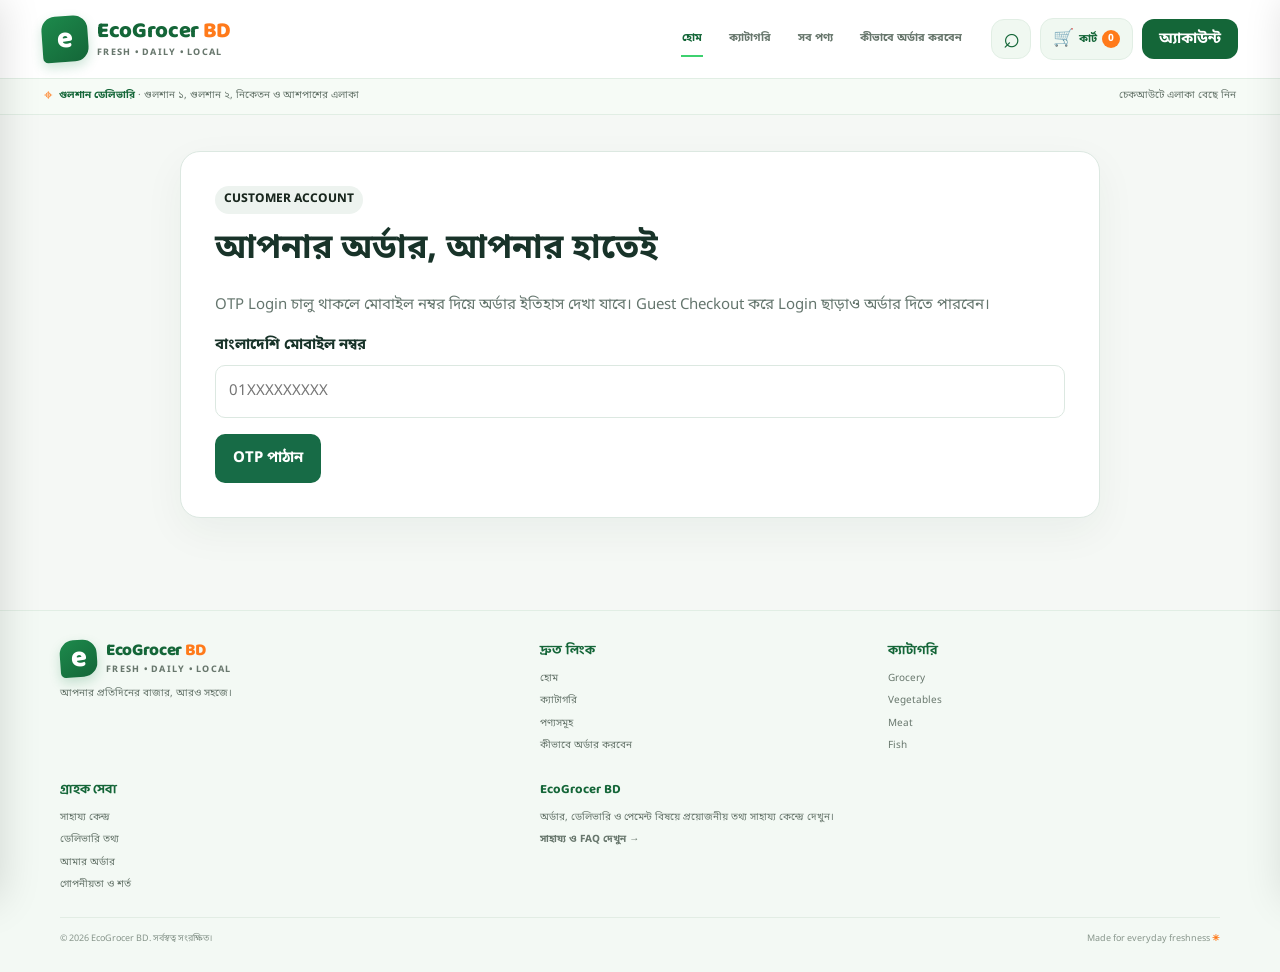
<file: account.html>
<!doctype html>
<html lang="bn">
<head>
  <meta charset="utf-8"><meta name="viewport" content="width=device-width, initial-scale=1, viewport-fit=cover">
  <meta name="theme-color" content="#146638">
  <meta name="description" content="EcoGrocer BD Customer Account — মোবাইল OTP দিয়ে Login করে অর্ডার দেখুন।">
  <title>আমার অ্যাকাউন্ট — EcoGrocer BD</title>
  <link rel="preconnect" href="https://fonts.googleapis.com"><link rel="preconnect" href="https://fonts.gstatic.com" crossorigin>
  <link href="https://fonts.googleapis.com/css2?family=Baloo+Da+2:wght@500;600;700;800&family=Hind+Siliguri:wght@400;500;600;700&family=Noto+Sans+Bengali:wght@400;500;600;700;800&display=swap" rel="stylesheet">
  <link rel="stylesheet" href="style.css?v=20261111-cart-page-v1">
  <style>
  .account-page { min-height:100vh; background:#f5f8f5; }
  .account-main { min-height:55vh; padding:36px 0 64px; }
  .account-wrap { width:min(920px,calc(100% - 28px)); margin:0 auto; }
  .account-wrap .panel { background:#fff; border:1px solid #dce8e1; border-radius:20px; padding:clamp(20px,4vw,34px); box-shadow:0 14px 42px rgba(24,51,41,.05); }
  .account-wrap h1 { margin:8px 0 6px; font-size:clamp(25px,4vw,34px); color:#183329; }
  .account-wrap h2 { font-size:20px; color:#183329; }
  .account-wrap .muted { color:#65766e; }
  .account-wrap .field { display:grid; gap:7px; margin:16px 0; color:#183329; }
  .account-wrap .field input { padding:13px; border:1px solid #dce8e1; border-radius:10px; width:100%; background:#fff; }
  .account-wrap .btn { border:0; border-radius:10px; padding:12px 18px; background:#176b46; color:#fff; font-weight:700; cursor:pointer; display:inline-flex; align-items:center; justify-content:center; text-decoration:none; }
  .account-wrap .btn.secondary { background:#fff; color:#183329; border:1px solid #dce8e1; }
  .account-wrap .status { margin-top:14px; padding:12px; border-radius:11px; background:#eef5ef; color:#65766e; }
  .account-wrap .status.error { background:#fff0ef; color:#a42e2e; }
  .account-wrap .status.success { background:#eaf7ee; color:#176b46; }
  .account-wrap .hidden { display:none!important; }
  .account-wrap .orders { display:grid; gap:12px; margin-top:20px; }
  .account-wrap .order { border:1px solid #dce8e1; border-radius:14px; padding:16px; background:#fff; }
  .account-wrap .order-head { display:flex; justify-content:space-between; gap:12px; flex-wrap:wrap; }
  .account-wrap .pill { display:inline-flex; background:#edf3ef; border-radius:30px; padding:4px 9px; font-size:12px; font-weight:700; }
  .account-wrap .items { font-size:14px; line-height:1.8; margin-top:8px; }
  .account-wrap .actions { display:flex; gap:10px; flex-wrap:wrap; margin-top:16px; }
  @media(max-width:560px) { .account-main { padding:20px 0 40px; } }
</style>
  <script src="order-config.js?v=20261111-supabase-catalogue-v1" defer></script>
  <script src="script.js?v=20261111-clean-product-urls-v1" defer></script>
  <script src="account.js?v=20261111-account-pages-static-v2" defer></script>
</head>
<body class="account-page">
  <a class="skip-link" href="#main-content">মূল কনটেন্টে যান</a>
  <header class="site-header">
    <div class="header-inner">
      <button class="icon-button menu-trigger" id="menu-open" type="button" aria-label="মেনু খুলুন" aria-controls="site-drawer" aria-expanded="false">
        <span class="hamburger" aria-hidden="true"><i></i><i></i><i></i></span>
      </button>

      <a class="brand" href="index.html#home" aria-label="EcoGrocer BD হোম">
        <span class="brand-mark" aria-hidden="true"><span>e</span></span>
        <span class="brand-copy">
          <strong>EcoGrocer <em>BD</em></strong>
          <small>Fresh • Daily • Local</small>
        </span>
      </a>

      <nav class="desktop-nav" aria-label="প্রধান নেভিগেশন">
        <a class="active" href="index.html#home">হোম</a>
        <a href="index.html#categories">ক্যাটাগরি</a>
        <a href="index.html#products">সব পণ্য</a>
        <a href="index.html#how-it-works">কীভাবে অর্ডার করবেন</a>
      </nav>

      <div class="header-actions">
        <a class="icon-button desktop-search-trigger" href="index.html#search-section" aria-label="পণ্য খুঁজুন">⌕</a>
        <button class="cart-button" id="cart-open" type="button" aria-label="কার্ট খুলুন">
          <span class="cart-symbol" aria-hidden="true">🛒</span>
          <span class="cart-label">কার্ট</span>
          <span class="cart-count" id="header-cart-count">0</span>
        </button>
        <a class="account-button" href="account.html" aria-current="page" style="text-decoration:none">অ্যাকাউন্ট</a>
      </div>
    </div>
  </header>
  <div class="delivery-strip">
    <div class="delivery-inner">
      <span class="delivery-pin" aria-hidden="true">⌖</span>
      <span><strong>গুলশান ডেলিভারি</strong> · গুলশান ১, গুলশান ২, নিকেতন ও আশপাশের এলাকা</span>
      <span class="delivery-note">চেকআউটে এলাকা বেছে নিন</span>
    </div>
  </div>
  <main id="main-content" class="account-main"><div class="account-wrap">
    <section class="panel" id="auth-panel">
      <span class="pill">CUSTOMER ACCOUNT</span><h1>আপনার অর্ডার, আপনার হাতেই</h1>
      <p class="muted">OTP Login চালু থাকলে মোবাইল নম্বর দিয়ে অর্ডার ইতিহাস দেখা যাবে। Guest Checkout করে Login ছাড়াও অর্ডার দিতে পারবেন।</p>
      <form id="phone-form">
        <label class="field"><strong>বাংলাদেশি মোবাইল নম্বর</strong><input id="phone" type="tel" inputmode="tel" autocomplete="tel" placeholder="01XXXXXXXXX" pattern="01[3-9][0-9]{8}" maxlength="11" required></label>
        <button class="btn" id="send-otp" type="submit">OTP পাঠান</button>
      </form>
      <form id="otp-form" class="hidden">
        <label class="field"><strong>SMS-এ পাওয়া ৬ সংখ্যার OTP</strong><input id="otp" inputmode="numeric" autocomplete="one-time-code" maxlength="6" pattern="[0-9]{6}" required></label>
        <div class="actions"><button class="btn" type="submit">Verify করে Login</button><button class="btn secondary" id="change-phone" type="button">নম্বর পরিবর্তন</button></div>
      </form>
      <div class="status hidden" id="auth-status" role="status"></div>
    </section>

    <section class="panel hidden" id="account-panel" style="margin-top:18px">
      <div class="order-head"><div><span class="pill">MY ACCOUNT</span><h2 style="margin:10px 0 3px">আমার অর্ডার</h2><p id="account-phone" class="muted"></p></div><button class="btn secondary" id="logout" type="button">Logout</button></div>
      <div id="orders" class="orders"><p class="muted">আপনার অর্ডার লোড হচ্ছে…</p></div>
      <div class="actions"><button class="btn secondary" id="refresh-orders" type="button">Refresh Orders</button><a class="btn" href="index.html#products" style="text-decoration:none">আরও পণ্য কিনুন</a></div>
      <div class="status hidden" id="account-status" role="status"></div>
    </section>
  </div></main>
  <footer class="site-footer" id="contact">
    <div class="footer-inner">
      <div class="footer-brand-block"><a class="brand footer-brand" href="index.html#home"><span class="brand-mark" aria-hidden="true"><span>e</span></span><span class="brand-copy"><strong>EcoGrocer <em>BD</em></strong><small>Fresh • Daily • Local</small></span></a><p>আপনার প্রতিদিনের বাজার, আরও সহজে।</p></div>
      <div class="footer-column"><h3>দ্রুত লিংক</h3><a href="index.html#home">হোম</a><a href="index.html#categories">ক্যাটাগরি</a><a href="index.html#products">পণ্যসমূহ</a><a href="index.html#how-it-works">কীভাবে অর্ডার করবেন</a></div>
      <div class="footer-column"><h3>ক্যাটাগরি</h3><a href="category.html?category=grocery">Grocery</a><a href="category.html?category=vegetables">Vegetables</a><a href="category.html?category=meat">Meat</a><a href="category.html?category=fish">Fish</a></div>
      <div class="footer-column"><h3>গ্রাহক সেবা</h3><a href="help.html">সাহায্য কেন্দ্র</a><a href="delivery.html">ডেলিভারি তথ্য</a><a href="account.html">আমার অর্ডার</a><a href="policies.html">গোপনীয়তা ও শর্ত</a></div><div class="footer-column footer-contact"><h3>EcoGrocer BD</h3><p>অর্ডার, ডেলিভারি ও পেমেন্ট বিষয়ে প্রয়োজনীয় তথ্য সাহায্য কেন্দ্রে দেখুন।</p><a class="footer-status" href="help.html">সাহায্য ও FAQ দেখুন →</a></div>
    </div>
    <div class="footer-bottom"><span>© <span id="current-year">2026</span> EcoGrocer BD. সর্বস্বত্ব সংরক্ষিত।</span><span>Made for everyday freshness <b>✳</b></span></div>
  </footer>
  <div class="drawer-scrim" id="drawer-scrim" hidden></div>
  <aside class="site-drawer" id="site-drawer" aria-label="সাইট মেনু" aria-hidden="true">
    <div class="drawer-head"><a class="brand" href="index.html#home"><span class="brand-mark"><span>e</span></span><span class="brand-copy"><strong>EcoGrocer <em>BD</em></strong><small>Fresh • Daily • Local</small></span></a><button class="icon-button" id="menu-close" type="button" aria-label="মেনু বন্ধ করুন">×</button></div>
    <div class="drawer-welcome"><span class="section-kicker">WELCOME</span><strong>আপনার বাজার শুরু হোক এখান থেকেই</strong></div>
    <nav class="drawer-nav">
      <a href="index.html#home"><span>⌂</span> হোম</a>
      <a href="index.html#categories"><span>▦</span> ক্যাটাগরি</a>
      <a href="index.html#search-section"><span>⌕</span> পণ্য সার্চ</a>
      <a href="index.html#products"><span>🛍</span> সব পণ্য</a>
      <a href="index.html#how-it-works"><span>ⓘ</span> কীভাবে অর্ডার করবেন</a>
      <a href="account.html"><span>♙</span> আমার অ্যাকাউন্ট</a>
    </nav>
    <div class="drawer-footer">EcoGrocer BD <span>Fresh • Daily • Local</span></div>
  </aside>
  <div class="panel-scrim" id="panel-scrim" hidden></div>
  <aside class="cart-drawer" id="cart-drawer" aria-label="আপনার শপিং কার্ট" aria-hidden="true">
    <div class="drawer-head"><div><span class="section-kicker">YOUR BASKET</span><h2>আপনার কার্ট</h2></div><button class="icon-button" id="cart-close" type="button" aria-label="কার্ট বন্ধ করুন">×</button></div>
    <div class="cart-items" id="cart-items"><div class="cart-empty"><span>🧺</span><strong>আপনার কার্ট এখনো খালি</strong><p>পছন্দের পণ্য কার্টে যোগ করুন।</p></div></div>
    <div class="cart-footer"><div class="cart-total-row"><span>সাবটোটাল</span><strong id="cart-subtotal">৳ ০</strong></div><a class="cart-full-link" href="cart.html">পূর্ণ কার্ট দেখুন →</a><p>ডেলিভারি চার্জ ও কুপন অর্ডার ফর্মে হিসাব হবে।</p><button class="button button-primary button-block" id="checkout-placeholder" type="button">ডেলিভারি ঠিকানা ও অর্ডার ফর্ম</button></div>
  </aside>
  <nav class="mobile-bottom-nav" aria-label="মোবাইল নেভিগেশন">
    <a class="bottom-link" href="index.html#home"><span class="bottom-icon">⌂</span><small>হোম</small></a>
    <a class="bottom-link" href="index.html#categories"><span class="bottom-icon">▦</span><small>ক্যাটাগরি</small></a>
    <a class="bottom-link" href="index.html#search-section"><span class="bottom-icon search-bottom-icon">⌕</span><small>সার্চ</small></a>
    <button class="bottom-link" type="button" id="bottom-cart-open"><span class="bottom-icon">🛒<i id="bottom-cart-count">0</i></span><small>কার্ট</small></button>
    <a class="bottom-link active" href="account.html" aria-current="page"><span class="bottom-icon">♙</span><small>অ্যাকাউন্ট</small></a>
  </nav>
  <div class="toast" id="toast" role="status" aria-live="polite"></div>
</body>
</html>
</file>
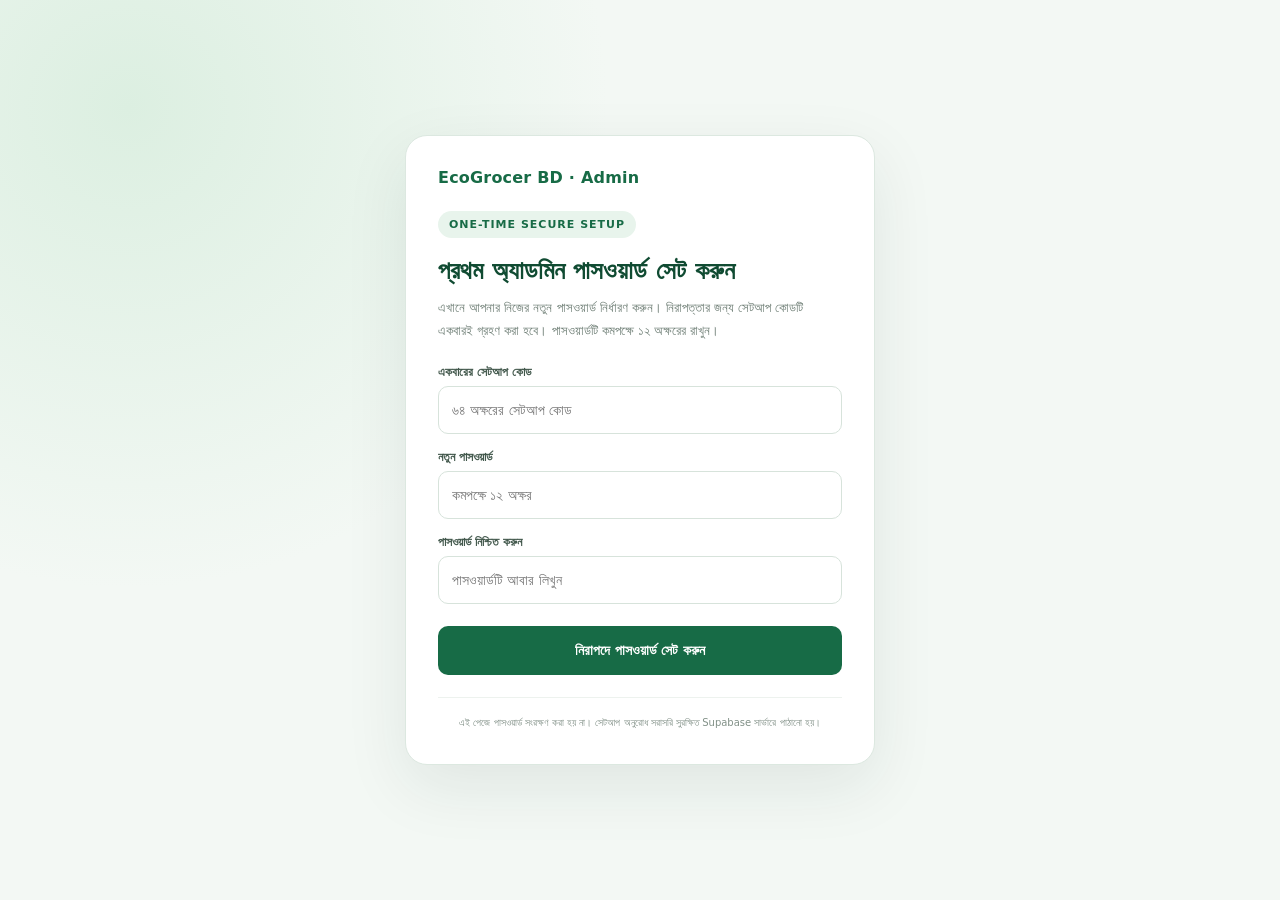
<file: admin-password-setup.html>
<!doctype html>
<html lang="bn">
<head>
  <meta charset="utf-8">
  <meta name="viewport" content="width=device-width, initial-scale=1">
  <meta name="theme-color" content="#176b46">
  <meta name="robots" content="noindex,nofollow,noarchive">
  <meta name="referrer" content="no-referrer">
  <title>Admin Password Setup — EcoGrocer BD</title>
  <style>
    :root{color-scheme:light;--green:#176b46;--dark:#104b32;--ink:#183329;--muted:#6d7d74;--line:#dce8e0;--bg:#f3f8f4}
    *{box-sizing:border-box}body{margin:0;min-height:100vh;background:radial-gradient(circle at 10% 12%,#dcefe1,transparent 30rem),var(--bg);color:var(--ink);font-family:system-ui,"Noto Sans Bengali",sans-serif;display:grid;place-items:center;padding:24px}
    .card{width:min(100%,470px);background:#fff;border:1px solid var(--line);border-radius:22px;padding:32px;box-shadow:0 22px 64px #18332916}
    .brand{font-weight:800;color:var(--green);letter-spacing:.2px}.eyebrow{display:inline-block;margin-top:24px;padding:7px 11px;border-radius:99px;background:#e8f4ec;color:var(--green);font-size:11px;font-weight:800;letter-spacing:1px}
    h1{font-size:25px;line-height:1.35;margin:16px 0 8px;color:var(--dark)}.intro{font-size:13px;line-height:1.8;color:var(--muted);margin:0 0 22px}
    label{display:block;font-size:12px;font-weight:800;margin:16px 0 7px;color:#42584c}
    input{width:100%;height:48px;border:1px solid #d7e3db;border-radius:10px;padding:0 13px;font:inherit;font-size:14px;outline:none}
    input:focus{border-color:#6eaa83;box-shadow:0 0 0 4px #176b4618}
    button{width:100%;height:49px;margin-top:22px;border:0;border-radius:10px;background:var(--green);color:#fff;font:inherit;font-size:14px;font-weight:800;cursor:pointer}
    button:disabled{opacity:.6;cursor:wait}.status{margin-top:16px;padding:12px;border-radius:10px;background:#f2f6f3;color:#52685c;font-size:12px;line-height:1.7}
    .status:empty,.hidden{display:none!important}.error{background:#fff0ef;color:#ad3c36}.success{background:#eaf6ed;color:#176b46}
    .back{display:inline-block;margin-top:18px;color:var(--green);font-size:13px;font-weight:700;text-decoration:none}
    .foot{border-top:1px solid #edf2ee;margin-top:22px;padding-top:16px;color:#819087;text-align:center;font-size:10px;line-height:1.8}
    @media(max-width:430px){.card{padding:24px 20px}h1{font-size:22px}}
  </style>
</head>
<body>
  <main class="card">
    <div class="brand">EcoGrocer BD · Admin</div>
    <div class="eyebrow">ONE-TIME SECURE SETUP</div>
    <h1>প্রথম অ্যাডমিন পাসওয়ার্ড সেট করুন</h1>
    <p class="intro">এখানে আপনার নিজের নতুন পাসওয়ার্ড নির্ধারণ করুন। নিরাপত্তার জন্য সেটআপ কোডটি একবারই গ্রহণ করা হবে। পাসওয়ার্ডটি কমপক্ষে ১২ অক্ষরের রাখুন।</p>

    <form id="setup-form">
      <label for="setup-code">একবারের সেটআপ কোড</label>
      <input id="setup-code" type="password" inputmode="text" autocomplete="off" autocapitalize="off" spellcheck="false" maxlength="64" placeholder="৬৪ অক্ষরের সেটআপ কোড" required>
      <label for="new-password">নতুন পাসওয়ার্ড</label>
      <input id="new-password" type="password" autocomplete="new-password" minlength="12" maxlength="128" placeholder="কমপক্ষে ১২ অক্ষর" required>
      <label for="confirm-password">পাসওয়ার্ড নিশ্চিত করুন</label>
      <input id="confirm-password" type="password" autocomplete="new-password" minlength="12" maxlength="128" placeholder="পাসওয়ার্ডটি আবার লিখুন" required>
      <button id="submit-button" type="submit">নিরাপদে পাসওয়ার্ড সেট করুন</button>
    </form>

    <div id="status" class="status" role="status" aria-live="polite"></div>
    <div id="success-panel" class="hidden">
      <div class="status success">আপনার অ্যাডমিন পাসওয়ার্ড সফলভাবে সেট হয়েছে। একবারের সেটআপ কোডটি এখন স্থায়ীভাবে নিষ্ক্রিয়।</div>
      <a class="back" href="./admin.html">অ্যাডমিন লগইন পেজে যান →</a>
    </div>
    <div class="foot">এই পেজে পাসওয়ার্ড সংরক্ষণ করা হয় না। সেটআপ অনুরোধ সরাসরি সুরক্ষিত Supabase সার্ভারে পাঠানো হয়।</div>
  </main>

  <script>
    (() => {
      "use strict";
      const SUPABASE_URL = "https://ucwaoytakqldicdtoran.supabase.co";
      const SUPABASE_PUBLISHABLE_KEY = "sb_publishable_wpp9kVHNg5pZeGRY0Eoxaw_iyyQez9Q";
      const FUNCTION_URL = SUPABASE_URL + "/functions/v1/admin-password-bootstrap";
      const form = document.getElementById("setup-form");
      const button = document.getElementById("submit-button");
      const status = document.getElementById("status");
      const successPanel = document.getElementById("success-panel");

      function show(message, kind) {
        status.textContent = message || "";
        status.className = "status" + (kind ? " " + kind : "");
      }

      form.addEventListener("submit", async (event) => {
        event.preventDefault();
        const setupCode = document.getElementById("setup-code").value.trim().toLowerCase();
        const password = document.getElementById("new-password").value;
        const confirmation = document.getElementById("confirm-password").value;

        if (!/^[0-9a-f]{64}$/.test(setupCode)) {
          show("সেটআপ কোডটি সঠিকভাবে লিখুন।", "error");
          return;
        }
        if (password.length < 12 || password.length > 128) {
          show("পাসওয়ার্ড কমপক্ষে ১২ এবং সর্বোচ্চ ১২৮ অক্ষরের হতে হবে।", "error");
          return;
        }
        if (password !== confirmation) {
          show("দুটি পাসওয়ার্ড এক নয়। আবার মিলিয়ে লিখুন।", "error");
          return;
        }

        button.disabled = true;
        button.textContent = "নিরাপদে যাচাই হচ্ছে…";
        show("সেটআপ কোড যাচাই করে পাসওয়ার্ড সেট করা হচ্ছে…", "");

        try {
          const response = await fetch(FUNCTION_URL, {
            method: "POST",
            headers: {
              "apikey": SUPABASE_PUBLISHABLE_KEY,
              "content-type": "application/json"
            },
            cache: "no-store",
            referrerPolicy: "no-referrer",
            body: JSON.stringify({ setupCode, password })
          });
          const result = await response.json().catch(() => ({}));
          if (!response.ok || result.success !== true) {
            throw new Error(result.error || "পাসওয়ার্ড সেট করা যায়নি। আবার চেষ্টা করুন।");
          }

          form.reset();
          form.classList.add("hidden");
          show("", "");
          successPanel.classList.remove("hidden");
        } catch (error) {
          show(error.message || "সার্ভারের সঙ্গে যোগাযোগ করা যায়নি। আবার চেষ্টা করুন।", "error");
          button.disabled = false;
          button.textContent = "নিরাপদে পাসওয়ার্ড সেট করুন";
        }
      });
    })();
  </script>
</body>
</html>
</file>
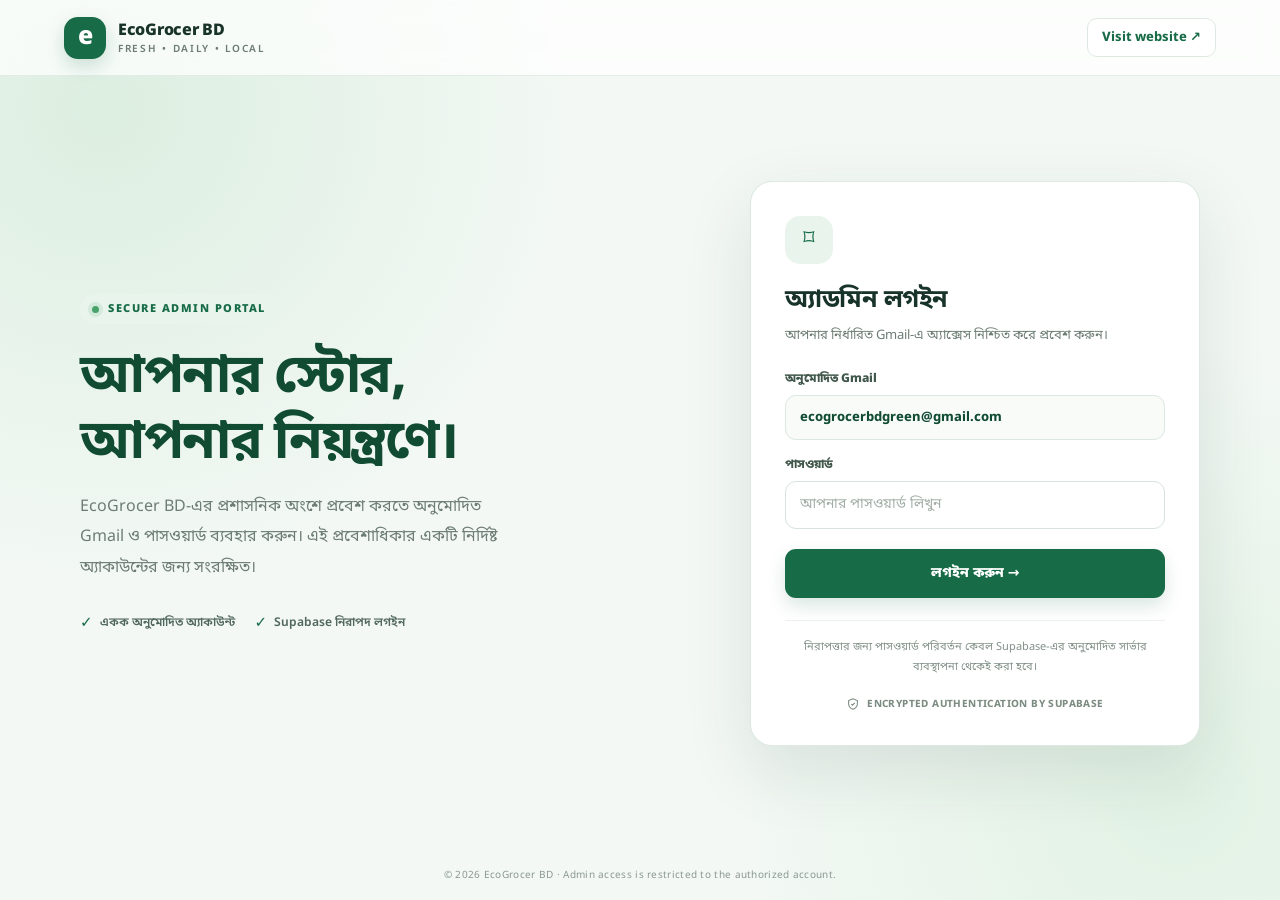
<file: admin.html>
<!doctype html>
<html lang="bn">
<head>
  <meta charset="utf-8">
  <meta name="viewport" content="width=device-width, initial-scale=1">
  <meta name="theme-color" content="#176b46">
  <meta name="robots" content="noindex,nofollow">
  <title>Admin Login — EcoGrocer BD</title>
  <link rel="preconnect" href="https://fonts.googleapis.com">
  <link rel="preconnect" href="https://fonts.gstatic.com" crossorigin>
  <link href="https://fonts.googleapis.com/css2?family=Hind+Siliguri:wght@400;500;600;700&family=Noto+Sans+Bengali:wght@400;500;600;700;800&display=swap" rel="stylesheet">
  <style>
    :root {
      color-scheme: light;
      --green: #176b46;
      --green-dark: #104b32;
      --green-soft: #e8f4ec;
      --ink: #183329;
      --muted: #6d7d74;
      --line: #dce8e0;
      --paper: #ffffff;
      --bg: #f3f8f4;
      --red: #ad3c36;
      --shadow: 0 24px 70px rgba(24, 51, 41, .11);
    }
    * { box-sizing: border-box; }
    body {
      min-width: 320px;
      min-height: 100vh;
      margin: 0;
      color: var(--ink);
      background:
        radial-gradient(circle at 8% 12%, rgba(201, 231, 209, .55), transparent 30rem),
        radial-gradient(circle at 92% 88%, rgba(216, 238, 220, .65), transparent 28rem),
        var(--bg);
      font-family: "Noto Sans Bengali", "Hind Siliguri", system-ui, sans-serif;
    }
    button, input { font: inherit; }
    button { cursor: pointer; }
    .page { min-height: 100vh; display: flex; flex-direction: column; }
    .topbar {
      height: 76px;
      padding: 0 clamp(18px, 5vw, 72px);
      display: flex;
      align-items: center;
      justify-content: space-between;
      border-bottom: 1px solid rgba(220, 232, 224, .8);
      background: rgba(255, 255, 255, .72);
      backdrop-filter: blur(14px);
    }
    .brand { display: flex; align-items: center; gap: 12px; text-decoration: none; color: inherit; }
    .brand-mark {
      width: 42px; height: 42px; display: grid; place-items: center;
      color: #fff; background: var(--green); border-radius: 14px;
      font-size: 25px; font-weight: 800; box-shadow: 0 7px 18px rgba(23, 107, 70, .2);
    }
    .brand-name { font-size: 16px; font-weight: 800; letter-spacing: -.3px; }
    .brand-caption { display: block; margin-top: 1px; color: var(--muted); font-size: 10px; font-weight: 600; letter-spacing: 1.7px; }
    .site-link {
      color: var(--green); text-decoration: none; font-size: 13px; font-weight: 700;
      padding: 10px 14px; border: 1px solid var(--line); border-radius: 10px; background: #fff;
    }
    .site-link:hover { border-color: #a9cdb4; background: #f8fcf9; }
    .layout {
      width: min(1120px, calc(100% - 40px));
      margin: auto;
      padding: 56px 0;
      display: grid;
      grid-template-columns: 1fr minmax(340px, 450px);
      gap: clamp(42px, 7vw, 92px);
      align-items: center;
    }
    .intro { max-width: 510px; padding: 12px 0; }
    .eyebrow {
      display: inline-flex; align-items: center; gap: 9px;
      color: var(--green); background: var(--green-soft);
      padding: 8px 12px; border-radius: 999px;
      font-size: 11px; font-weight: 800; letter-spacing: 1.5px;
    }
    .eyebrow-dot { width: 7px; height: 7px; border-radius: 50%; background: #48a36b; box-shadow: 0 0 0 4px rgba(72, 163, 107, .13); }
    .intro h1 {
      margin: 22px 0 14px; max-width: 490px;
      color: var(--green-dark); font-size: clamp(34px, 4.8vw, 54px);
      line-height: 1.22; letter-spacing: -1.5px;
    }
    .intro p { max-width: 430px; margin: 0; color: var(--muted); font-size: 16px; line-height: 1.9; }
    .trust-list { display: flex; flex-wrap: wrap; gap: 10px 20px; margin-top: 30px; color: #52685c; font-size: 12px; font-weight: 600; }
    .trust-list span { display: inline-flex; align-items: center; gap: 7px; }
    .check { color: var(--green); font-size: 15px; font-weight: 800; }
    .card {
      width: 100%; padding: 34px;
      border: 1px solid rgba(220, 232, 224, .95); border-radius: 22px;
      background: var(--paper); box-shadow: var(--shadow);
    }
    .card-icon {
      width: 48px; height: 48px; display: grid; place-items: center;
      color: var(--green); background: var(--green-soft); border-radius: 15px; font-size: 22px;
    }
    .card h2 { margin: 20px 0 7px; font-size: 25px; line-height: 1.35; letter-spacing: -.5px; }
    .card-copy { margin: 0 0 23px; color: var(--muted); font-size: 13px; line-height: 1.8; }
    .label { display: block; margin: 17px 0 8px; font-size: 12px; font-weight: 800; color: #42584c; }
    .account-email {
      padding: 13px 14px; border: 1px solid var(--line); border-radius: 11px;
      background: #f8fbf8; color: var(--green-dark); font-size: 13px; font-weight: 700;
      overflow-wrap: anywhere;
    }
    .input {
      width: 100%; min-height: 48px; padding: 12px 14px;
      border: 1px solid #d7e3db; border-radius: 11px; outline: none;
      background: #fff; color: var(--ink); font-size: 14px;
      transition: border-color .18s ease, box-shadow .18s ease;
    }
    .input:focus { border-color: #6eaa83; box-shadow: 0 0 0 4px rgba(23, 107, 70, .1); }
    .input::placeholder { color: #a1aea5; }
    .primary {
      width: 100%; min-height: 49px; margin-top: 20px; padding: 12px 16px;
      border: 0; border-radius: 11px; background: var(--green);
      color: #fff; font-size: 14px; font-weight: 800;
      box-shadow: 0 8px 18px rgba(23, 107, 70, .16);
      transition: background .18s ease, transform .18s ease;
    }
    .primary:hover { background: var(--green-dark); transform: translateY(-1px); }
    .primary:disabled { cursor: wait; opacity: .65; transform: none; }
.status {
      margin-top: 17px; padding: 12px 13px; border-radius: 10px;
      background: #f2f6f3; color: #596c60; font-size: 12px; line-height: 1.7;
    }
    .status.success { color: #176b46; background: #eaf6ed; }
    .status.error { color: var(--red); background: #fff0ef; }
    .status:empty { display: none; }
    .hidden { display: none !important; }
    .note {
      margin: 22px 0 0; padding-top: 17px; border-top: 1px solid #edf2ee;
      color: #819087; text-align: center; font-size: 11px; line-height: 1.8;
    }
    .security-line {
      display: flex; justify-content: center; align-items: center; gap: 7px;
      margin-top: 20px; color: #7c8c82; font-size: 10px; font-weight: 700; letter-spacing: .4px;
    }
    .security-line svg { width: 14px; height: 14px; }
    .footer {
      padding: 18px 20px; text-align: center; color: #8a9990;
      font-size: 10px; letter-spacing: .3px;
    }
    .layout.admin-mode { display: block; width: min(1200px, calc(100% - 40px)); padding: 38px 0; }
    .admin-dashboard { min-height: 430px; padding: clamp(24px, 5vw, 48px); border: 1px solid #e8ece9; border-radius: 18px; background: #fff; box-shadow: 0 12px 36px rgba(24, 51, 41, .05); }
    .dashboard-heading { margin: 0; color: #183329; font-size: clamp(27px, 4vw, 38px); line-height: 1.25; letter-spacing: -.8px; }
    .dashboard-subtitle { margin: 12px 0 0; color: #718078; font-size: 14px; line-height: 1.8; }
    .dashboard-topline { display: flex; justify-content: space-between; align-items: center; gap: 16px; margin-bottom: 34px; padding-bottom: 20px; border-bottom: 1px solid #edf1ee; }
    .dashboard-label { color: #176b46; font-size: 11px; font-weight: 800; letter-spacing: 1.5px; }
    .dashboard-welcome { max-width: 760px; padding: 34px 0; }
    .dashboard-status { display: inline-flex; align-items: center; gap: 8px; margin-top: 26px; padding: 9px 13px; border-radius: 999px; background: #eff8f1; color: #176b46; font-size: 12px; font-weight: 700; }
    .dashboard-status-dot { width: 7px; height: 7px; border-radius: 50%; background: #35a264; }
    .dashboard-logout { width: auto; min-width: 100px; margin: 0; padding: 10px 16px; }
    @media (max-width: 600px) { .layout.admin-mode { width: calc(100% - 28px); padding: 24px 0; } .dashboard-topline { align-items: flex-start; } .dashboard-logout { min-width: auto; } }
    .success-box {
      margin-top: 17px; padding: 18px; border: 1px solid #d7ebdc;
      border-radius: 14px; background: #f5fbf6; text-align: center;
    }
    .success-mark {
      width: 48px; height: 48px; margin: 0 auto 12px; display: grid; place-items: center;
      border-radius: 50%; background: #dff1e4; color: var(--green); font-size: 24px; font-weight: 800;
    }
    .success-box h3 { margin: 0 0 7px; font-size: 18px; }
    .success-box p { margin: 0; color: var(--muted); font-size: 12px; line-height: 1.8; }
    .secondary {
      width: 100%; min-height: 45px; margin-top: 18px; border: 1px solid var(--line);
      border-radius: 10px; background: white; color: var(--ink); font-weight: 800; font-size: 13px;
    }
    .secondary:hover { background: #f7faf7; }
    @media (max-width: 780px) {
      .topbar { height: 68px; }
      .layout { width: min(480px, calc(100% - 28px)); padding: 38px 0 28px; grid-template-columns: 1fr; gap: 24px; }
      .intro { padding: 0 5px; }
      .intro h1 { margin: 16px 0 8px; font-size: clamp(27px, 7vw, 37px); }
      .intro p { font-size: 13px; line-height: 1.75; }
      .trust-list { margin-top: 15px; }
      .card { padding: 26px 22px; border-radius: 18px; }
    }
    @media (max-width: 390px) {
      .brand-name { font-size: 14px; }
      .site-link { padding: 8px 10px; font-size: 11px; }
      .card { padding: 23px 18px; }
    }

    .dashboard-user{margin-top:5px;color:#78867e;font-size:12px}
    .admin-shell{display:grid;grid-template-columns:205px minmax(0,1fr);gap:28px}
    .admin-sidebar{display:flex;flex-direction:column;gap:7px}
    .admin-nav{display:flex;align-items:center;gap:11px;padding:13px 14px;border:0;border-radius:10px;background:transparent;color:#56675d;text-align:left;font-size:14px;font-weight:700}
    .admin-nav:hover,.admin-nav.active{background:#edf6ef;color:#176b46}.admin-nav b{margin-left:auto;font-size:11px}
    .admin-content{min-width:0}.panel-title-row{display:flex;justify-content:space-between;align-items:flex-start;gap:16px;margin-bottom:24px}
    .panel-title-row .dashboard-heading{margin-top:8px}.admin-refresh,.text-action{border:1px solid #dce8e0;background:#fff;color:#176b46;border-radius:9px;padding:9px 13px;font-size:12px;font-weight:800;cursor:pointer}
    .admin-stats{display:grid;grid-template-columns:repeat(4,minmax(0,1fr));gap:13px;margin:24px 0}
    .stat-card,.admin-section-card{border:1px solid #e7eee9;border-radius:13px;background:#fff;padding:18px}
    .stat-card span,.stat-card small{display:block;color:#748279;font-size:11px}.stat-card strong{display:block;margin:9px 0 4px;color:#183329;font-size:28px}
    .admin-section-card{margin-top:20px}.section-card-head{display:flex;justify-content:space-between;align-items:center;gap:12px;margin-bottom:12px}.section-card-head h2{margin:0;font-size:17px}.section-card-head p{margin:4px 0 0;color:#87938c;font-size:11px}
    .admin-toolbar{display:flex;gap:10px;margin:0 0 15px}.admin-search,.admin-select,.product-edit-input{min-height:40px;border:1px solid #dce8e0;border-radius:8px;padding:8px 11px;background:#fff;color:#183329;font:inherit;font-size:12px}.admin-search{flex:1;min-width:150px}.admin-select{min-width:150px}.toolbar-note{align-self:center;color:#7b8980;font-size:11px}
    .admin-table-wrap{overflow:auto;border:1px solid #e7eee9;border-radius:11px;background:#fff}
    .admin-table{width:100%;border-collapse:collapse;min-width:650px;font-size:12px}.admin-table th,.admin-table td{padding:12px 13px;border-bottom:1px solid #edf1ee;text-align:left;vertical-align:middle}.admin-table th{background:#f7faf7;color:#65746b;font-size:10px;white-space:nowrap}.admin-table tr:last-child td{border-bottom:0}
    .admin-table td strong{display:block;color:#20372b}.cell-sub{display:block;margin-top:4px;color:#89958d;font-size:10px}.status-pill{display:inline-block;padding:5px 8px;border-radius:20px;background:#f0f4f1;color:#53645a;font-size:10px;font-weight:800}.status-pill.pending{background:#fff5df;color:#8c6416}.status-pill.delivered{background:#eaf6ed;color:#176b46}.status-pill.cancelled{background:#fff0ef;color:#ad3c36}
    .row-action{border:1px solid #dce8e0;border-radius:7px;padding:6px 8px;background:#fff;color:#176b46;font-size:10px;font-weight:800;cursor:pointer}
    .admin-empty{padding:24px;text-align:center;color:#829087;font-size:12px}.admin-feedback{margin-top:14px;color:#176b46;font-size:12px}.admin-feedback.error{color:#ad3c36}
    .product-edit-input{width:88px;min-width:72px}.product-save{white-space:nowrap}.product-active{accent-color:#176b46}
    @media(max-width:850px){.admin-shell{grid-template-columns:1fr;gap:16px}.admin-sidebar{flex-direction:row;overflow:auto}.admin-nav{white-space:nowrap}.admin-stats{grid-template-columns:repeat(2,minmax(0,1fr))}}
    @media(max-width:560px){.panel-title-row{flex-direction:column}.admin-toolbar{flex-direction:column}.admin-select{width:100%}.admin-stats{gap:9px}.stat-card{padding:14px}.stat-card strong{font-size:24px}.dashboard-topline{align-items:center}}
\n  
    .overview-toolbar{justify-content:flex-end;align-items:center;margin:18px 0 8px}
    .admin-stats-secondary .stat-card strong{font-size:24px}
    .order-cards{display:grid;grid-template-columns:repeat(2,minmax(0,1fr));gap:12px}
    .order-card{border:1px solid #e5ede7;border-radius:13px;padding:16px;background:#fff;min-width:0}
    .order-card-top,.order-card-line{display:flex;justify-content:space-between;align-items:flex-start;gap:10px}
    .order-card-top{margin-bottom:13px}.order-card-name{font-weight:800;color:#20372b;font-size:14px}
    .order-card-line{padding:7px 0;border-top:1px solid #f0f3f1;font-size:12px}.order-card-line span:first-child{color:#7b8980}.order-card-line strong{text-align:right;overflow-wrap:anywhere}
    .order-card-actions{display:flex;gap:8px;margin-top:12px}.order-card-actions button{flex:1}
    .order-modal{position:fixed;inset:0;z-index:50;display:grid;place-items:center;padding:16px}
    .order-modal-backdrop{position:absolute;inset:0;background:rgba(14,35,25,.56);backdrop-filter:blur(3px)}
    .order-modal-card{position:relative;width:min(680px,100%);max-height:min(88vh,850px);overflow:auto;padding:22px;border-radius:18px;background:#fff;box-shadow:0 25px 80px rgba(0,0,0,.2)}
    .order-modal-head{display:flex;justify-content:space-between;align-items:flex-start;gap:12px;padding-bottom:16px;border-bottom:1px solid #edf1ee;margin-bottom:16px}
    .order-modal-head h2{margin:7px 0 0;font-size:21px}.modal-close{width:38px;height:38px;border:1px solid #e2eae4;border-radius:10px;background:#fff;font-size:24px;color:#53645a}
    .detail-grid{display:grid;grid-template-columns:repeat(2,minmax(0,1fr));gap:10px}
    .detail-box{padding:12px;border:1px solid #e9efeb;border-radius:10px;min-width:0}.detail-box small{display:block;color:#7b8980;font-size:10px;margin-bottom:5px}.detail-box strong{display:block;color:#20372b;font-size:13px;overflow-wrap:anywhere}
    .detail-heading{font-size:14px;margin:20px 0 10px}.detail-items{width:100%;border-collapse:collapse;font-size:12px}.detail-items td{padding:9px 4px;border-bottom:1px solid #edf1ee}.detail-items td:last-child{text-align:right;font-weight:700}
    .payment-note{margin-top:10px;padding:11px;border-radius:9px;background:#f4f8f5;color:#5f7066;font-size:11px;line-height:1.7}
    .order-card-controls{display:grid;grid-template-columns:1fr 1fr;align-items:end}
    .control-label{display:flex;flex-direction:column;gap:5px;min-width:0;color:#6d7d74;font-size:10px;font-weight:600}
    .control-label .admin-select{width:100%;min-width:0;font-size:11px;padding:9px 7px}
    .order-card-controls button{min-height:38px}
    @media(max-width:650px){.order-cards{grid-template-columns:1fr}.order-modal{padding:8px;align-items:end}.order-modal-card{max-height:92vh;padding:17px;border-radius:18px 18px 10px 10px}.detail-grid{grid-template-columns:1fr 1fr}.admin-table{min-width:620px}}
    @media(max-width:380px){.detail-grid{grid-template-columns:1fr}.overview-toolbar{justify-content:space-between}}
  
/* Polished responsive admin workspace */
.layout.admin-mode{width:min(1440px,calc(100% - 36px));max-width:1440px;padding:22px 0 38px}
.admin-dashboard{padding:clamp(18px,3vw,38px);border:1px solid #e4ece6;border-radius:22px;background:linear-gradient(145deg,#fff,#fbfdfb);box-shadow:0 20px 60px rgba(24,51,41,.08)}
.dashboard-topline{align-items:center;margin-bottom:24px}
.admin-shell{grid-template-columns:205px minmax(0,1fr);gap:25px}
.admin-sidebar{position:sticky;top:16px;align-self:start;min-height:400px;padding:12px;border:1px solid #e8eee9;border-radius:15px;background:#fbfdfb}
.admin-nav{min-height:45px;padding:11px;border-radius:10px;font-size:13px}
.admin-nav.active{background:#eaf5ed;box-shadow:inset 3px 0 #176b46;color:#145b3b}
.panel-title-row{align-items:center;margin-bottom:17px}
.dashboard-heading{font-size:clamp(26px,3vw,36px);letter-spacing:-1px}
.dashboard-subtitle{margin-top:7px;font-size:13px}
.admin-refresh,.text-action{min-height:38px;border-radius:10px}
.overview-toolbar{justify-content:flex-end;align-items:center;margin:17px 0 8px}
.stats-heading{display:flex;align-items:center;gap:9px;margin:20px 0 0;color:#294536;font-size:13px;font-weight:900}
.admin-stats{gap:11px;margin:11px 0 17px}
.stat-card{min-height:116px;padding:16px;border-radius:14px;box-shadow:0 4px 15px #18332908}
.stat-card span{font-size:10px;font-weight:700}.stat-card strong{font-size:clamp(21px,2vw,28px)}.stat-card small{font-size:9px}
.admin-section-card{margin-top:20px;padding:18px;border-radius:15px;box-shadow:0 5px 18px #18332908}
.call-link{color:#176b46!important;text-decoration:none!important;font-weight:800!important}
.call-action{display:inline-flex;align-items:center;justify-content:center;gap:6px;margin-top:7px;padding:7px 10px;border:1px solid #cfe5d5;border-radius:8px;background:#f1faf3;color:#176b46;text-decoration:none;font-size:10px;font-weight:800}
@media(max-width:900px){.admin-shell{grid-template-columns:1fr;gap:13px}.admin-sidebar{position:static;min-height:0;flex-direction:row;align-items:center;padding:7px;overflow-x:auto}.admin-nav{flex:1;justify-content:center;white-space:nowrap}}
@media(max-width:650px){.layout.admin-mode{width:calc(100% - 16px);padding:9px 0 20px}.admin-dashboard{padding:14px 10px;border-radius:16px}.dashboard-topline{gap:8px;margin-bottom:14px;padding-bottom:13px}.admin-shell{gap:11px}.admin-sidebar{gap:4px}.admin-nav{gap:5px;padding:9px 7px;font-size:11px}.panel-title-row{flex-direction:row;align-items:center;gap:7px}.panel-title-row .dashboard-heading{font-size:23px}.dashboard-subtitle{max-width:250px;font-size:10px;line-height:1.55}.admin-refresh{padding:8px;font-size:9px;white-space:nowrap}.overview-toolbar{flex-direction:row;justify-content:space-between}.overview-toolbar .admin-select{width:auto;min-width:130px}.admin-stats{grid-template-columns:repeat(2,minmax(0,1fr));gap:7px;margin:9px 0 14px}.stat-card{min-height:100px;padding:11px 9px}.stat-card span{font-size:9px}.stat-card strong{font-size:20px}.stat-card small{font-size:8px}.admin-section-card{margin-top:13px;padding:11px}.order-cards{grid-template-columns:1fr}.order-card{padding:12px}.admin-toolbar{flex-direction:column}.admin-search,.admin-toolbar .admin-select{width:100%;min-width:0}.order-modal{padding:7px;align-items:end}.order-modal-card{max-height:92vh;padding:15px;border-radius:16px 16px 8px 8px}}
@media(max-width:370px){.panel-title-row .dashboard-heading{font-size:21px}.dashboard-subtitle{max-width:200px}.admin-refresh{font-size:8px;padding:7px}.overview-toolbar .admin-select{min-width:120px}}


/* Mobile order browsing and modal usability */
#recent-orders,
#orders-table{
  max-height: min(76vh, 900px);
  overflow-y: auto;
  overflow-x: hidden;
  overscroll-behavior: contain;
  scrollbar-gutter: stable;
  -webkit-overflow-scrolling: touch;
}
#recent-orders .order-cards,
#orders-table .order-cards{padding:2px}
.order-modal{overscroll-behavior:contain}
.order-modal-card{
  display:flex;
  flex-direction:column;
  overflow:hidden;
  overscroll-behavior:contain;
}
.order-modal-head{
  position:sticky;
  top:0;
  z-index:2;
  flex:0 0 auto;
  background:#fff;
}
#order-modal-body{
  min-height:0;
  overflow-y:auto;
  overscroll-behavior:contain;
  -webkit-overflow-scrolling:touch;
  padding-bottom:4px;
}
.call-link,.call-action{
  -webkit-tap-highlight-color:rgba(23,107,70,.14);
  touch-action:manipulation;
}
.call-link{display:inline-block;padding:3px 0}
@media(max-width:650px){
  #recent-orders,#orders-table{max-height:72vh;overflow-y:auto}
  .order-modal{height:100dvh;max-height:100dvh;padding:7px}
  .order-modal-card{width:100%;height:min(92dvh,900px);max-height:92dvh;min-height:0}
  #order-modal-body{flex:1 1 auto}
  .order-modal-head h2{font-size:18px}
  .detail-box{padding:10px}
  .order-card-actions{flex-wrap:wrap}
  .order-card-actions>*{min-height:38px}
}


/* Address editor and print-ready order sheet */
.address-editor{margin:16px 0;padding:15px;border:1px solid #dfeae2;border-radius:13px;background:#fbfdfb}
.address-editor-head{display:flex;justify-content:space-between;align-items:center;gap:12px;margin-bottom:12px}
.address-editor-head h3{margin:0;color:#20372b;font-size:15px}.address-editor-head p{margin:4px 0 0;color:#77857c;font-size:11px;line-height:1.5}
.address-current{display:grid;grid-template-columns:repeat(2,minmax(0,1fr));gap:9px}
.address-current>div{padding:9px 10px;background:#fff;border:1px solid #e9efeb;border-radius:9px;min-width:0}
.address-current small{display:block;color:#7b8980;font-size:10px;margin-bottom:4px}.address-current strong{display:block;color:#20372b;font-size:12px;overflow-wrap:anywhere}
.address-form{display:grid;grid-template-columns:repeat(2,minmax(0,1fr));gap:10px;margin-top:12px;padding-top:12px;border-top:1px solid #e4ece6}
.address-form label{display:flex;flex-direction:column;gap:5px;color:#596b60;font-size:11px;font-weight:700}
.address-form input{width:100%;min-width:0;padding:10px;border:1px solid #dce7df;border-radius:8px;font:inherit;color:#20372b;background:#fff}
.address-form-actions{grid-column:1/-1;display:flex;gap:8px}.address-save{background:#176b46!important;color:#fff!important;border-color:#176b46!important}.address-cancel{background:#fff!important}
.order-modal-tools{display:flex;align-items:center;gap:8px;flex-shrink:0}.print-order-button{white-space:nowrap}
@media(max-width:520px){.address-current,.address-form{grid-template-columns:1fr}.address-editor{padding:11px}.address-editor-head{align-items:flex-start}.address-editor-head .row-action{font-size:10px;padding:8px;white-space:nowrap}.order-modal-tools{gap:5px}.print-order-button{font-size:10px;padding:8px}}
@media print{
  @page{size:A4;margin:14mm}
  body.print-order-mode *{visibility:hidden!important}
  body.print-order-mode #order-modal,body.print-order-mode #order-modal *{visibility:visible!important}
  body.print-order-mode #order-modal{position:static!important;display:block!important;inset:auto!important;height:auto!important;padding:0!important;background:#fff!important}
  body.print-order-mode .order-modal-backdrop,body.print-order-mode .modal-close,body.print-order-mode .print-order-button,body.print-order-mode .address-editor-head button,body.print-order-mode .address-form{display:none!important}
  body.print-order-mode .order-modal-card{position:static!important;width:100%!important;max-width:none!important;max-height:none!important;height:auto!important;overflow:visible!important;padding:0!important;border:0!important;box-shadow:none!important;border-radius:0!important}
  body.print-order-mode .order-modal-head{position:static!important;border-bottom:1px solid #ccd8cf;margin-bottom:14px;padding-bottom:10px}
  body.print-order-mode #order-modal-body{overflow:visible!important;max-height:none!important}
  body.print-order-mode .address-editor,body.print-order-mode .detail-box,body.print-order-mode .address-current>div{break-inside:avoid}
  body.print-order-mode .address-editor{background:#fff!important}
  body.print-order-mode .payment-note{color:#333!important;background:#f5f5f5!important}
}
</style>
  <script type="module" src="admin.js?v=20261111-address-edit-print-1"></script>
</head>
<body>
  <div class="page">
    <header class="topbar">
      <a class="brand" href="./" aria-label="EcoGrocer BD home">
        <span class="brand-mark">e</span>
        <span><span class="brand-name">EcoGrocer BD</span><span class="brand-caption">FRESH • DAILY • LOCAL</span></span>
      </a>
      <a class="site-link" href="./">Visit website ↗</a>
    </header>

    <main class="layout">
      <section class="intro" id="login-intro" aria-label="Admin portal introduction">
        <span class="eyebrow"><span class="eyebrow-dot"></span> SECURE ADMIN PORTAL</span>
        <h1>আপনার স্টোর, আপনার নিয়ন্ত্রণে।</h1>
        <p>EcoGrocer BD-এর প্রশাসনিক অংশে প্রবেশ করতে অনুমোদিত Gmail ও পাসওয়ার্ড ব্যবহার করুন। এই প্রবেশাধিকার একটি নির্দিষ্ট অ্যাকাউন্টের জন্য সংরক্ষিত।</p>
        <div class="trust-list">
          <span><b class="check">✓</b> একক অনুমোদিত অ্যাকাউন্ট</span>
          <span><b class="check">✓</b> Supabase নিরাপদ লগইন</span>
        </div>
      </section>

      <section class="card" id="login-view">
        <div class="card-icon" aria-hidden="true">⌑</div>
        <h2>অ্যাডমিন লগইন</h2>
        <p class="card-copy">আপনার নির্ধারিত Gmail-এ অ্যাক্সেস নিশ্চিত করে প্রবেশ করুন।</p>
        <form id="login-form">
          <label class="label" for="admin-email">অনুমোদিত Gmail</label>
          <div class="account-email" id="admin-email">ecogrocerbdgreen@gmail.com</div>
          <label class="label" for="admin-password">পাসওয়ার্ড</label>
          <input class="input" id="admin-password" name="password" type="password" autocomplete="current-password" placeholder="আপনার পাসওয়ার্ড লিখুন" required minlength="8">
          <button class="primary" id="login-button" type="submit">লগইন করুন <span aria-hidden="true">→</span></button>
        </form>
<div class="status" id="login-status" role="status" aria-live="polite"></div>
        <p class="note">নিরাপত্তার জন্য পাসওয়ার্ড পরিবর্তন কেবল Supabase-এর অনুমোদিত সার্ভার ব্যবস্থাপনা থেকেই করা হবে।</p>
        <div class="security-line">
          <svg viewBox="0 0 24 24" fill="none" stroke="currentColor" stroke-width="1.8" aria-hidden="true"><path d="M12 3 4.5 6v5.5c0 4.7 3.1 7.8 7.5 9.5 4.4-1.7 7.5-4.8 7.5-9.5V6L12 3Z"/><path d="m9 12 2 2 4-4"/></svg>
          ENCRYPTED AUTHENTICATION BY SUPABASE
        </div>
      </section>

<section class="admin-dashboard hidden" id="success-view" aria-label="Admin dashboard">
  <div class="dashboard-topline">
    <div><div class="dashboard-label">ECOGROCER BD · ADMIN</div><div class="dashboard-user">STORE MANAGEMENT</div></div>
    <button class="secondary dashboard-logout" id="logout-button" type="button">লগআউট</button>
  </div>
  <div class="admin-shell">
    <aside class="admin-sidebar" aria-label="অ্যাডমিন মেনু">
      <button class="admin-nav active" data-panel="overview" type="button">▦ <span>Overview</span></button>
      <button class="admin-nav" data-panel="orders" type="button">▤ <span>অর্ডার</span><b id="nav-order-count">0</b></button>
    </aside>
    <div class="admin-content">
      <section class="admin-panel" id="panel-overview">
        <div class="panel-title-row"><div><span class="dashboard-label">STORE OVERVIEW</span><h1 class="dashboard-heading">Good to see you.</h1><p class="dashboard-subtitle">Track orders, payments and store performance in one place.</p></div><button class="admin-refresh" id="refresh-dashboard" type="button">↻ Refresh</button></div>
        <div class="admin-toolbar overview-toolbar">
          <label class="toolbar-note" for="overview-period">REPORTING PERIOD</label>
          <select id="overview-period" class="admin-select"><option value="all">All time</option><option value="today">Today</option><option value="7">Last 7 days</option><option value="30">Last 30 days</option><option value="month">This month</option></select>
        </div>
        <div class="admin-stats">
          <article class="stat-card"><span>Total orders</span><strong id="stat-orders">—</strong><small>Orders in selected period</small></article>
          <article class="stat-card"><span>Order value</span><strong id="stat-order-value">—</strong><small>Excludes cancelled & refunded</small></article>
          <article class="stat-card"><span>Paid & verified</span><strong id="stat-paid">—</strong><small>Payment status: Paid</small></article>
          <article class="stat-card"><span>Due / verification</span><strong id="stat-unpaid">—</strong><small>Unpaid or pending verification</small></article>
        </div>
        <div class="admin-stats admin-stats-secondary">
          <article class="stat-card"><span>New / pending</span><strong id="stat-pending">—</strong><small>Awaiting action</small></article>
          <article class="stat-card"><span>Delivered</span><strong id="stat-delivered">—</strong><small>Delivered</small></article>
          <article class="stat-card"><span>Cancelled</span><strong id="stat-cancelled">—</strong><small>Cancelled</small></article>
          <article class="stat-card"><span>Total orders রেকর্ড</span><strong id="stat-all-orders">—</strong><small>Total saved in database</small></article>
        </div>
        <div class="admin-section-card"><div class="section-card-head"><div><h2>Recent orders</h2><p>Latest 6 customer orders</p></div><button class="text-action" data-go-panel="orders" type="button">View all orders →</button></div><div id="recent-orders" class="admin-table-wrap"><p class="admin-empty">ডেটা লোড হচ্ছে…</p></div></div>
      </section>
      <section class="admin-panel hidden" id="panel-orders">
        <div class="panel-title-row"><div><span class="dashboard-label">ORDER MANAGEMENT</span><h1 class="dashboard-heading">Orders</h1><p class="dashboard-subtitle">Review customer details, delivery information and update order or payment status.</p></div><button class="admin-refresh" data-refresh="orders" type="button">↻ Refresh</button></div>
        <div class="admin-toolbar"><input id="order-search" class="admin-search" type="search" placeholder="Search order ID, customer name, phone or transaction ID"><select id="order-filter" class="admin-select"><option value="all">All statuses</option><option value="pending">Pending</option><option value="confirmed">Confirmed</option><option value="processing">Processing</option><option value="out_for_delivery">Out for delivery</option><option value="delivered">Delivered</option><option value="cancelled">Cancelled</option><option value="refunded">Refunded</option></select></div>
        <div id="orders-table" class="admin-table-wrap"><p class="admin-empty">অর্ডার লোড হচ্ছে…</p></div>
      </section>
      <div class="admin-feedback" id="admin-feedback" role="status" aria-live="polite"></div>
    </div>
  </div>
</section>
    <div class="order-modal hidden" id="order-modal" role="dialog" aria-modal="true" aria-labelledby="order-modal-title">
      <div class="order-modal-backdrop" data-close-modal></div>
      <div class="order-modal-card">
        <div class="order-modal-head"><div><span class="dashboard-label">ORDER DETAILS</span><h2 id="order-modal-title">অর্ডারের বিস্তারিত</h2></div><div class="order-modal-tools"><button class="row-action print-order-button" type="button" data-print-order>⎙ প্রিন্ট / PDF</button><button class="modal-close" type="button" data-close-modal aria-label="বন্ধ করুন">×</button></div></div>
        <div id="order-modal-body"></div>
      </div>
    </div>
    </main>

    <footer class="footer">© 2026 EcoGrocer BD · Admin access is restricted to the authorized account.</footer>
  </div>
</body>
</html>
</file>
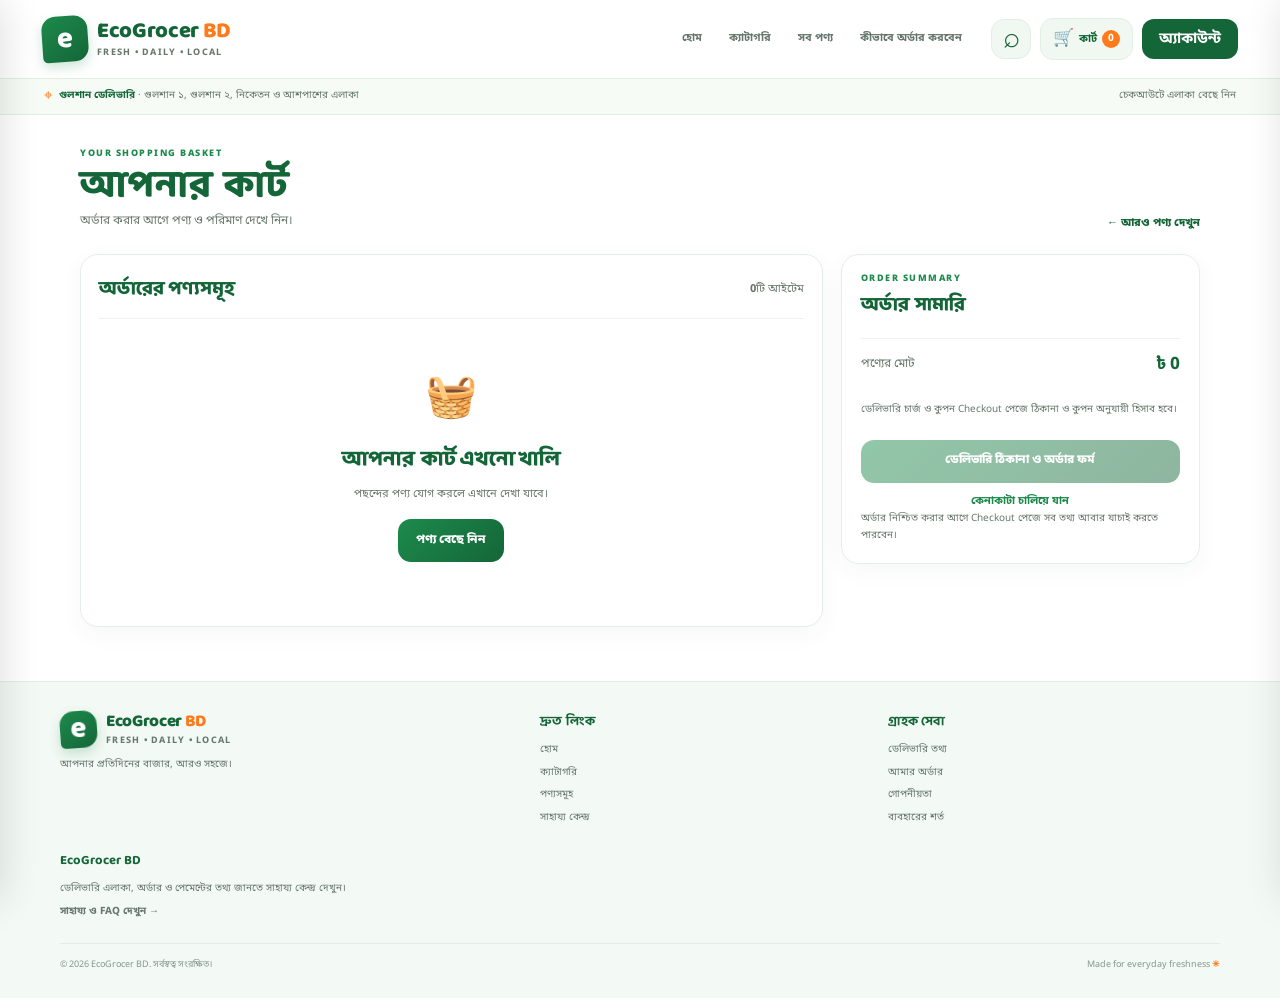
<file: cart.html>
<!doctype html>
<html lang="bn">
<head>
  <meta charset="utf-8">
  <meta name="viewport" content="width=device-width, initial-scale=1, viewport-fit=cover">
  <meta name="theme-color" content="#146638">
  <meta name="description" content="EcoGrocer BD — আপনার বাজারের পণ্য ও পরিমাণ যাচাই করুন।">
  <title>আপনার কার্ট — EcoGrocer BD</title>
  <link rel="preconnect" href="https://fonts.googleapis.com">
  <link rel="preconnect" href="https://fonts.gstatic.com" crossorigin>
  <link href="https://fonts.googleapis.com/css2?family=Baloo+Da+2:wght@500;600;700;800&family=Hind+Siliguri:wght@400;500;600;700&family=Noto+Sans+Bengali:wght@400;500;600;700;800&display=swap" rel="stylesheet">
  <link rel="stylesheet" href="style.css?v=20261111-cart-page-v1">
  <script src="order-config.js?v=20261111-supabase-catalogue-v1" defer></script>
  <script src="script.js?v=20261111-clean-product-urls-v1" defer></script>
</head>
<body class="cart-page-mode">
  <a class="skip-link" href="#main-content">মূল কনটেন্টে যান</a>

  <header class="site-header">
    <div class="header-inner">
      <button class="icon-button menu-trigger" id="menu-open" type="button" aria-label="মেনু খুলুন" aria-controls="site-drawer" aria-expanded="false">
        <span class="hamburger" aria-hidden="true"><i></i><i></i><i></i></span>
      </button>
      <a class="brand" href="index.html#home" aria-label="EcoGrocer BD হোম">
        <span class="brand-mark" aria-hidden="true"><span>e</span></span>
        <span class="brand-copy"><strong>EcoGrocer <em>BD</em></strong><small>Fresh • Daily • Local</small></span>
      </a>
      <nav class="desktop-nav" aria-label="প্রধান নেভিগেশন">
        <a href="index.html#home">হোম</a>
        <a href="index.html#categories">ক্যাটাগরি</a>
        <a href="index.html#products">সব পণ্য</a>
        <a href="index.html#how-it-works">কীভাবে অর্ডার করবেন</a>
      </nav>
      <div class="header-actions">
        <a class="icon-button desktop-search-trigger" href="index.html#search-section" aria-label="পণ্য খুঁজুন">⌕</a>
        <button class="cart-button" id="cart-open" type="button" aria-label="কার্ট খুলুন">
          <span class="cart-symbol" aria-hidden="true">🛒</span><span class="cart-label">কার্ট</span><span class="cart-count" id="header-cart-count">0</span>
        </button>
        <a class="account-button" href="account.html" style="text-decoration:none">অ্যাকাউন্ট</a>
      </div>
    </div>
  </header>

  <div class="delivery-strip">
    <div class="delivery-inner"><span class="delivery-pin" aria-hidden="true">⌖</span><span><strong>গুলশান ডেলিভারি</strong> · গুলশান ১, গুলশান ২, নিকেতন ও আশপাশের এলাকা</span><span class="delivery-note">চেকআউটে এলাকা বেছে নিন</span></div>
  </div>

  <main class="cart-page-main" id="main-content">
    <div class="cart-page-heading">
      <div><span class="section-kicker">YOUR SHOPPING BASKET</span><h1>আপনার কার্ট</h1><p>অর্ডার করার আগে পণ্য ও পরিমাণ দেখে নিন।</p></div>
      <a class="text-link" href="index.html#products">← আরও পণ্য দেখুন</a>
    </div>
    <div class="cart-page-layout">
      <section class="cart-page-card" aria-label="কার্টের পণ্য">
        <div class="cart-page-card-head"><h2>অর্ডারের পণ্যসমূহ</h2><span><b id="cart-page-count">0</b>টি আইটেম</span></div>
        <div id="cart-page-items" class="cart-page-lines">
          <div class="cart-page-empty"><span aria-hidden="true">🧺</span><h2>কার্ট লোড হচ্ছে…</h2></div>
        </div>
      </section>
      <aside class="cart-page-summary">
        <span class="section-kicker">ORDER SUMMARY</span>
        <h2>অর্ডার সামারি</h2>
        <div class="cart-page-summary-row"><span>পণ্যের মোট</span><strong id="cart-page-subtotal">৳ ০</strong></div>
        <p>ডেলিভারি চার্জ ও কুপন Checkout পেজে ঠিকানা ও কুপন অনুযায়ী হিসাব হবে।</p>
        <button class="button button-primary button-block" id="cart-page-checkout" type="button" disabled>ডেলিভারি ঠিকানা ও অর্ডার ফর্ম</button>
        <a class="cart-page-continue" href="index.html#products">কেনাকাটা চালিয়ে যান</a>
        <small>অর্ডার নিশ্চিত করার আগে Checkout পেজে সব তথ্য আবার যাচাই করতে পারবেন।</small>
      </aside>
    </div>
  </main>

  <footer class="site-footer" id="contact">
    <div class="footer-inner">
      <div class="footer-brand-block"><a class="brand footer-brand" href="index.html#home"><span class="brand-mark" aria-hidden="true"><span>e</span></span><span class="brand-copy"><strong>EcoGrocer <em>BD</em></strong><small>Fresh • Daily • Local</small></span></a><p>আপনার প্রতিদিনের বাজার, আরও সহজে।</p></div>
      <div class="footer-column"><h3>দ্রুত লিংক</h3><a href="index.html#home">হোম</a><a href="index.html#categories">ক্যাটাগরি</a><a href="index.html#products">পণ্যসমূহ</a><a href="help.html">সাহায্য কেন্দ্র</a></div>
      <div class="footer-column"><h3>গ্রাহক সেবা</h3><a href="delivery.html">ডেলিভারি তথ্য</a><a href="account.html">আমার অর্ডার</a><a href="policies.html#privacy">গোপনীয়তা</a><a href="policies.html#terms">ব্যবহারের শর্ত</a></div>
      <div class="footer-column footer-contact"><h3>EcoGrocer BD</h3><p>ডেলিভারি এলাকা, অর্ডার ও পেমেন্টের তথ্য জানতে সাহায্য কেন্দ্র দেখুন।</p><a href="help.html" class="footer-status">সাহায্য ও FAQ দেখুন →</a></div>
    </div>
    <div class="footer-bottom"><span>© <span id="current-year">2026</span> EcoGrocer BD. সর্বস্বত্ব সংরক্ষিত।</span><span>Made for everyday freshness <b>✳</b></span></div>
  </footer>

  <div class="drawer-scrim" id="drawer-scrim" hidden></div>
  <aside class="site-drawer" id="site-drawer" aria-label="সাইট মেনু" aria-hidden="true">
    <div class="drawer-head"><a class="brand" href="index.html#home"><span class="brand-mark"><span>e</span></span><span class="brand-copy"><strong>EcoGrocer <em>BD</em></strong><small>Fresh • Daily • Local</small></span></a><button class="icon-button" id="menu-close" type="button" aria-label="মেনু বন্ধ করুন">×</button></div>
    <div class="drawer-welcome"><span class="section-kicker">WELCOME</span><strong>আপনার বাজার শুরু হোক এখান থেকেই</strong></div>
    <nav class="drawer-nav"><a href="index.html#home"><span>⌂</span> হোম</a><a href="index.html#categories"><span>▦</span> ক্যাটাগরি</a><a href="index.html#search-section" data-focus-search><span>⌕</span> পণ্য সার্চ</a><a href="cart.html"><span>🛒</span> আপনার কার্ট</a><a href="help.html"><span>ⓘ</span> সাহায্য কেন্দ্র</a><a href="account.html"><span>♙</span> আমার অ্যাকাউন্ট</a></nav>
    <div class="drawer-footer">EcoGrocer BD <span>Fresh • Daily • Local</span></div>
  </aside>

  <div class="panel-scrim" id="panel-scrim" hidden></div>
  <aside class="cart-drawer" id="cart-drawer" aria-label="আপনার শপিং কার্ট" aria-hidden="true">
    <div class="drawer-head"><div><span class="section-kicker">YOUR BASKET</span><h2>আপনার কার্ট</h2></div><button class="icon-button" id="cart-close" type="button" aria-label="কার্ট বন্ধ করুন">×</button></div>
    <div class="cart-items" id="cart-items"><div class="cart-empty"><span>🧺</span><strong>আপনার কার্ট এখনো খালি</strong><p>পছন্দের পণ্য কার্টে যোগ করুন।</p></div></div>
    <div class="cart-footer"><div class="cart-total-row"><span>সাবটোটাল</span><strong id="cart-subtotal">৳ ০</strong></div><a class="cart-full-link" href="cart.html">পূর্ণ কার্ট দেখুন →</a><p>ডেলিভারি চার্জ ও কুপন অর্ডার ফর্মে হিসাব হবে।</p><button class="button button-primary button-block" id="checkout-placeholder" type="button">ডেলিভারি ঠিকানা ও অর্ডার ফর্ম</button></div>
  </aside>

  <nav class="mobile-bottom-nav" aria-label="মোবাইল নেভিগেশন">
    <a class="bottom-link" href="index.html#home"><span class="bottom-icon">⌂</span><small>হোম</small></a>
    <a class="bottom-link" href="index.html#categories"><span class="bottom-icon">▦</span><small>ক্যাটাগরি</small></a>
    <a class="bottom-link" href="index.html#search-section" data-focus-search><span class="bottom-icon">⌕</span><small>সার্চ</small></a>
    <button class="bottom-link active" type="button" id="bottom-cart-open"><span class="bottom-icon">🛒<i id="bottom-cart-count">0</i></span><small>কার্ট</small></button>
    <a class="bottom-link" href="account.html"><span class="bottom-icon">♙</span><small>অ্যাকাউন্ট</small></a>
  </nav>
  <div class="toast" id="toast" role="status" aria-live="polite"></div>
</body>
</html>
</file>
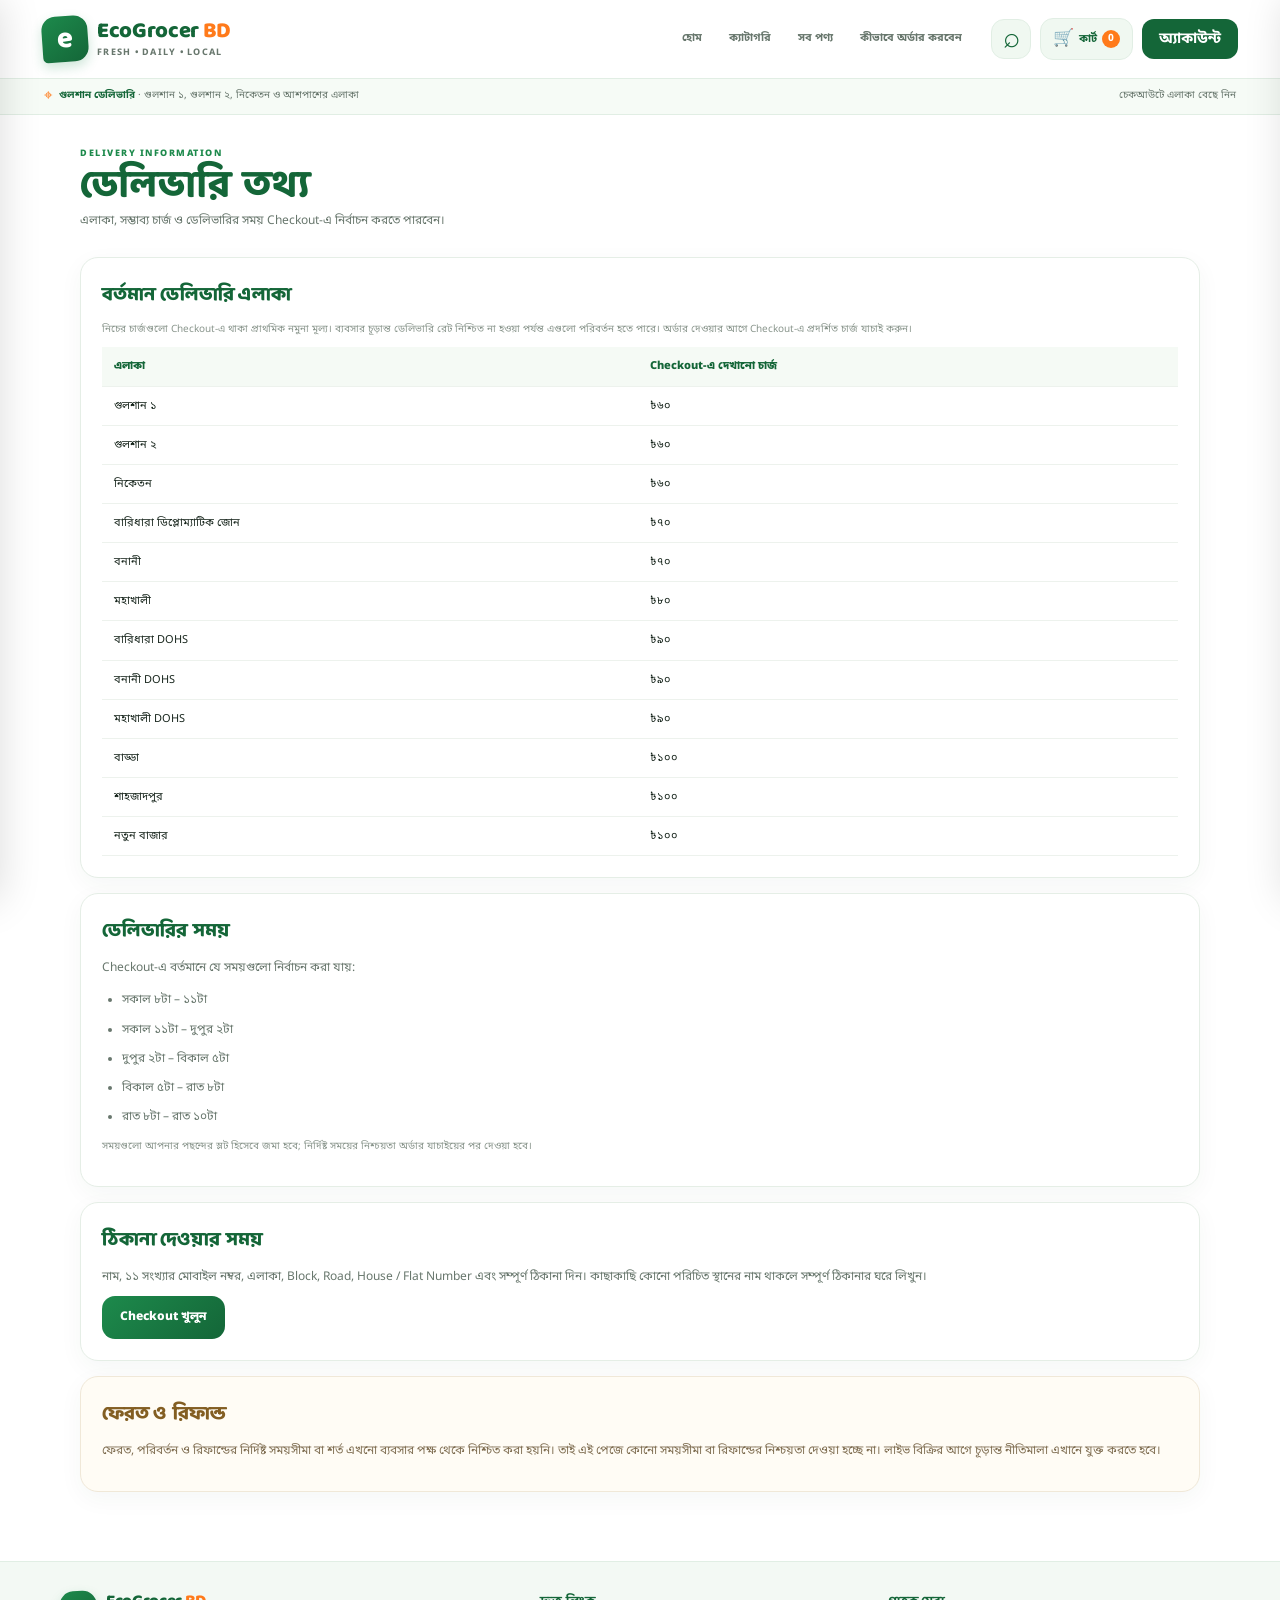
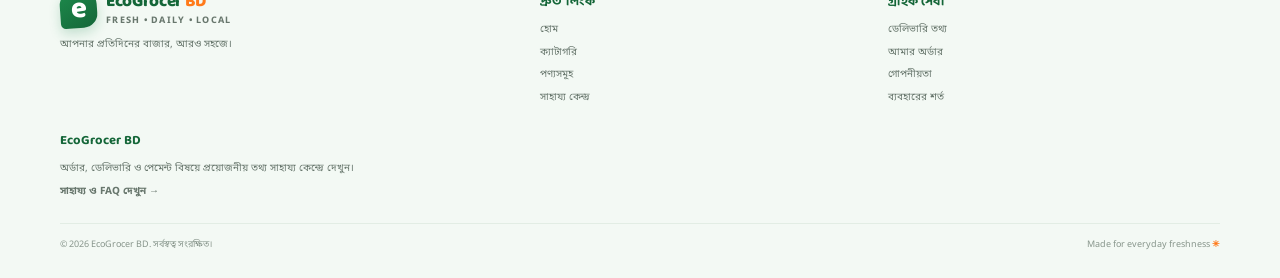
<file: delivery.html>
<!doctype html>
<html lang="bn"><head><meta charset="utf-8"><meta name="viewport" content="width=device-width, initial-scale=1, viewport-fit=cover"><meta name="theme-color" content="#146638"><meta name="description" content="EcoGrocer BD ডেলিভারি এলাকা, প্রাথমিক চার্জ ও সময়ের তথ্য।"><title>ডেলিভারি তথ্য — EcoGrocer BD</title><link rel="preconnect" href="https://fonts.googleapis.com"><link rel="preconnect" href="https://fonts.gstatic.com" crossorigin><link href="https://fonts.googleapis.com/css2?family=Baloo+Da+2:wght@500;600;700;800&family=Hind+Siliguri:wght@400;500;600;700&family=Noto+Sans+Bengali:wght@400;500;600;700;800&display=swap" rel="stylesheet"><link rel="stylesheet" href="style.css?v=20261111-cart-page-v1"><script src="script.js?v=20261111-order-flow-v2" defer></script></head>
<body class="info-page-mode"><a class="skip-link" href="#main-content">মূল কনটেন্টে যান</a>

<header class="site-header">
 <div class="header-inner">
  <button class="icon-button menu-trigger" id="menu-open" type="button" aria-label="মেনু খুলুন" aria-controls="site-drawer" aria-expanded="false"><span class="hamburger" aria-hidden="true"><i></i><i></i><i></i></span></button>
  <a class="brand" href="index.html#home" aria-label="EcoGrocer BD হোম"><span class="brand-mark" aria-hidden="true"><span>e</span></span><span class="brand-copy"><strong>EcoGrocer <em>BD</em></strong><small>Fresh • Daily • Local</small></span></a>
  <nav class="desktop-nav" aria-label="প্রধান নেভিগেশন"><a href="index.html#home">হোম</a><a href="index.html#categories">ক্যাটাগরি</a><a href="index.html#products">সব পণ্য</a><a href="index.html#how-it-works">কীভাবে অর্ডার করবেন</a></nav>
  <div class="header-actions"><a class="icon-button desktop-search-trigger" href="index.html#search-section" aria-label="পণ্য খুঁজুন">⌕</a><button class="cart-button" id="cart-open" type="button" aria-label="কার্ট খুলুন"><span class="cart-symbol" aria-hidden="true">🛒</span><span class="cart-label">কার্ট</span><span class="cart-count" id="header-cart-count">0</span></button><a class="account-button" href="account.html" style="text-decoration:none">অ্যাকাউন্ট</a></div>
 </div>
</header>
<div class="delivery-strip"><div class="delivery-inner"><span class="delivery-pin" aria-hidden="true">⌖</span><span><strong>গুলশান ডেলিভারি</strong> · গুলশান ১, গুলশান ২, নিকেতন ও আশপাশের এলাকা</span><span class="delivery-note">চেকআউটে এলাকা বেছে নিন</span></div></div>
<main id="main-content" class="info-page-main">
 <div class="info-page-heading"><span class="section-kicker">DELIVERY INFORMATION</span><h1>ডেলিভারি তথ্য</h1><p>এলাকা, সম্ভাব্য চার্জ ও ডেলিভারির সময় Checkout-এ নির্বাচন করতে পারবেন।</p></div>
 <section class="info-panel"><h2>বর্তমান ডেলিভারি এলাকা</h2><p class="info-muted">নিচের চার্জগুলো Checkout-এ থাকা প্রাথমিক নমুনা মূল্য। ব্যবসার চূড়ান্ত ডেলিভারি রেট নিশ্চিত না হওয়া পর্যন্ত এগুলো পরিবর্তন হতে পারে। অর্ডার দেওয়ার আগে Checkout-এ প্রদর্শিত চার্জ যাচাই করুন।</p>
 <div class="delivery-table-wrap"><table class="delivery-table"><thead><tr><th>এলাকা</th><th>Checkout-এ দেখানো চার্জ</th></tr></thead><tbody>
 <tr><td>গুলশান ১</td><td>৳৬০</td></tr><tr><td>গুলশান ২</td><td>৳৬০</td></tr><tr><td>নিকেতন</td><td>৳৬০</td></tr><tr><td>বারিধারা ডিপ্লোম্যাটিক জোন</td><td>৳৭০</td></tr><tr><td>বনানী</td><td>৳৭০</td></tr><tr><td>মহাখালী</td><td>৳৮০</td></tr><tr><td>বারিধারা DOHS</td><td>৳৯০</td></tr><tr><td>বনানী DOHS</td><td>৳৯০</td></tr><tr><td>মহাখালী DOHS</td><td>৳৯০</td></tr><tr><td>বাড্ডা</td><td>৳১০০</td></tr><tr><td>শাহজাদপুর</td><td>৳১০০</td></tr><tr><td>নতুন বাজার</td><td>৳১০০</td></tr></tbody></table></div>
 </section>
 <section class="info-panel"><h2>ডেলিভারির সময়</h2><p>Checkout-এ বর্তমানে যে সময়গুলো নির্বাচন করা যায়:</p><ul class="info-list"><li>সকাল ৮টা – ১১টা</li><li>সকাল ১১টা – দুপুর ২টা</li><li>দুপুর ২টা – বিকাল ৫টা</li><li>বিকাল ৫টা – রাত ৮টা</li><li>রাত ৮টা – রাত ১০টা</li></ul><p class="info-muted">সময়গুলো আপনার পছন্দের স্লট হিসেবে জমা হবে; নির্দিষ্ট সময়ের নিশ্চয়তা অর্ডার যাচাইয়ের পর দেওয়া হবে।</p></section>
 <section class="info-panel"><h2>ঠিকানা দেওয়ার সময়</h2><p>নাম, ১১ সংখ্যার মোবাইল নম্বর, এলাকা, Block, Road, House / Flat Number এবং সম্পূর্ণ ঠিকানা দিন। কাছাকাছি কোনো পরিচিত স্থানের নাম থাকলে সম্পূর্ণ ঠিকানার ঘরে লিখুন।</p><a class="button button-primary" href="checkout.html">Checkout খুলুন</a></section>
 <section class="info-note"><h2>ফেরত ও রিফান্ড</h2><p>ফেরত, পরিবর্তন ও রিফান্ডের নির্দিষ্ট সময়সীমা বা শর্ত এখনো ব্যবসার পক্ষ থেকে নিশ্চিত করা হয়নি। তাই এই পেজে কোনো সময়সীমা বা রিফান্ডের নিশ্চয়তা দেওয়া হচ্ছে না। লাইভ বিক্রির আগে চূড়ান্ত নীতিমালা এখানে যুক্ত করতে হবে।</p></section>
</main>

<footer class="site-footer" id="contact">
 <div class="footer-inner">
  <div class="footer-brand-block"><a class="brand footer-brand" href="index.html#home"><span class="brand-mark" aria-hidden="true"><span>e</span></span><span class="brand-copy"><strong>EcoGrocer <em>BD</em></strong><small>Fresh • Daily • Local</small></span></a><p>আপনার প্রতিদিনের বাজার, আরও সহজে।</p></div>
  <div class="footer-column"><h3>দ্রুত লিংক</h3><a href="index.html#home">হোম</a><a href="index.html#categories">ক্যাটাগরি</a><a href="index.html#products">পণ্যসমূহ</a><a href="help.html">সাহায্য কেন্দ্র</a></div>
  <div class="footer-column"><h3>গ্রাহক সেবা</h3><a href="delivery.html">ডেলিভারি তথ্য</a><a href="account.html">আমার অর্ডার</a><a href="policies.html#privacy">গোপনীয়তা</a><a href="policies.html#terms">ব্যবহারের শর্ত</a></div>
  <div class="footer-column footer-contact"><h3>EcoGrocer BD</h3><p>অর্ডার, ডেলিভারি ও পেমেন্ট বিষয়ে প্রয়োজনীয় তথ্য সাহায্য কেন্দ্রে দেখুন।</p><a href="help.html" class="footer-status">সাহায্য ও FAQ দেখুন →</a></div>
 </div>
 <div class="footer-bottom"><span>© <span id="current-year">2026</span> EcoGrocer BD. সর্বস্বত্ব সংরক্ষিত।</span><span>Made for everyday freshness <b>✳</b></span></div>
</footer>

<div class="drawer-scrim" id="drawer-scrim" hidden></div>
<aside class="site-drawer" id="site-drawer" aria-label="সাইট মেনু" aria-hidden="true">
 <div class="drawer-head"><a class="brand" href="index.html#home"><span class="brand-mark"><span>e</span></span><span class="brand-copy"><strong>EcoGrocer <em>BD</em></strong><small>Fresh • Daily • Local</small></span></a><button class="icon-button" id="menu-close" type="button" aria-label="মেনু বন্ধ করুন">×</button></div>
 <div class="drawer-welcome"><span class="section-kicker">WELCOME</span><strong>আপনার বাজার শুরু হোক এখান থেকেই</strong></div>
 <nav class="drawer-nav"><a href="index.html#home"><span>⌂</span> হোম</a><a href="index.html#categories"><span>▦</span> ক্যাটাগরি</a><a href="index.html#search-section" data-focus-search><span>⌕</span> পণ্য সার্চ</a><a href="cart.html"><span>🛒</span> আপনার কার্ট</a><a href="help.html"><span>ⓘ</span> সাহায্য কেন্দ্র</a><a href="account.html"><span>♙</span> আমার অ্যাকাউন্ট</a></nav>
 <div class="drawer-footer">EcoGrocer BD <span>Fresh • Daily • Local</span></div>
</aside>
<div class="panel-scrim" id="panel-scrim" hidden></div>
<aside class="cart-drawer" id="cart-drawer" aria-label="আপনার শপিং কার্ট" aria-hidden="true">
 <div class="drawer-head"><div><span class="section-kicker">YOUR BASKET</span><h2>আপনার কার্ট</h2></div><button class="icon-button" id="cart-close" type="button" aria-label="কার্ট বন্ধ করুন">×</button></div>
 <div class="cart-items" id="cart-items"><div class="cart-empty"><span>🧺</span><strong>আপনার কার্ট এখনো খালি</strong><p>পছন্দের পণ্য কার্টে যোগ করুন।</p></div></div>
 <div class="cart-footer"><div class="cart-total-row"><span>সাবটোটাল</span><strong id="cart-subtotal">৳ ০</strong></div><a class="cart-full-link" href="cart.html">পূর্ণ কার্ট দেখুন →</a><p>ডেলিভারি চার্জ ও কুপন অর্ডার ফর্মে হিসাব হবে।</p><button class="button button-primary button-block" id="checkout-placeholder" type="button">ডেলিভারি ঠিকানা ও অর্ডার ফর্ম</button></div>
</aside>
<nav class="mobile-bottom-nav" aria-label="মোবাইল নেভিগেশন">
 <a class="bottom-link" href="index.html#home"><span class="bottom-icon">⌂</span><small>হোম</small></a>
 <a class="bottom-link" href="index.html#categories"><span class="bottom-icon">▦</span><small>ক্যাটাগরি</small></a>
 <a class="bottom-link" href="index.html#search-section" data-focus-search><span class="bottom-icon">⌕</span><small>সার্চ</small></a>
 <button class="bottom-link" type="button" id="bottom-cart-open"><span class="bottom-icon">🛒<i id="bottom-cart-count">0</i></span><small>কার্ট</small></button>
 <a class="bottom-link" href="account.html"><span class="bottom-icon">♙</span><small>অ্যাকাউন্ট</small></a>
</nav>
<div class="toast" id="toast" role="status" aria-live="polite"></div>
</body></html>
</file>
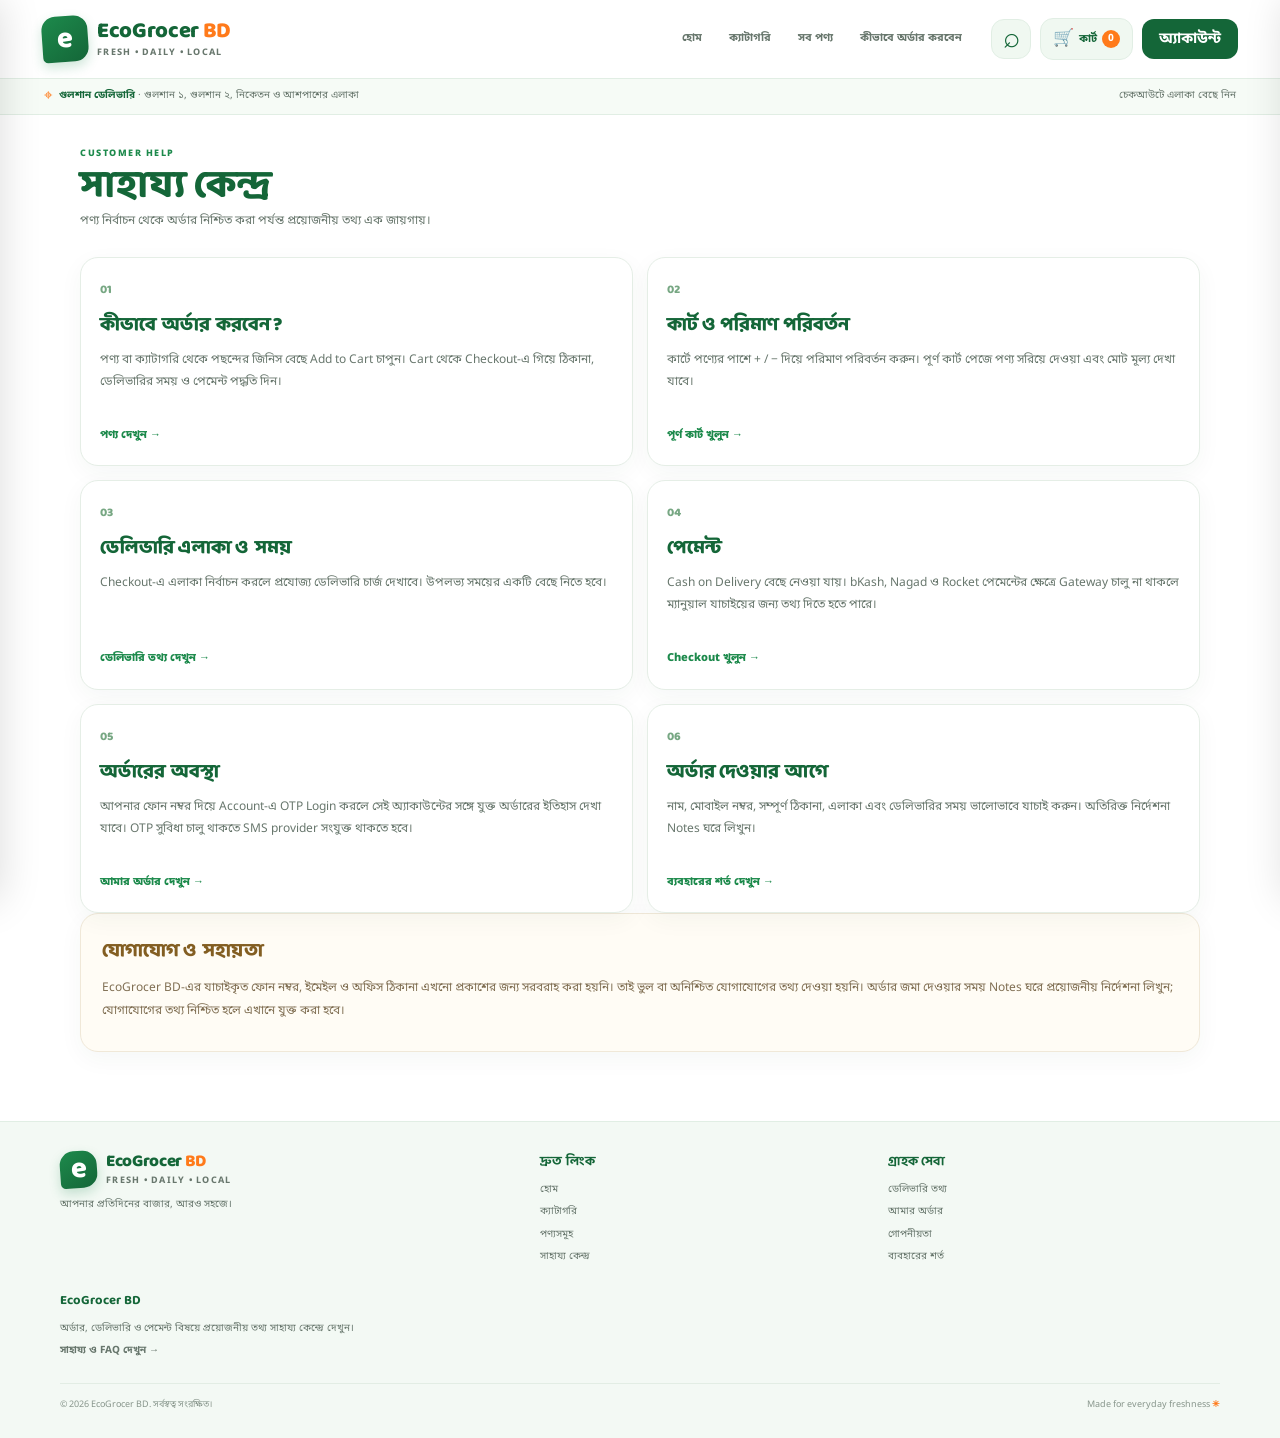
<file: help.html>
<!doctype html>
<html lang="bn"><head><meta charset="utf-8"><meta name="viewport" content="width=device-width, initial-scale=1, viewport-fit=cover"><meta name="theme-color" content="#146638"><meta name="description" content="EcoGrocer BD অর্ডার, কার্ট, ডেলিভারি ও পেমেন্ট বিষয়ে সাহায্য ও সাধারণ প্রশ্নের উত্তর।"><title>সাহায্য কেন্দ্র — EcoGrocer BD</title><link rel="preconnect" href="https://fonts.googleapis.com"><link rel="preconnect" href="https://fonts.gstatic.com" crossorigin><link href="https://fonts.googleapis.com/css2?family=Baloo+Da+2:wght@500;600;700;800&family=Hind+Siliguri:wght@400;500;600;700&family=Noto+Sans+Bengali:wght@400;500;600;700;800&display=swap" rel="stylesheet"><link rel="stylesheet" href="style.css?v=20261111-cart-page-v1"><script src="script.js?v=20261111-order-flow-v2" defer></script></head>
<body class="info-page-mode"><a class="skip-link" href="#main-content">মূল কনটেন্টে যান</a>

<header class="site-header">
 <div class="header-inner">
  <button class="icon-button menu-trigger" id="menu-open" type="button" aria-label="মেনু খুলুন" aria-controls="site-drawer" aria-expanded="false"><span class="hamburger" aria-hidden="true"><i></i><i></i><i></i></span></button>
  <a class="brand" href="index.html#home" aria-label="EcoGrocer BD হোম"><span class="brand-mark" aria-hidden="true"><span>e</span></span><span class="brand-copy"><strong>EcoGrocer <em>BD</em></strong><small>Fresh • Daily • Local</small></span></a>
  <nav class="desktop-nav" aria-label="প্রধান নেভিগেশন"><a href="index.html#home">হোম</a><a href="index.html#categories">ক্যাটাগরি</a><a href="index.html#products">সব পণ্য</a><a href="index.html#how-it-works">কীভাবে অর্ডার করবেন</a></nav>
  <div class="header-actions"><a class="icon-button desktop-search-trigger" href="index.html#search-section" aria-label="পণ্য খুঁজুন">⌕</a><button class="cart-button" id="cart-open" type="button" aria-label="কার্ট খুলুন"><span class="cart-symbol" aria-hidden="true">🛒</span><span class="cart-label">কার্ট</span><span class="cart-count" id="header-cart-count">0</span></button><a class="account-button" href="account.html" style="text-decoration:none">অ্যাকাউন্ট</a></div>
 </div>
</header>
<div class="delivery-strip"><div class="delivery-inner"><span class="delivery-pin" aria-hidden="true">⌖</span><span><strong>গুলশান ডেলিভারি</strong> · গুলশান ১, গুলশান ২, নিকেতন ও আশপাশের এলাকা</span><span class="delivery-note">চেকআউটে এলাকা বেছে নিন</span></div></div>
<main id="main-content" class="info-page-main">
 <div class="info-page-heading"><span class="section-kicker">CUSTOMER HELP</span><h1>সাহায্য কেন্দ্র</h1><p>পণ্য নির্বাচন থেকে অর্ডার নিশ্চিত করা পর্যন্ত প্রয়োজনীয় তথ্য এক জায়গায়।</p></div>
 <div class="help-card-grid">
  <article class="help-card"><span>01</span><h2>কীভাবে অর্ডার করবেন?</h2><p>পণ্য বা ক্যাটাগরি থেকে পছন্দের জিনিস বেছে Add to Cart চাপুন। Cart থেকে Checkout-এ গিয়ে ঠিকানা, ডেলিভারির সময় ও পেমেন্ট পদ্ধতি দিন।</p><a href="index.html#products">পণ্য দেখুন →</a></article>
  <article class="help-card"><span>02</span><h2>কার্ট ও পরিমাণ পরিবর্তন</h2><p>কার্টে পণ্যের পাশে + / − দিয়ে পরিমাণ পরিবর্তন করুন। পূর্ণ কার্ট পেজে পণ্য সরিয়ে দেওয়া এবং মোট মূল্য দেখা যাবে।</p><a href="cart.html">পূর্ণ কার্ট খুলুন →</a></article>
  <article class="help-card"><span>03</span><h2>ডেলিভারি এলাকা ও সময়</h2><p>Checkout-এ এলাকা নির্বাচন করলে প্রযোজ্য ডেলিভারি চার্জ দেখাবে। উপলভ্য সময়ের একটি বেছে নিতে হবে।</p><a href="delivery.html">ডেলিভারি তথ্য দেখুন →</a></article>
  <article class="help-card"><span>04</span><h2>পেমেন্ট</h2><p>Cash on Delivery বেছে নেওয়া যায়। bKash, Nagad ও Rocket পেমেন্টের ক্ষেত্রে Gateway চালু না থাকলে ম্যানুয়াল যাচাইয়ের জন্য তথ্য দিতে হতে পারে।</p><a href="checkout.html">Checkout খুলুন →</a></article>
  <article class="help-card"><span>05</span><h2>অর্ডারের অবস্থা</h2><p>আপনার ফোন নম্বর দিয়ে Account-এ OTP Login করলে সেই অ্যাকাউন্টের সঙ্গে যুক্ত অর্ডারের ইতিহাস দেখা যাবে। OTP সুবিধা চালু থাকতে SMS provider সংযুক্ত থাকতে হবে।</p><a href="account.html">আমার অর্ডার দেখুন →</a></article>
  <article class="help-card"><span>06</span><h2>অর্ডার দেওয়ার আগে</h2><p>নাম, মোবাইল নম্বর, সম্পূর্ণ ঠিকানা, এলাকা এবং ডেলিভারির সময় ভালোভাবে যাচাই করুন। অতিরিক্ত নির্দেশনা Notes ঘরে লিখুন।</p><a href="policies.html#terms">ব্যবহারের শর্ত দেখুন →</a></article>
 </div>
 <section class="info-note" id="support-contact"><h2>যোগাযোগ ও সহায়তা</h2><p>EcoGrocer BD-এর যাচাইকৃত ফোন নম্বর, ইমেইল ও অফিস ঠিকানা এখনো প্রকাশের জন্য সরবরাহ করা হয়নি। তাই ভুল বা অনিশ্চিত যোগাযোগের তথ্য দেওয়া হয়নি। অর্ডার জমা দেওয়ার সময় Notes ঘরে প্রয়োজনীয় নির্দেশনা লিখুন; যোগাযোগের তথ্য নিশ্চিত হলে এখানে যুক্ত করা হবে।</p></section>
</main>

<footer class="site-footer" id="contact">
 <div class="footer-inner">
  <div class="footer-brand-block"><a class="brand footer-brand" href="index.html#home"><span class="brand-mark" aria-hidden="true"><span>e</span></span><span class="brand-copy"><strong>EcoGrocer <em>BD</em></strong><small>Fresh • Daily • Local</small></span></a><p>আপনার প্রতিদিনের বাজার, আরও সহজে।</p></div>
  <div class="footer-column"><h3>দ্রুত লিংক</h3><a href="index.html#home">হোম</a><a href="index.html#categories">ক্যাটাগরি</a><a href="index.html#products">পণ্যসমূহ</a><a href="help.html">সাহায্য কেন্দ্র</a></div>
  <div class="footer-column"><h3>গ্রাহক সেবা</h3><a href="delivery.html">ডেলিভারি তথ্য</a><a href="account.html">আমার অর্ডার</a><a href="policies.html#privacy">গোপনীয়তা</a><a href="policies.html#terms">ব্যবহারের শর্ত</a></div>
  <div class="footer-column footer-contact"><h3>EcoGrocer BD</h3><p>অর্ডার, ডেলিভারি ও পেমেন্ট বিষয়ে প্রয়োজনীয় তথ্য সাহায্য কেন্দ্রে দেখুন।</p><a href="help.html" class="footer-status">সাহায্য ও FAQ দেখুন →</a></div>
 </div>
 <div class="footer-bottom"><span>© <span id="current-year">2026</span> EcoGrocer BD. সর্বস্বত্ব সংরক্ষিত।</span><span>Made for everyday freshness <b>✳</b></span></div>
</footer>

<div class="drawer-scrim" id="drawer-scrim" hidden></div>
<aside class="site-drawer" id="site-drawer" aria-label="সাইট মেনু" aria-hidden="true">
 <div class="drawer-head"><a class="brand" href="index.html#home"><span class="brand-mark"><span>e</span></span><span class="brand-copy"><strong>EcoGrocer <em>BD</em></strong><small>Fresh • Daily • Local</small></span></a><button class="icon-button" id="menu-close" type="button" aria-label="মেনু বন্ধ করুন">×</button></div>
 <div class="drawer-welcome"><span class="section-kicker">WELCOME</span><strong>আপনার বাজার শুরু হোক এখান থেকেই</strong></div>
 <nav class="drawer-nav"><a href="index.html#home"><span>⌂</span> হোম</a><a href="index.html#categories"><span>▦</span> ক্যাটাগরি</a><a href="index.html#search-section" data-focus-search><span>⌕</span> পণ্য সার্চ</a><a href="cart.html"><span>🛒</span> আপনার কার্ট</a><a href="help.html"><span>ⓘ</span> সাহায্য কেন্দ্র</a><a href="account.html"><span>♙</span> আমার অ্যাকাউন্ট</a></nav>
 <div class="drawer-footer">EcoGrocer BD <span>Fresh • Daily • Local</span></div>
</aside>
<div class="panel-scrim" id="panel-scrim" hidden></div>
<aside class="cart-drawer" id="cart-drawer" aria-label="আপনার শপিং কার্ট" aria-hidden="true">
 <div class="drawer-head"><div><span class="section-kicker">YOUR BASKET</span><h2>আপনার কার্ট</h2></div><button class="icon-button" id="cart-close" type="button" aria-label="কার্ট বন্ধ করুন">×</button></div>
 <div class="cart-items" id="cart-items"><div class="cart-empty"><span>🧺</span><strong>আপনার কার্ট এখনো খালি</strong><p>পছন্দের পণ্য কার্টে যোগ করুন।</p></div></div>
 <div class="cart-footer"><div class="cart-total-row"><span>সাবটোটাল</span><strong id="cart-subtotal">৳ ০</strong></div><a class="cart-full-link" href="cart.html">পূর্ণ কার্ট দেখুন →</a><p>ডেলিভারি চার্জ ও কুপন অর্ডার ফর্মে হিসাব হবে।</p><button class="button button-primary button-block" id="checkout-placeholder" type="button">ডেলিভারি ঠিকানা ও অর্ডার ফর্ম</button></div>
</aside>
<nav class="mobile-bottom-nav" aria-label="মোবাইল নেভিগেশন">
 <a class="bottom-link" href="index.html#home"><span class="bottom-icon">⌂</span><small>হোম</small></a>
 <a class="bottom-link" href="index.html#categories"><span class="bottom-icon">▦</span><small>ক্যাটাগরি</small></a>
 <a class="bottom-link" href="index.html#search-section" data-focus-search><span class="bottom-icon">⌕</span><small>সার্চ</small></a>
 <button class="bottom-link" type="button" id="bottom-cart-open"><span class="bottom-icon">🛒<i id="bottom-cart-count">0</i></span><small>কার্ট</small></button>
 <a class="bottom-link" href="account.html"><span class="bottom-icon">♙</span><small>অ্যাকাউন্ট</small></a>
</nav>
<div class="toast" id="toast" role="status" aria-live="polite"></div>
</body></html>
</file>
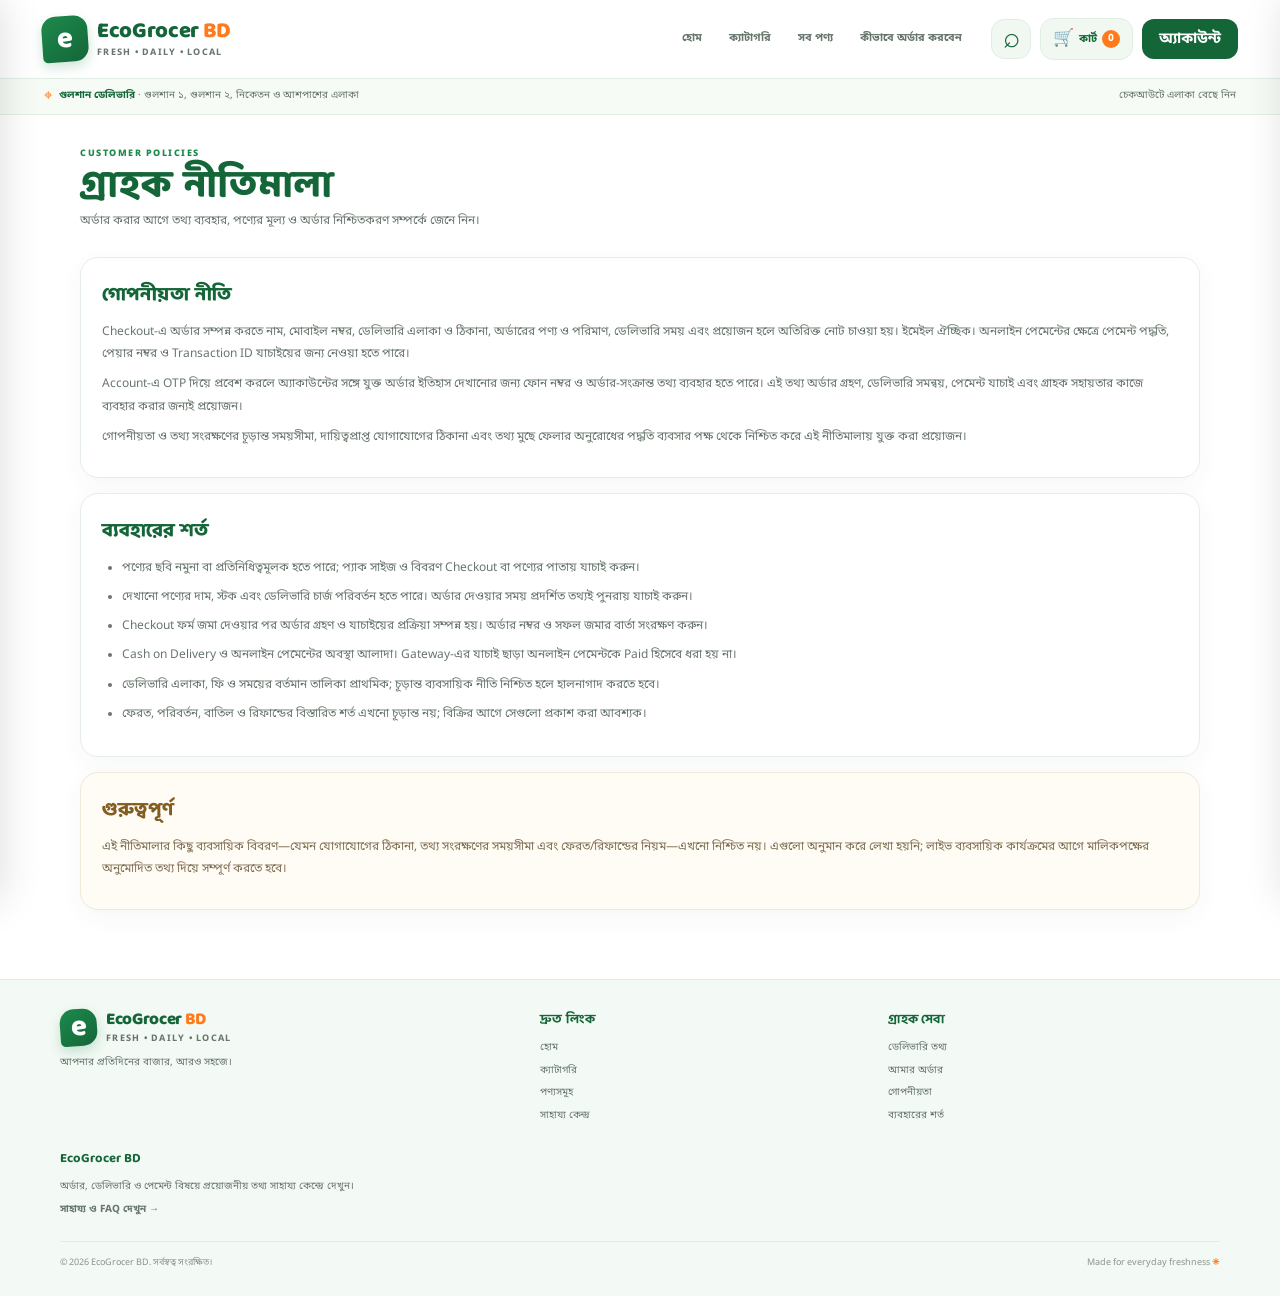
<file: policies.html>
<!doctype html>
<html lang="bn"><head><meta charset="utf-8"><meta name="viewport" content="width=device-width, initial-scale=1, viewport-fit=cover"><meta name="theme-color" content="#146638"><meta name="description" content="EcoGrocer BD গোপনীয়তা নীতি ও ব্যবহারের শর্ত।"><title>গ্রাহক নীতিমালা — EcoGrocer BD</title><link rel="preconnect" href="https://fonts.googleapis.com"><link rel="preconnect" href="https://fonts.gstatic.com" crossorigin><link href="https://fonts.googleapis.com/css2?family=Baloo+Da+2:wght@500;600;700;800&family=Hind+Siliguri:wght@400;500;600;700&family=Noto+Sans+Bengali:wght@400;500;600;700;800&display=swap" rel="stylesheet"><link rel="stylesheet" href="style.css?v=20261111-cart-page-v1"><script src="script.js?v=20261111-order-flow-v2" defer></script></head>
<body class="info-page-mode"><a class="skip-link" href="#main-content">মূল কনটেন্টে যান</a>

<header class="site-header">
 <div class="header-inner">
  <button class="icon-button menu-trigger" id="menu-open" type="button" aria-label="মেনু খুলুন" aria-controls="site-drawer" aria-expanded="false"><span class="hamburger" aria-hidden="true"><i></i><i></i><i></i></span></button>
  <a class="brand" href="index.html#home" aria-label="EcoGrocer BD হোম"><span class="brand-mark" aria-hidden="true"><span>e</span></span><span class="brand-copy"><strong>EcoGrocer <em>BD</em></strong><small>Fresh • Daily • Local</small></span></a>
  <nav class="desktop-nav" aria-label="প্রধান নেভিগেশন"><a href="index.html#home">হোম</a><a href="index.html#categories">ক্যাটাগরি</a><a href="index.html#products">সব পণ্য</a><a href="index.html#how-it-works">কীভাবে অর্ডার করবেন</a></nav>
  <div class="header-actions"><a class="icon-button desktop-search-trigger" href="index.html#search-section" aria-label="পণ্য খুঁজুন">⌕</a><button class="cart-button" id="cart-open" type="button" aria-label="কার্ট খুলুন"><span class="cart-symbol" aria-hidden="true">🛒</span><span class="cart-label">কার্ট</span><span class="cart-count" id="header-cart-count">0</span></button><a class="account-button" href="account.html" style="text-decoration:none">অ্যাকাউন্ট</a></div>
 </div>
</header>
<div class="delivery-strip"><div class="delivery-inner"><span class="delivery-pin" aria-hidden="true">⌖</span><span><strong>গুলশান ডেলিভারি</strong> · গুলশান ১, গুলশান ২, নিকেতন ও আশপাশের এলাকা</span><span class="delivery-note">চেকআউটে এলাকা বেছে নিন</span></div></div>
<main id="main-content" class="info-page-main">
 <div class="info-page-heading"><span class="section-kicker">CUSTOMER POLICIES</span><h1>গ্রাহক নীতিমালা</h1><p>অর্ডার করার আগে তথ্য ব্যবহার, পণ্যের মূল্য ও অর্ডার নিশ্চিতকরণ সম্পর্কে জেনে নিন।</p></div>
 <section class="info-panel" id="privacy"><h2>গোপনীয়তা নীতি</h2><p>Checkout-এ অর্ডার সম্পন্ন করতে নাম, মোবাইল নম্বর, ডেলিভারি এলাকা ও ঠিকানা, অর্ডারের পণ্য ও পরিমাণ, ডেলিভারি সময় এবং প্রয়োজন হলে অতিরিক্ত নোট চাওয়া হয়। ইমেইল ঐচ্ছিক। অনলাইন পেমেন্টের ক্ষেত্রে পেমেন্ট পদ্ধতি, পেয়ার নম্বর ও Transaction ID যাচাইয়ের জন্য নেওয়া হতে পারে।</p><p>Account-এ OTP দিয়ে প্রবেশ করলে অ্যাকাউন্টের সঙ্গে যুক্ত অর্ডার ইতিহাস দেখানোর জন্য ফোন নম্বর ও অর্ডার-সংক্রান্ত তথ্য ব্যবহার হতে পারে। এই তথ্য অর্ডার গ্রহণ, ডেলিভারি সমন্বয়, পেমেন্ট যাচাই এবং গ্রাহক সহায়তার কাজে ব্যবহার করার জন্যই প্রয়োজন।</p><p>গোপনীয়তা ও তথ্য সংরক্ষণের চূড়ান্ত সময়সীমা, দায়িত্বপ্রাপ্ত যোগাযোগের ঠিকানা এবং তথ্য মুছে ফেলার অনুরোধের পদ্ধতি ব্যবসার পক্ষ থেকে নিশ্চিত করে এই নীতিমালায় যুক্ত করা প্রয়োজন।</p></section>
 <section class="info-panel" id="terms"><h2>ব্যবহারের শর্ত</h2><ul class="info-list"><li>পণ্যের ছবি নমুনা বা প্রতিনিধিত্বমূলক হতে পারে; প্যাক সাইজ ও বিবরণ Checkout বা পণ্যের পাতায় যাচাই করুন।</li><li>দেখানো পণ্যের দাম, স্টক এবং ডেলিভারি চার্জ পরিবর্তন হতে পারে। অর্ডার দেওয়ার সময় প্রদর্শিত তথ্যই পুনরায় যাচাই করুন।</li><li>Checkout ফর্ম জমা দেওয়ার পর অর্ডার গ্রহণ ও যাচাইয়ের প্রক্রিয়া সম্পন্ন হয়। অর্ডার নম্বর ও সফল জমার বার্তা সংরক্ষণ করুন।</li><li>Cash on Delivery ও অনলাইন পেমেন্টের অবস্থা আলাদা। Gateway-এর যাচাই ছাড়া অনলাইন পেমেন্টকে Paid হিসেবে ধরা হয় না।</li><li>ডেলিভারি এলাকা, ফি ও সময়ের বর্তমান তালিকা প্রাথমিক; চূড়ান্ত ব্যবসায়িক নীতি নিশ্চিত হলে হালনাগাদ করতে হবে।</li><li>ফেরত, পরিবর্তন, বাতিল ও রিফান্ডের বিস্তারিত শর্ত এখনো চূড়ান্ত নয়; বিক্রির আগে সেগুলো প্রকাশ করা আবশ্যক।</li></ul></section>
 <section class="info-note"><h2>গুরুত্বপূর্ণ</h2><p>এই নীতিমালার কিছু ব্যবসায়িক বিবরণ—যেমন যোগাযোগের ঠিকানা, তথ্য সংরক্ষণের সময়সীমা এবং ফেরত/রিফান্ডের নিয়ম—এখনো নিশ্চিত নয়। এগুলো অনুমান করে লেখা হয়নি; লাইভ ব্যবসায়িক কার্যক্রমের আগে মালিকপক্ষের অনুমোদিত তথ্য দিয়ে সম্পূর্ণ করতে হবে।</p></section>
</main>

<footer class="site-footer" id="contact">
 <div class="footer-inner">
  <div class="footer-brand-block"><a class="brand footer-brand" href="index.html#home"><span class="brand-mark" aria-hidden="true"><span>e</span></span><span class="brand-copy"><strong>EcoGrocer <em>BD</em></strong><small>Fresh • Daily • Local</small></span></a><p>আপনার প্রতিদিনের বাজার, আরও সহজে।</p></div>
  <div class="footer-column"><h3>দ্রুত লিংক</h3><a href="index.html#home">হোম</a><a href="index.html#categories">ক্যাটাগরি</a><a href="index.html#products">পণ্যসমূহ</a><a href="help.html">সাহায্য কেন্দ্র</a></div>
  <div class="footer-column"><h3>গ্রাহক সেবা</h3><a href="delivery.html">ডেলিভারি তথ্য</a><a href="account.html">আমার অর্ডার</a><a href="policies.html#privacy">গোপনীয়তা</a><a href="policies.html#terms">ব্যবহারের শর্ত</a></div>
  <div class="footer-column footer-contact"><h3>EcoGrocer BD</h3><p>অর্ডার, ডেলিভারি ও পেমেন্ট বিষয়ে প্রয়োজনীয় তথ্য সাহায্য কেন্দ্রে দেখুন।</p><a href="help.html" class="footer-status">সাহায্য ও FAQ দেখুন →</a></div>
 </div>
 <div class="footer-bottom"><span>© <span id="current-year">2026</span> EcoGrocer BD. সর্বস্বত্ব সংরক্ষিত।</span><span>Made for everyday freshness <b>✳</b></span></div>
</footer>

<div class="drawer-scrim" id="drawer-scrim" hidden></div>
<aside class="site-drawer" id="site-drawer" aria-label="সাইট মেনু" aria-hidden="true">
 <div class="drawer-head"><a class="brand" href="index.html#home"><span class="brand-mark"><span>e</span></span><span class="brand-copy"><strong>EcoGrocer <em>BD</em></strong><small>Fresh • Daily • Local</small></span></a><button class="icon-button" id="menu-close" type="button" aria-label="মেনু বন্ধ করুন">×</button></div>
 <div class="drawer-welcome"><span class="section-kicker">WELCOME</span><strong>আপনার বাজার শুরু হোক এখান থেকেই</strong></div>
 <nav class="drawer-nav"><a href="index.html#home"><span>⌂</span> হোম</a><a href="index.html#categories"><span>▦</span> ক্যাটাগরি</a><a href="index.html#search-section" data-focus-search><span>⌕</span> পণ্য সার্চ</a><a href="cart.html"><span>🛒</span> আপনার কার্ট</a><a href="help.html"><span>ⓘ</span> সাহায্য কেন্দ্র</a><a href="account.html"><span>♙</span> আমার অ্যাকাউন্ট</a></nav>
 <div class="drawer-footer">EcoGrocer BD <span>Fresh • Daily • Local</span></div>
</aside>
<div class="panel-scrim" id="panel-scrim" hidden></div>
<aside class="cart-drawer" id="cart-drawer" aria-label="আপনার শপিং কার্ট" aria-hidden="true">
 <div class="drawer-head"><div><span class="section-kicker">YOUR BASKET</span><h2>আপনার কার্ট</h2></div><button class="icon-button" id="cart-close" type="button" aria-label="কার্ট বন্ধ করুন">×</button></div>
 <div class="cart-items" id="cart-items"><div class="cart-empty"><span>🧺</span><strong>আপনার কার্ট এখনো খালি</strong><p>পছন্দের পণ্য কার্টে যোগ করুন।</p></div></div>
 <div class="cart-footer"><div class="cart-total-row"><span>সাবটোটাল</span><strong id="cart-subtotal">৳ ০</strong></div><a class="cart-full-link" href="cart.html">পূর্ণ কার্ট দেখুন →</a><p>ডেলিভারি চার্জ ও কুপন অর্ডার ফর্মে হিসাব হবে।</p><button class="button button-primary button-block" id="checkout-placeholder" type="button">ডেলিভারি ঠিকানা ও অর্ডার ফর্ম</button></div>
</aside>
<nav class="mobile-bottom-nav" aria-label="মোবাইল নেভিগেশন">
 <a class="bottom-link" href="index.html#home"><span class="bottom-icon">⌂</span><small>হোম</small></a>
 <a class="bottom-link" href="index.html#categories"><span class="bottom-icon">▦</span><small>ক্যাটাগরি</small></a>
 <a class="bottom-link" href="index.html#search-section" data-focus-search><span class="bottom-icon">⌕</span><small>সার্চ</small></a>
 <button class="bottom-link" type="button" id="bottom-cart-open"><span class="bottom-icon">🛒<i id="bottom-cart-count">0</i></span><small>কার্ট</small></button>
 <a class="bottom-link" href="account.html"><span class="bottom-icon">♙</span><small>অ্যাকাউন্ট</small></a>
</nav>
<div class="toast" id="toast" role="status" aria-live="polite"></div>
</body></html>
</file>
<file: style.css>
:root {
  --white: #fff;
  --bg: #f8fbf8;
  --bg-soft: #f0f8f1;
  --ink: #18261d;
  --ink-soft: #68776d;
  --green: #1d8a4c;
  --green-dark: #146638;
  --green-deep: #0c4b2b;
  --bright-green: #3dd16f;
  --orange: #ff7a1a;
  --orange-soft: #fff1e4;
  --line: #e1eee4;
  --shadow: 0 8px 24px rgba(24, 58, 35, .07);
  --shadow-hover: 0 14px 34px rgba(24, 58, 35, .13);
  --radius: 22px;
  --radius-sm: 14px;
  --header-height: 70px;
}

* { box-sizing: border-box; }
html { scroll-behavior: smooth; scroll-padding-top: 88px; }
body {
  margin: 0;
  background: var(--white);
  color: var(--ink);
  font-family: 'Noto Sans Bengali', 'Hind Siliguri', sans-serif;
  font-size: 15px;
  line-height: 1.65;
  -webkit-font-smoothing: antialiased;
  text-rendering: optimizeLegibility;
  padding-bottom: calc(76px + env(safe-area-inset-bottom));
}
button, input { font: inherit; }
button, a { -webkit-tap-highlight-color: transparent; }
a { color: inherit; text-decoration: none; }
button { cursor: pointer; }
img { display: block; max-width: 100%; }
section[id], div[id] { scroll-margin-top: 90px; }
:focus-visible { outline: 3px solid rgba(255, 122, 26, .55); outline-offset: 3px; }
.skip-link, .visually-hidden { position: absolute; width: 1px; height: 1px; padding: 0; margin: -1px; overflow: hidden; clip: rect(0,0,0,0); white-space: nowrap; border: 0; }
.skip-link:focus { width: auto; height: auto; clip: auto; margin: 8px; padding: 10px 14px; background: #fff; z-index: 200; }

/* Header */
.site-header { position: sticky; top: 0; z-index: 50; background: rgba(255,255,255,.94); border-bottom: 1px solid var(--line); backdrop-filter: blur(14px); }
.header-inner { max-width: 1240px; min-height: var(--header-height); padding: 8px 16px; margin: 0 auto; display: flex; align-items: center; gap: 12px; }
.brand { display: inline-flex; align-items: center; gap: 9px; min-width: 0; }
.brand-mark { width: 42px; height: 42px; flex: 0 0 42px; display: grid; place-items: center; border-radius: 14px 14px 14px 5px; background: linear-gradient(145deg, var(--green), var(--green-dark)); color: white; box-shadow: 0 5px 12px rgba(29,138,76,.22); transform: rotate(-4deg); }
.brand-mark span { font: 800 29px/1 'Baloo Da 2', sans-serif; transform: rotate(4deg); }
.brand-copy { display: flex; flex-direction: column; line-height: 1.12; white-space: nowrap; }
.brand-copy strong { color: var(--green-dark); font: 800 19px/1.1 'Baloo Da 2', 'Noto Sans Bengali', sans-serif; letter-spacing: -.35px; }
.brand-copy em { color: var(--orange); font-style: normal; }
.brand-copy small { margin-top: 4px; color: var(--ink-soft); font-size: 9px; font-weight: 700; letter-spacing: 1.25px; text-transform: uppercase; }
.icon-button { width: 40px; height: 40px; border: 1px solid var(--line); border-radius: 13px; background: var(--bg-soft); display: grid; place-items: center; color: var(--green-dark); font-size: 25px; line-height: 1; }
.menu-trigger { flex: 0 0 40px; }
.hamburger { width: 18px; display: flex; flex-direction: column; gap: 4px; }
.hamburger i { height: 2px; width: 100%; border-radius: 4px; background: var(--green-dark); }
.hamburger i:nth-child(2) { width: 13px; }
.desktop-nav { display: none; }
.header-actions { margin-left: auto; display: flex; align-items: center; gap: 7px; }
.desktop-search-trigger { display: none; font-size: 29px; }
.cart-button { display: inline-flex; align-items: center; gap: 5px; height: 40px; border: 1px solid var(--line); border-radius: 13px; padding: 0 9px; background: var(--bg-soft); color: var(--green-dark); font-weight: 700; font-size: 12px; }
.cart-symbol { font-size: 17px; }
.cart-count { display: inline-grid; place-items: center; min-width: 18px; height: 18px; border-radius: 50%; background: var(--orange); color: white; font-size: 10px; padding: 0 4px; }
.account-button { display: none; border: 0; background: var(--green-dark); color: white; height: 40px; padding: 0 17px; border-radius: 12px; font-weight: 700; }
.delivery-strip { border-bottom: 1px solid var(--line); background: #f6fbf6; }
.delivery-inner { max-width: 1240px; margin: auto; min-height: 34px; padding: 5px 17px; display: flex; align-items: center; justify-content: center; gap: 7px; color: var(--ink-soft); font-size: 10px; text-align: center; }
.delivery-inner strong { color: var(--green-dark); }
.delivery-pin { font-size: 15px; color: var(--orange); }
.delivery-note { display: none; }

/* Common layout */
.section-wrap { width: min(100% - 32px, 1160px); margin-inline: auto; }
.section-heading { display: flex; align-items: end; justify-content: space-between; gap: 10px; margin-bottom: 16px; }
.section-heading h2 { margin: 3px 0 0; color: var(--ink); font: 700 23px/1.24 'Baloo Da 2', 'Noto Sans Bengali', sans-serif; letter-spacing: -.25px; }
.section-kicker { display: block; color: var(--green); font-size: 9px; line-height: 1.2; font-weight: 800; letter-spacing: 1.5px; text-transform: uppercase; }
.section-caption, .product-count { color: var(--ink-soft); font-size: 10px; white-space: nowrap; }
.text-link { color: var(--green-dark); font-size: 11px; font-weight: 800; white-space: nowrap; }
.text-link span { color: var(--orange); margin-left: 3px; }

/* Hero */
.hero-section { position: relative; isolation: isolate; overflow: hidden; min-height: 350px; padding: 35px 21px 30px; background: linear-gradient(122deg, #104c2c 0%, #167542 54%, #219352 100%); color: white; }
.hero-section::before, .hero-section::after { content: ''; position: absolute; z-index: -1; border-radius: 50%; pointer-events: none; }
.hero-section::before { width: 270px; height: 270px; right: -102px; top: -115px; background: rgba(255,255,255,.075); }
.hero-section::after { width: 210px; height: 210px; right: 35px; bottom: -175px; border: 1px solid rgba(255,255,255,.18); }
.hero-content { position: relative; z-index: 2; max-width: 590px; }
.hero-slide[hidden] { display: none !important; }
.hero-pagination { position: relative; z-index: 4; display: flex; align-items: center; gap: 7px; margin-top: 17px; }
.hero-pagination button { width: 7px; height: 7px; padding: 0; border: 0; border-radius: 99px; background: rgba(255,255,255,.45); transition: width .2s ease, background .2s ease; }
.hero-pagination button.is-active { width: 22px; background: #fff; }
.hero-eyebrow { display: inline-flex; align-items: center; gap: 7px; padding: 5px 10px; border: 1px solid rgba(255,255,255,.25); border-radius: 999px; background: rgba(255,255,255,.1); color: #e5ffe9; font-size: 10px; font-weight: 700; }
.eyebrow-dot { width: 6px; height: 6px; border-radius: 50%; background: #a6f3b7; box-shadow: 0 0 0 4px rgba(166,243,183,.14); }
.hero-section h1, .hero-section h2 { margin: 18px 0 9px; color: white; font: 800 clamp(34px, 8vw, 54px)/1.1 'Baloo Da 2', 'Noto Sans Bengali', sans-serif; letter-spacing: -.8px; }
.hero-section h1 span { color: #ffd2ad; }
.hero-section p { max-width: 390px; margin: 0; color: rgba(255,255,255,.86); font-size: 12px; line-height: 1.8; }
.hero-actions { display: flex; align-items: center; gap: 15px; margin-top: 21px; }
.button { min-height: 43px; display: inline-flex; align-items: center; justify-content: center; gap: 9px; border: 0; border-radius: 13px; padding: 0 18px; font-size: 12px; font-weight: 800; transition: transform .15s ease, box-shadow .15s ease; }
.button:active { transform: scale(.98); }
.button-light { background: white; color: var(--green-dark); box-shadow: 0 8px 19px rgba(0,0,0,.13); }
.hero-text-link { color: rgba(255,255,255,.9); font-size: 10px; font-weight: 700; border-bottom: 1px solid rgba(255,255,255,.45); padding-bottom: 2px; }
.hero-trust { display: flex; align-items: center; gap: 6px; margin-top: 20px; color: rgba(255,255,255,.76); font-size: 9px; }
.hero-trust span { color: #9ff0af; font-weight: 800; }
.hero-art { position: absolute; width: 190px; height: 210px; right: -11px; bottom: 0; opacity: .92; }
.hero-orbit { position: absolute; border: 1px solid rgba(255,255,255,.2); border-radius: 50%; }
.orbit-one { width: 185px; height: 185px; right: 0; bottom: -32px; }
.orbit-two { width: 135px; height: 135px; right: 25px; bottom: -6px; }
.hero-basket { position: absolute; width: 110px; height: 110px; right: 35px; bottom: 19px; }
.basket-handle { position: absolute; width: 57px; height: 40px; border: 7px solid #ffb46e; border-bottom: 0; border-radius: 50px 50px 0 0; top: 0; left: 26px; transform: rotate(-5deg); }
.basket-body { position: absolute; width: 105px; height: 64px; left: 2px; bottom: 0; border-radius: 9px 9px 23px 23px; background: linear-gradient(145deg, #ffd29c, #f3a75c); transform: perspective(80px) rotateX(-8deg); box-shadow: inset 0 -9px 0 rgba(176,91,30,.12); }
.basket-body::after { content: ''; position: absolute; left: 12px; right: 12px; top: 10px; height: 2px; background: rgba(153,83,36,.22); box-shadow: 0 15px rgba(153,83,36,.18); }
.basket-leaf { position: absolute; bottom: 63px; width: 30px; height: 56px; border-radius: 100% 0 100% 0; background: linear-gradient(140deg, #bcf08a, #5ec56b); transform-origin: bottom center; }
.leaf-a { left: 27px; transform: rotate(-35deg); }
.leaf-b { left: 49px; height: 69px; background: linear-gradient(140deg, #d0f49b, #6bca61); transform: rotate(8deg); }
.leaf-c { left: 69px; height: 49px; background: linear-gradient(140deg, #b8ed9b, #39ac63); transform: rotate(42deg); }
.hero-leaf { position: absolute; width: 33px; height: 61px; background: rgba(189,241,167,.72); border-radius: 100% 0 100% 0; }
.leaf-one { top: 10px; left: 4px; transform: rotate(-50deg); }
.leaf-two { top: 24px; right: 0; transform: rotate(44deg) scale(.8); }
.hero-spark { position: absolute; color: #ffd39e; }
.spark-one { top: 27px; right: 18px; font-size: 20px; }
.spark-two { left: 12px; bottom: 74px; font-size: 16px; }
.hero-bottom-shape { position: absolute; left: -5%; right: -5%; bottom: -25px; height: 34px; background: white; border-radius: 50% 50% 0 0 / 55% 55% 0 0; z-index: 3; }

/* Search */
.search-section { position: relative; z-index: 5; padding-top: 19px; padding-bottom: 28px; }
.search-box { display: flex; align-items: center; gap: 9px; width: 100%; min-height: 54px; padding: 5px 6px 5px 14px; border: 1px solid #dcece0; border-radius: 16px; background: white; box-shadow: 0 9px 25px rgba(22,83,43,.09); }
.search-icon { color: var(--green); font-size: 26px; line-height: 1; transform: rotate(-15deg); }
.search-box input { flex: 1; min-width: 0; border: 0; outline: 0; color: var(--ink); background: transparent; font-size: 11px; }
.search-box input::placeholder { color: #9aa79d; }
.search-box button { flex: 0 0 auto; min-height: 41px; padding: 0 17px; border: 0; border-radius: 12px; background: var(--green); color: white; font-size: 11px; font-weight: 800; }
.search-hint { margin: 8px 4px 0; color: #8a978e; font-size: 9px; }
.search-hint button { margin-left: 5px; padding: 2px 8px; border: 1px solid var(--line); border-radius: 99px; background: var(--bg-soft); color: var(--green-dark); font-size: 9px; }

/* Categories */
.category-section { padding: 4px 0 30px; }
.category-grid { display: grid; grid-template-columns: repeat(2, minmax(0,1fr)); gap: 10px; }
.category-card { position: relative; display: flex; align-items: center; gap: 10px; min-width: 0; padding: 10px; border: 1px solid var(--line); border-radius: 17px; background: white; box-shadow: 0 5px 15px rgba(23,38,28,.035); transition: border-color .15s ease, transform .15s ease; }
.category-card:active { transform: scale(.985); }
.category-art { flex: 0 0 58px; width: 58px; height: 58px; display: block; overflow: hidden; border: 1px solid rgba(29,138,76,.14); border-radius: 13px; background: linear-gradient(145deg, #f5faf5, #edf6ee); }
.category-art img { width: 100%; height: 100%; object-fit: cover; display: block; pointer-events: none; user-select: none; }
.category-info { min-width: 0; display: flex; flex-direction: column; line-height: 1.35; }
.category-info strong { color: var(--green-dark); font: 700 14px 'Baloo Da 2', 'Noto Sans Bengali', sans-serif; }
.category-info small { color: var(--ink-soft); font-size: 9px; }
.category-arrow { position: absolute; right: 9px; top: 7px; color: #9ab7a1; font-size: 12px; }
.category-grocery .category-art { background: #f3f8ec; }
.category-vegetables .category-art { background: #edf8ef; }
.category-meat .category-art { background: #fcf2eb; }
.category-fish .category-art { background: #edf6fb; }

/* Product sections and cards */
.featured-section { padding-top: 8px; padding-bottom: 26px; }
.category-sections { background: linear-gradient(180deg, #fbfdfb 0%, #f7fbf7 100%); padding: 5px 0 10px; }
.product-section { padding-top: 25px; padding-bottom: 21px; }
.product-section + .product-section { border-top: 1px solid #e9f1ea; }
.product-section .section-heading h2 small { display: inline-block; margin-left: 5px; color: var(--ink-soft); font: 500 12px 'Noto Sans Bengali', sans-serif; vertical-align: middle; }
.product-grid { display: grid; grid-template-columns: repeat(2, minmax(0, 1fr)); gap: 10px; }
.product-card { min-width: 0; display: flex; flex-direction: column; padding: 10px; border: 1px solid #e8f0e9; border-radius: 17px; background: white; box-shadow: 0 5px 16px rgba(20,65,35,.045); transition: transform .16s ease, box-shadow .16s ease; }
.product-card:active { transform: scale(.99); }
.product-media { position: relative; width: 100%; aspect-ratio: 1.08 / 1; display: grid; place-items: center; overflow: hidden; border: 1px solid #e3ece4; border-radius: 12px; background: linear-gradient(145deg, #f6faf6, #edf5ee); }
.product-image { width: 100%; height: 100%; display: block; object-fit: cover; pointer-events: none; user-select: none; }
.product-placeholder { position: absolute; inset: 0; display: grid; place-content: center; gap: 5px; color: #8ca091; text-align: center; font-size: 18px; }
.product-placeholder small { font-size: 10px; }
.product-placeholder[hidden] { display: none; }
.product-media::before, .product-media::after { content: ''; position: absolute; border-radius: 50%; border: 1px solid rgba(29,138,76,.08); }
.product-media::before { width: 65%; aspect-ratio: 1; }
.product-media::after { width: 45%; aspect-ratio: 1; }

.product-name { min-height: 0; margin: 9px 0 2px; color: var(--ink); font-size: 14px; font-weight: 700; line-height: 1.45; }
.product-name a { color: inherit; text-decoration: none; }
.product-name a:hover { color: var(--green); }

.product-unit { display: block; margin-top: 2px; color: #75867a; font-size: 11px; font-weight: 500; line-height: 1.35; }
.product-buy-row { display: flex; align-items: center; justify-content: space-between; gap: 8px; margin-top: 9px; padding-top: 0; }
.product-price { color: var(--green-dark); font: 800 18px/1 'Baloo Da 2', 'Noto Sans Bengali', sans-serif; white-space: nowrap; }
.add-button { flex: 0 0 auto; min-width: 33px; height: 32px; display: inline-grid; place-items: center; border: 0; border-radius: 10px; padding: 0 10px; color: white; background: linear-gradient(140deg, var(--green), #2ba45c); font-size: 18px; font-weight: 800; box-shadow: 0 4px 10px rgba(29,138,76,.18); }
.qty-stepper { display: inline-flex; align-items: center; gap: 0; height: 32px; border: 1px solid #d9ebdd; border-radius: 10px; background: #f3faf4; overflow: hidden; }
.qty-stepper button { width: 28px; height: 30px; border: 0; background: transparent; color: var(--green-dark); font-size: 17px; font-weight: 800; }
.qty-stepper span { min-width: 19px; color: var(--green-dark); text-align: center; font-size: 11px; font-weight: 800; }
.no-results { grid-column: 1/-1; padding: 28px 15px; text-align: center; color: var(--ink-soft); border: 1px dashed var(--line); border-radius: 15px; background: white; font-size: 12px; }
.price-notice { display: flex; align-items: flex-start; gap: 9px; margin-top: 5px; margin-bottom: 3px; padding: 11px 12px; border: 1px solid #f4e6d6; border-radius: 13px; background: #fffaf5; }
.notice-icon { color: var(--orange-dark); font-size: 16px; line-height: 1.2; }
.price-notice p { margin: 0; color: #846a53; font-size: 9px; line-height: 1.65; }

/* CTA / process */
.market-banner { display: flex; align-items: center; gap: 12px; margin-top: 29px; padding: 17px 15px; border: 1px solid #f6dfcc; border-radius: 19px; background: linear-gradient(120deg, #fff7ef, #fff0e2); }
.market-banner-icon { width: 42px; height: 42px; flex: 0 0 42px; display: grid; place-items: center; border-radius: 14px; color: white; background: var(--orange); font-size: 27px; font-weight: 400; }
.market-banner-copy { min-width: 0; flex: 1; }
.market-banner-copy h2 { margin: 4px 0 2px; color: #743d16; font: 700 15px/1.3 'Baloo Da 2', 'Noto Sans Bengali', sans-serif; }
.market-banner-copy p { margin: 0; color: #866c58; font-size: 9px; line-height: 1.55; }
.button-orange { min-height: 36px; padding: 0 11px; border-radius: 11px; color: white; background: linear-gradient(135deg, #ff7a1a, #f49a4e); font-size: 9px; white-space: nowrap; }
.how-section { padding-top: 38px; padding-bottom: 30px; }
.centered-heading { justify-content: center; text-align: center; }
.steps-grid { display: grid; grid-template-columns: 1fr; gap: 10px; }
.step-card { position: relative; padding: 17px; border: 1px solid var(--line); border-radius: 17px; background: var(--bg-soft); }
.step-number { position: absolute; right: 14px; top: 10px; color: rgba(29,138,76,.25); font: 800 24px 'Baloo Da 2', sans-serif; }
.step-icon { width: 35px; height: 35px; display: grid; place-items: center; margin-bottom: 9px; border-radius: 11px; color: white; background: var(--green); font-size: 19px; }
.step-card h3 { margin: 0 0 4px; font: 700 15px 'Baloo Da 2', 'Noto Sans Bengali', sans-serif; }
.step-card p { margin: 0; color: var(--ink-soft); font-size: 10px; }
.about-section { display: flex; align-items: flex-start; gap: 15px; margin-bottom: 34px; padding: 20px; border-radius: 19px; background: #f4faf4; }
.about-mark { width: 45px; height: 45px; flex: 0 0 45px; display: grid; place-items: center; border-radius: 14px 14px 14px 5px; color: white; background: var(--green-dark); font: 800 32px 'Baloo Da 2', sans-serif; }
.about-section h2 { margin: 4px 0 5px; color: var(--ink); font: 700 18px 'Baloo Da 2', 'Noto Sans Bengali', sans-serif; }
.about-section p { margin: 0; color: var(--ink-soft); font-size: 10px; line-height: 1.8; }

/* Footer */
.site-footer { padding: 29px 0 90px; border-top: 1px solid var(--line); background: #f3f9f4; }
.footer-inner { width: min(100% - 34px, 1160px); display: grid; grid-template-columns: 1fr 1fr; gap: 24px 15px; margin: auto; }
.footer-brand .brand-mark { width: 37px; height: 37px; flex-basis: 37px; }
.footer-brand .brand-copy strong { font-size: 17px; }
.footer-brand-block p { max-width: 210px; margin: 9px 0 0; color: var(--ink-soft); font-size: 10px; }
.footer-column { display: flex; flex-direction: column; align-items: flex-start; gap: 6px; }
.footer-column h3 { margin: 0 0 3px; color: var(--green-dark); font: 700 13px 'Baloo Da 2', 'Noto Sans Bengali', sans-serif; }
.footer-column a, .footer-column p { margin: 0; color: var(--ink-soft); font-size: 10px; }
.footer-contact { grid-column: 1/-1; }
.footer-status { display: inline-flex; align-items: center; gap: 6px; margin-top: 4px; color: var(--green-dark); font-size: 9px; font-weight: 700; }
.footer-status i { width: 6px; height: 6px; border-radius: 50%; background: #efa34e; }
.footer-bottom { width: min(100% - 34px, 1160px); display: flex; flex-direction: column; gap: 4px; margin: 23px auto 0; padding-top: 14px; border-top: 1px solid #e2ede4; color: #87958b; font-size: 9px; }
.footer-bottom b { color: var(--orange); }

/* Drawer / panels */
.drawer-scrim, .panel-scrim, .modal-scrim { position: fixed; inset: 0; z-index: 80; background: rgba(8,29,16,.48); backdrop-filter: blur(2px); }
.drawer-scrim[hidden], .panel-scrim[hidden], .modal-scrim[hidden] { display: none; }
.site-drawer { position: fixed; z-index: 81; inset: 0 auto 0 0; width: min(330px, 88vw); padding: 17px; display: flex; flex-direction: column; background: white; box-shadow: 16px 0 40px rgba(0,0,0,.14); transform: translateX(-105%); transition: transform .24s ease; }
.site-drawer.open { transform: translateX(0); }
.drawer-head { display: flex; align-items: center; justify-content: space-between; gap: 10px; padding-bottom: 17px; border-bottom: 1px solid var(--line); }
.drawer-head h2 { margin: 3px 0 0; font: 700 20px 'Baloo Da 2', sans-serif; }
.drawer-welcome { display: flex; flex-direction: column; gap: 5px; padding: 19px 4px 14px; color: var(--green-dark); }
.drawer-welcome strong { font: 700 16px 'Baloo Da 2', 'Noto Sans Bengali', sans-serif; }
.drawer-nav { display: flex; flex-direction: column; gap: 5px; }
.drawer-nav a, .drawer-nav button { display: flex; align-items: center; gap: 13px; min-height: 46px; width: 100%; padding: 0 12px; border: 0; border-radius: 12px; text-align: left; color: var(--ink); background: transparent; font-size: 12px; font-weight: 700; }
.drawer-nav a:active, .drawer-nav button:active { background: var(--bg-soft); }
.drawer-nav a span, .drawer-nav button span { width: 22px; color: var(--green); text-align: center; font-size: 19px; }
.drawer-footer { display: flex; flex-direction: column; gap: 2px; margin-top: auto; padding: 14px 6px 4px; border-top: 1px solid var(--line); color: var(--green-dark); font: 700 13px 'Baloo Da 2', sans-serif; }
.drawer-footer span { color: var(--ink-soft); font: 600 8px 'Noto Sans Bengali', sans-serif; letter-spacing: 1px; }
.cart-drawer { position: fixed; z-index: 91; inset: 0 0 0 auto; display: flex; flex-direction: column; width: min(410px, 94vw); padding: 17px; background: white; box-shadow: -16px 0 40px rgba(0,0,0,.14); transform: translateX(105%); transition: transform .24s ease; }
.cart-drawer.open { transform: translateX(0); }
.cart-items { flex: 1; overflow-y: auto; padding: 12px 0; }
.cart-empty { display: flex; flex-direction: column; align-items: center; justify-content: center; min-height: 240px; color: var(--ink-soft); text-align: center; }
.cart-empty span { font-size: 39px; margin-bottom: 8px; }
.cart-empty strong { color: var(--ink); font-size: 13px; }
.cart-empty p { margin: 4px 0; font-size: 10px; }
.cart-line { display: grid; grid-template-columns: 54px 1fr auto; align-items: center; gap: 10px; padding: 10px 0; border-bottom: 1px solid var(--line); }
.cart-line-art { width: 54px; height: 54px; display: grid; place-items: center; overflow: hidden; border: 1px solid #e1eee4; border-radius: 11px; background: var(--bg-soft); color: #9db2a2; font-size: 17px; }
.cart-line-art img { width: 100%; height: 100%; display: block; object-fit: cover; pointer-events: none; user-select: none; }
.cart-line strong { display: block; color: var(--ink); font-size: 10px; }
.cart-line small { color: var(--ink-soft); font-size: 9px; }
.cart-line-total { color: var(--green-dark); font-size: 11px; font-weight: 800; white-space: nowrap; }
.cart-line-controls { display: flex; align-items: center; gap: 7px; margin-top: 4px; }
.cart-line-controls button { width: 23px; height: 23px; border: 1px solid var(--line); border-radius: 7px; color: var(--green-dark); background: var(--bg-soft); }
.cart-line-controls span { color: var(--ink); font-size: 10px; }
.cart-footer { padding-top: 13px; border-top: 1px solid var(--line); }
.cart-total-row { display: flex; justify-content: space-between; color: var(--ink-soft); font-size: 12px; }
.cart-total-row strong { color: var(--green-dark); font: 800 18px 'Baloo Da 2', sans-serif; }
.cart-footer p { color: var(--ink-soft); font-size: 9px; }
.button-primary { color: white; background: linear-gradient(135deg, var(--green), var(--green-dark)); }
.button-block { width: 100%; }
.button:disabled { opacity: .55; cursor: not-allowed; }

/* Login modal */
.modal-scrim { z-index: 100; display: grid; place-items: center; padding: 17px; }
.login-modal { position: relative; width: min(390px, 100%); padding: 28px 22px 22px; border-radius: 22px; background: white; box-shadow: 0 20px 60px rgba(0,0,0,.18); }
.modal-close { position: absolute; top: 13px; right: 13px; }
.login-mark { width: 46px; height: 46px; display: grid; place-items: center; margin-bottom: 14px; border-radius: 15px 15px 15px 5px; color: white; background: var(--green-dark); font: 800 32px 'Baloo Da 2', sans-serif; }
.login-modal h2 { margin: 4px 0; color: var(--green-dark); font: 700 24px 'Baloo Da 2', 'Noto Sans Bengali', sans-serif; }
.login-modal p { margin: 0 0 17px; color: var(--ink-soft); font-size: 11px; }
.login-modal label { display: block; margin: 10px 0 4px; color: var(--ink); font-size: 10px; font-weight: 700; }
.login-modal input { width: 100%; min-height: 42px; padding: 0 12px; border: 1px solid var(--line); border-radius: 11px; background: #f7faf7; }
.login-modal .button { margin-top: 15px; }
.modal-note { display: block; margin-top: 11px; color: #8a978e; font-size: 9px; text-align: center; }
.toast { position: fixed; left: 50%; bottom: calc(83px + env(safe-area-inset-bottom)); z-index: 120; max-width: calc(100vw - 30px); padding: 10px 15px; border-radius: 999px; color: white; background: #17261c; box-shadow: 0 8px 23px rgba(0,0,0,.17); font-size: 10px; opacity: 0; pointer-events: none; transform: translate(-50%, 15px); transition: opacity .2s ease, transform .2s ease; white-space: nowrap; }
.toast.show { opacity: 1; transform: translate(-50%, 0); }

/* Bottom nav */
.mobile-bottom-nav { position: fixed; z-index: 70; inset: auto 0 0; display: grid; grid-template-columns: repeat(5, 1fr); min-height: 64px; padding: 6px 5px calc(6px + env(safe-area-inset-bottom)); border-top: 1px solid var(--line); background: rgba(255,255,255,.97); backdrop-filter: blur(14px); box-shadow: 0 -5px 20px rgba(19,58,31,.055); }
.bottom-link { position: relative; display: flex; flex-direction: column; align-items: center; justify-content: center; gap: 1px; min-width: 0; padding: 2px; border: 0; background: transparent; color: #829087; }
.bottom-icon { position: relative; display: grid; place-items: center; min-height: 25px; font-size: 21px; line-height: 1; }
.bottom-link small { font-size: 8px; font-weight: 700; }
.bottom-link.active { color: var(--green-dark); }
.bottom-link.active::before { content: ''; position: absolute; top: -6px; width: 25px; height: 3px; border-radius: 0 0 4px 4px; background: var(--green); }
.bottom-icon i { position: absolute; top: -5px; right: -10px; min-width: 14px; height: 14px; display: grid; place-items: center; padding: 0 3px; border-radius: 99px; color: white; background: var(--orange); font-size: 8px; font-style: normal; }

@media (min-width: 560px) {
  .header-inner { padding-inline: 22px; }
  .section-wrap { width: min(100% - 44px, 1160px); }
  .hero-section { min-height: 390px; padding: 45px 6vw 38px; }
  .hero-art { width: 260px; height: 270px; right: 5%; }
  .hero-basket { transform: scale(1.2); transform-origin: bottom center; right: 65px; bottom: 27px; }
  .product-grid { grid-template-columns: repeat(3, minmax(0,1fr)); gap: 13px; }
  .featured-grid { grid-template-columns: repeat(3, minmax(0,1fr)); }
  .category-grid { gap: 13px; }
  .category-card { padding: 12px; }
  .category-art { flex-basis: 70px; width: 70px; height: 70px; }
  .product-card { padding: 11px; }
  .product-name { font-size: 12px; }
  .footer-inner { width: min(100% - 44px, 1160px); grid-template-columns: 1.4fr 1fr 1fr; }
  .footer-contact { grid-column: auto; }
  .footer-bottom { width: min(100% - 44px, 1160px); flex-direction: row; justify-content: space-between; }
}

@media (min-width: 761px) {
  body { padding-bottom: 0; }
  .header-inner { min-height: 78px; gap: 28px; }
  .brand-mark { width: 46px; height: 46px; flex-basis: 46px; }
  .brand-copy strong { font-size: 22px; }
  .menu-trigger { display: none; }
  .desktop-nav { display: flex; align-items: center; gap: 25px; margin-left: auto; }
  .desktop-nav a { padding: 8px 1px; border-bottom: 2px solid transparent; color: var(--ink-soft); font-size: 11px; font-weight: 700; }
  .desktop-nav a:hover, .desktop-nav a.active { color: var(--green-dark); border-bottom-color: var(--bright-green); }
  .header-actions { margin-left: 0; gap: 9px; }
  .desktop-search-trigger { display: grid; }
  .account-button { display: inline-flex; align-items: center; }
  .cart-button { height: 42px; padding-inline: 12px; font-size: 11px; }
  .delivery-inner { justify-content: flex-start; padding-inline: 24px; font-size: 10px; }
  .delivery-note { display: inline; margin-left: auto; }
  .hero-section { min-height: 420px; padding: 58px max(6vw, calc((100vw - 1160px)/2)) 50px; }
  .hero-section h1, .hero-section h2 { font-size: clamp(48px, 5.3vw, 66px); }
  .hero-section p { font-size: 13px; }
  .hero-art { right: max(7vw, calc((100vw - 1100px)/2)); width: 340px; height: 330px; }
  .hero-basket { transform: scale(1.55); right: 106px; bottom: 40px; }
  .orbit-one { width: 285px; height: 285px; right: 0; bottom: -35px; }
  .orbit-two { width: 220px; height: 220px; right: 32px; bottom: -2px; }
  .search-section { padding-top: 24px; padding-bottom: 37px; }
  .search-box { max-width: 680px; min-height: 60px; margin: auto; }
  .search-box input { font-size: 13px; }
  .category-grid { grid-template-columns: repeat(4, minmax(0,1fr)); }
  .category-card { min-height: 108px; }
  .category-art { width: 72px; height: 72px; flex-basis: 72px; }
  .category-info strong { font-size: 17px; }
  .category-info small { font-size: 10px; }
  .section-heading h2 { font-size: 27px; }
  .product-grid { grid-template-columns: repeat(4, minmax(0,1fr)); gap: 16px; }
  .featured-grid { grid-template-columns: repeat(4, minmax(0,1fr)); }
  .product-card { padding: 13px; border-radius: 19px; }
  .product-media { aspect-ratio: 1.2 / 1; }
  .product-name { margin-top: 11px; font-size: 15px; }
  .product-unit { font-size: 12px; }
  .product-price { font-size: 20px; }
  .steps-grid { grid-template-columns: repeat(3,1fr); gap: 16px; }
  .step-card { padding: 22px; }
  .market-banner { padding: 23px 26px; }
  .market-banner-copy h2 { font-size: 18px; }
  .market-banner-copy p { font-size: 10px; }
  .button-orange { min-height: 42px; padding-inline: 18px; font-size: 11px; }
  .about-section { align-items: center; padding: 27px 32px; }
  .about-section p { max-width: 75ch; }
  .site-footer { padding-bottom: 25px; }
  .mobile-bottom-nav { display: none; }
  .toast { bottom: 24px; }
}

@media (min-width: 1024px) {
  .section-wrap { width: min(100% - 64px, 1160px); }
  .hero-section { padding-top: 68px; padding-bottom: 58px; min-height: 465px; }
  .hero-art { right: max(10vw, calc((100vw - 1060px)/2)); transform: scale(1.1); }
  .category-section { padding-bottom: 42px; }
  .featured-section { padding-bottom: 36px; }
  .product-section { padding-top: 33px; padding-bottom: 30px; }
  .product-grid { gap: 18px; }
  .product-card { padding: 13px; }
  .market-banner { margin-top: 40px; }
  .how-section { padding-top: 52px; padding-bottom: 42px; }
  .about-section { margin-bottom: 42px; }
}

@media (prefers-reduced-motion: reduce) {
  *, *::before, *::after { scroll-behavior: auto !important; transition-duration: .01ms !important; animation-duration: .01ms !important; }
}

/* Mobile readability pass — tuned for common 360–430px Android screens. */
@media (max-width: 760px) {
  /* Let the brand header scroll away; keep the bottom tab bar pinned. */
  .site-header {
    position: static;
    top: auto;
    z-index: auto;
    backdrop-filter: none;
  }
  .delivery-inner { font-size: 11px; line-height: 1.45; }
  .section-heading h2 { font-size: 24px; }
  .section-kicker { font-size: 9px; }
  .section-caption, .product-count { font-size: 11px; }
  .text-link { font-size: 12px; }

  .hero-section { min-height: 365px; padding: 36px 18px 34px; }
  .hero-eyebrow { font-size: 11px; }
  .hero-section p { max-width: 35ch; font-size: 14px; line-height: 1.7; }
  .button { min-height: 44px; padding-inline: 16px; font-size: 13px; }
  .hero-text-link { font-size: 11px; }
  .hero-trust { gap: 5px; font-size: 10px; }

  .search-box { min-height: 56px; }
  .search-box input { font-size: 14px; }
  .search-box button { min-width: 66px; font-size: 13px; }
  .search-hint { font-size: 11px; }
  .search-hint button { padding: 4px 9px; font-size: 11px; }

  .category-card { min-height: 82px; padding: 9px; gap: 8px; }
  .category-art { flex-basis: 58px; width: 58px; height: 58px; }
  .category-info strong { font-size: 15px; }
  .category-info small { font-size: 11px; }

  .product-card { padding: 9px; }
  .product-name { margin-top: 8px; font-size: 13px; line-height: 1.45; }
  .product-unit { font-size: 11px; }
  .product-buy-row { margin-top: 8px; }
  .product-price { font-size: 18px; }
  .add-button { min-width: 36px; height: 36px; font-size: 20px; }
  .qty-stepper { height: 36px; }
  .qty-stepper button { width: 30px; height: 34px; }
  .qty-stepper span { min-width: 21px; font-size: 12px; }
  .price-notice p { font-size: 11px; line-height: 1.6; }

  .market-banner { flex-wrap: wrap; padding: 16px; }
  .market-banner-copy h2 { font-size: 16px; }
  .market-banner-copy p { font-size: 11px; }
  .button-orange { min-height: 40px; padding-inline: 13px; font-size: 11px; }
  .step-card h3 { font-size: 16px; }
  .step-card p { font-size: 12px; line-height: 1.65; }
  .about-section h2 { font-size: 19px; }
  .about-section p { font-size: 12px; line-height: 1.75; }

  .footer-brand-block p,
  .footer-column a,
  .footer-column p { font-size: 12px; line-height: 1.6; }
  .footer-column h3 { font-size: 14px; }
  .footer-status { font-size: 10px; }
  .footer-bottom { font-size: 10px; line-height: 1.6; }

  .drawer-nav a, .drawer-nav button { min-height: 50px; font-size: 14px; }
  .drawer-welcome strong { font-size: 17px; }
  .cart-line strong { font-size: 12px; }
  .cart-line small { font-size: 10px; }
  .cart-line-total { font-size: 12px; }
  .cart-line-controls span { font-size: 12px; }
  .cart-footer p { font-size: 10px; }
  .login-modal p { font-size: 12px; line-height: 1.65; }
  .login-modal label { font-size: 12px; }
  .modal-note { font-size: 10px; line-height: 1.55; }
  .bottom-link small { font-size: 10px; }
}

@media (max-width: 360px) {
  .header-inner { gap: 8px; padding-inline: 10px; }
  .brand { gap: 7px; }
  .brand-mark { width: 37px; height: 37px; flex-basis: 37px; }
  .brand-copy strong { font-size: 17px; }
  .cart-button { gap: 4px; padding-inline: 7px; }
  .cart-label { display: none; }
  .section-wrap { width: min(100% - 24px, 1160px); }
  .product-grid { gap: 8px; }
  .product-card { padding: 8px; }
  .product-name { font-size: 12px; }
  .product-unit { font-size: 10px; }
  .product-price { font-size: 17px; }
  .category-card { gap: 6px; padding: 8px; }
  .category-art { flex-basis: 52px; width: 52px; height: 52px; }
}

[hidden] { display: none !important; }

/* Checkout / order form */
.product-media[data-product-open], .product-name[data-product-open] { cursor: pointer; }
.product-media[data-product-open]:focus-visible, .product-name[data-product-open]:focus-visible { outline: 3px solid rgba(42,145,77,.45); outline-offset: 3px; border-radius: 12px; }
.product-name[data-product-open] { width: fit-content; max-width: 100%; }
.product-buy-row .add-button { width: auto; min-width: 105px; height: 36px; padding: 0 13px; border-radius: 999px; font-size: 10px; font-weight: 800; letter-spacing: .1px; white-space: nowrap; }
.cart-drawer { width: min(440px, 96vw); }

.checkout-scrim { position: fixed; inset: 0; z-index: 110; display: grid; place-items: center; padding: 16px; background: rgba(11, 28, 17, .62); backdrop-filter: blur(5px); }
.checkout-modal { display: flex; flex-direction: column; width: min(1040px, 100%); max-height: min(94vh, 940px); overflow: hidden; border: 1px solid rgba(255,255,255,.6); border-radius: 24px; background: #f8fbf8; box-shadow: 0 28px 90px rgba(0,0,0,.28); }
.checkout-header { display: flex; align-items: flex-start; justify-content: space-between; gap: 18px; padding: 22px 25px 17px; border-bottom: 1px solid #e3ece4; background: white; }
.checkout-header h2 { margin: 3px 0 2px; color: var(--green-dark); font: 800 25px 'Baloo Da 2','Noto Sans Bengali',sans-serif; }
.checkout-header p { margin: 0; color: var(--ink-soft); font-size: 11px; }
.checkout-body { min-height: 0; overflow-y: auto; padding: 19px 22px 24px; overscroll-behavior: contain; }
.checkout-grid { display: grid; grid-template-columns: minmax(0,1.55fr) minmax(265px,.85fr); align-items: start; gap: 19px; }
.checkout-form { min-width: 0; }
.checkout-section { margin-bottom: 15px; padding: 17px; border: 1px solid #e5eee6; border-radius: 17px; background: white; box-shadow: 0 3px 12px rgba(24,69,37,.035); }
.checkout-section-title { display: flex; align-items: center; gap: 11px; margin-bottom: 15px; }
.checkout-step { flex: 0 0 34px; width: 34px; height: 34px; display: grid; place-items: center; border-radius: 11px; color: var(--green-dark); background: #e9f5eb; font: 800 12px 'Baloo Da 2',sans-serif; }
.checkout-section-title h3 { margin: 0; color: var(--ink); font: 700 16px 'Baloo Da 2','Noto Sans Bengali',sans-serif; }
.checkout-section-title p { margin: 0; color: var(--ink-soft); font-size: 10px; }
.checkout-items-preview { display: grid; gap: 8px; }
.checkout-product-line { display: grid; grid-template-columns: 48px minmax(0,1fr) auto; align-items: center; gap: 10px; padding: 7px 0; border-bottom: 1px solid #edf2ed; }
.checkout-product-line:last-child { border-bottom: 0; padding-bottom: 0; }
.checkout-product-line img { width: 48px; height: 48px; border-radius: 11px; object-fit: cover; background: #f0f5f0; }
.checkout-product-line strong { display: block; color: var(--ink); font-size: 11px; }
.checkout-product-line small { color: var(--ink-soft); font-size: 9px; }
.checkout-product-line b { color: var(--green-dark); font-size: 11px; white-space: nowrap; }
.checkout-fields { display: grid; grid-template-columns: repeat(2,minmax(0,1fr)); gap: 12px; }
.checkout-field { display: flex; flex-direction: column; gap: 6px; min-width: 0; color: var(--ink); font-size: 11px; font-weight: 700; }
.checkout-field > span b, .checkout-consent b { color: #cf5b37; }
.checkout-field > span small { color: var(--ink-soft); font-size: 9px; font-weight: 500; }
.checkout-field input, .checkout-field select, .checkout-field textarea, .coupon-row input { width: 100%; min-width: 0; min-height: 43px; padding: 10px 12px; border: 1px solid #dce8de; border-radius: 10px; outline: none; color: var(--ink); background: #fbfdfb; font: 500 11px 'Noto Sans Bengali',sans-serif; transition: border-color .18s, box-shadow .18s; }
.checkout-field textarea { min-height: 74px; resize: vertical; line-height: 1.6; }
.checkout-field input:focus, .checkout-field select:focus, .checkout-field textarea:focus, .coupon-row input:focus { border-color: #5eaa72; box-shadow: 0 0 0 3px rgba(69,150,89,.12); }
.checkout-field input::placeholder, .checkout-field textarea::placeholder, .coupon-row input::placeholder { color: #a0aba2; }
.checkout-field small { color: var(--ink-soft); font-size: 9px; font-weight: 500; }
.checkout-field-wide { grid-column: 1 / -1; }
.checkout-fields > .checkout-field:nth-child(1), .checkout-fields > .checkout-field:nth-child(2) { grid-column: span 1; }
.checkout-form > .checkout-section > .checkout-field { margin-top: 12px; }
.payment-options { display: grid; grid-template-columns: repeat(2,minmax(0,1fr)); gap: 10px; }
.payment-option { display: grid; grid-template-columns: 16px minmax(0,1fr); align-items: center; gap: 9px; min-width: 0; min-height: 82px; padding: 12px; border: 1px solid #e3ece4; border-radius: 13px; background: #fff; cursor: pointer; transition: border-color .18s, background .18s, box-shadow .18s; }
.payment-option:hover { border-color: #b9d5be; }
.payment-option:has(input:checked) { border-color: #6aaa7b; background: #f4faf4; box-shadow: 0 0 0 2px rgba(69,150,89,.08); }
.payment-option input { width: 15px; height: 15px; margin: 0; accent-color: var(--green); }
.payment-option-content { display: flex; align-items: center; gap: 10px; min-width: 0; }
.payment-emoji { display: grid; place-items: center; flex: 0 0 48px; width: 48px; height: 44px; font-size: 25px; }
.payment-brand-logo { display: block; flex: 0 0 70px; width: 70px; height: 48px; max-width: 100%; object-fit: contain; object-position: center; border-radius: 7px; background: #fff; }
.payment-brand-logo-bkash { flex-basis: 78px; width: 78px; height: 46px; object-fit: contain; object-position: center; }
.payment-brand-logo-rocket { flex-basis: 78px; width: 78px; height: 54px; object-fit: contain; object-position: center; }
.payment-option-copy { display: block; min-width: 0; }
.payment-option strong { display: block; color: var(--ink); font-size: 11px; line-height: 1.35; }
.payment-option small { display: block; margin-top: 3px; color: var(--ink-soft); font-size: 8px; line-height: 1.35; }
.payment-reference { display: grid; grid-template-columns: 1fr 1fr; gap: 11px; margin-top: 13px; padding: 12px; border-radius: 12px; background: #f5f8f5; }
.payment-reference p { grid-column: 1 / -1; margin: 0; color: var(--ink-soft); font-size: 9px; line-height: 1.6; }
.coupon-row { display: grid; grid-template-columns: minmax(0,1fr) auto; gap: 8px; }
.coupon-row button { min-width: 82px; padding: 0 16px; border: 0; border-radius: 10px; color: white; background: var(--green); font-size: 11px; font-weight: 800; }
.coupon-feedback { margin: 8px 0 0; color: var(--ink-soft); font-size: 9px; }
.coupon-feedback.success { color: #287b43; font-weight: 700; }
.coupon-feedback.error { color: #b64336; font-weight: 700; }
.checkout-consent { display: flex; flex-direction: row; align-items: flex-start; gap: 9px; margin: 14px 3px; color: var(--ink-soft); font-size: 10px; line-height: 1.6; }
.checkout-consent input { flex: 0 0 auto; width: 16px; height: 16px; margin-top: 1px; accent-color: var(--green); }
.checkout-summary { position: sticky; top: 0; }
.summary-card { padding: 19px; border: 1px solid #e2ece3; border-radius: 18px; background: white; box-shadow: 0 5px 18px rgba(24,69,37,.055); }
.summary-card h3 { margin: 2px 0 13px; color: var(--green-dark); font: 800 19px 'Baloo Da 2','Noto Sans Bengali',sans-serif; }
.summary-items { display: grid; gap: 9px; max-height: 205px; overflow: auto; }
.summary-item { display: flex; align-items: flex-start; justify-content: space-between; gap: 9px; color: var(--ink-soft); font-size: 9px; line-height: 1.5; }
.summary-item strong { color: var(--ink); font-size: 10px; white-space: nowrap; }
.summary-divider { height: 1px; margin: 13px 0; background: #e9f0e9; }
.summary-row { display: flex; justify-content: space-between; gap: 10px; margin: 8px 0; color: var(--ink-soft); font-size: 10px; }
.summary-row strong { color: var(--ink); font-size: 10px; }
.summary-discount strong { color: #268447; }
.summary-total { display: flex; align-items: center; justify-content: space-between; gap: 10px; color: var(--ink); font-size: 12px; font-weight: 800; }
.summary-total strong { color: var(--green-dark); font: 800 24px 'Baloo Da 2',sans-serif; }
.summary-disclaimer { margin: 10px 0 13px; color: #829087; font-size: 9px; line-height: 1.55; }
.checkout-submit { min-height: 49px; font-size: 12px; }
.checkout-security-note { margin: 9px 0 0; color: #829087; font-size: 9px; text-align: center; }
.checkout-status { margin: 12px 0 0; padding: 12px 14px; border: 1px solid #ead8b8; border-radius: 11px; color: #72551e; background: #fff9ec; font-size: 10px; line-height: 1.65; overflow-wrap: anywhere; }
.checkout-status.error { border-color: #f0c9c3; color: #9a342a; background: #fff3f1; }
.checkout-status.success { border-color: #cbe7d0; color: #216e37; background: #eff9f0; }
.checkout-whatsapp-link { display: inline-block; margin-top: 5px; color: #168044; font-weight: 800; text-decoration: underline; }
.checkout-empty { margin: 6px 0; color: var(--ink-soft); font-size: 10px; }
.checkout-field select option:disabled { color: #aab4ab; }

@media (max-width: 760px) {
  .payment-options { gap: 8px; }
  .payment-option { min-height: 76px; padding: 9px; gap: 7px; }
  .payment-option-content { gap: 7px; }
  .payment-brand-logo { flex-basis: 50px; width: 50px; height: 40px; }
  .payment-brand-logo-bkash { flex-basis: 56px; width: 56px; height: 38px; }
  .payment-brand-logo-rocket { flex-basis: 58px; width: 58px; height: 44px; }
  .payment-emoji { flex-basis: 38px; width: 38px; height: 40px; font-size: 22px; }
  .payment-option strong { font-size: 10px; }
  .checkout-scrim { display: block; padding: 0; }
  .checkout-modal { width: 100%; height: 100%; max-height: 100%; border: 0; border-radius: 0; }
  .checkout-header { padding: 15px 16px 12px; }
  .checkout-header h2 { font-size: 21px; }
  .checkout-header p { font-size: 10px; }
  .checkout-body { padding: 12px 12px calc(26px + env(safe-area-inset-bottom)); }
  .checkout-grid { grid-template-columns: minmax(0,1fr); gap: 12px; }
  .checkout-section { padding: 14px; margin-bottom: 11px; border-radius: 14px; }
  .checkout-section-title h3 { font-size: 15px; }
  .checkout-fields { gap: 10px; }
  .checkout-field { font-size: 11px; }
  .checkout-field input, .checkout-field select, .checkout-field textarea, .coupon-row input { min-height: 46px; font-size: 12px; }
  .payment-option { padding: 9px; }
  .summary-card { padding: 16px; }
  .checkout-summary { position: static; }
  .summary-items { max-height: 150px; }
}
@media (max-width: 390px) {
  .checkout-fields { grid-template-columns: minmax(0,1fr); }
  .checkout-fields > .checkout-field:nth-child(1), .checkout-fields > .checkout-field:nth-child(2) { grid-column: 1; }
  .payment-options { grid-template-columns: minmax(0,1fr); }
  .payment-reference { grid-template-columns: minmax(0,1fr); }
  .payment-reference p { grid-column: 1; }
}


/* Full e-commerce product detail experience */
.product-card[data-product-detail] { cursor: pointer; }
.product-card[data-product-detail]:hover { border-color: #cfe2d2; box-shadow: 0 10px 28px rgba(25,77,38,.09); transform: translateY(-2px); }
 .product-image-trigger { position: relative; display: block; width: 100%; height: 100%; min-height: 100%; padding: 0; overflow: hidden; border: 0; background: transparent; cursor: pointer; }
.product-image-trigger .product-image { pointer-events: none; }
.product-name[data-product-open] { cursor: pointer; }
.product-name[data-product-open]:hover { color: var(--green); }
.product-name[data-product-open]:focus-visible { outline: 2px solid #75b985; outline-offset: 3px; border-radius: 5px; }

.product-detail-scrim { position: fixed; inset: 0; z-index: 112; display: grid; place-items: center; padding: 18px; background: rgba(8,25,14,.64); backdrop-filter: blur(6px); }
.product-detail-modal { display: flex; flex-direction: column; width: min(1120px, 100%); max-height: min(94vh, 960px); overflow: auto; overscroll-behavior: contain; border-radius: 23px; background: #fff; box-shadow: 0 30px 100px rgba(0,0,0,.3); }
.product-detail-header { position: sticky; top: 0; z-index: 4; display: flex; align-items: center; justify-content: space-between; padding: 13px 23px; border-bottom: 1px solid #e9f0e9; background: rgba(255,255,255,.96); backdrop-filter: blur(14px); }
.product-detail-brand { display: flex; align-items: center; gap: 10px; }
.product-detail-mark { width: 37px; height: 37px; display: grid; place-items: center; border-radius: 12px 12px 12px 4px; color: white; background: var(--green-dark); font: 800 27px 'Baloo Da 2',sans-serif; }
.product-detail-brand strong { display: block; color: var(--green-dark); font: 800 16px 'Baloo Da 2',sans-serif; }
.product-detail-brand small { display: block; color: var(--ink-soft); font-size: 9px; }
.product-detail-content { padding: 0 25px 24px; }
.product-detail-breadcrumb { display: flex; align-items: center; flex-wrap: wrap; gap: 8px; padding: 17px 0; color: #87948a; font-size: 10px; }
.product-detail-breadcrumb button { padding: 0; border: 0; color: var(--green); background: transparent; font-size: inherit; font-weight: 700; cursor: pointer; }
.product-detail-breadcrumb strong { color: var(--ink); }
.product-detail-main { display: grid; grid-template-columns: minmax(0,1fr) minmax(0,1fr); align-items: start; gap: 34px; padding: 6px 0 27px; }
.product-detail-gallery { min-width: 0; }
.product-detail-image-button { position: relative; display: grid; place-items: center; width: 100%; min-height: 390px; max-height: 510px; overflow: hidden; padding: 0; border: 1px solid #e8eee8; border-radius: 19px; background: #f7faf7; cursor: zoom-in; }
.product-detail-image-button img { display: block; width: 100%; height: 100%; max-height: 510px; min-height: 390px; object-fit: contain; mix-blend-mode: multiply; }
.product-detail-image-fallback { color: #97a59a; font-size: 13px; }
.image-zoom-hint { position: absolute; right: 13px; bottom: 13px; padding: 8px 12px; border: 1px solid rgba(255,255,255,.7); border-radius: 999px; color: #405a47; background: rgba(255,255,255,.91); box-shadow: 0 3px 12px rgba(0,0,0,.08); font-size: 9px; font-weight: 700; }
.product-detail-photo-caption { display: flex; justify-content: space-between; gap: 10px; padding: 9px 3px; color: #87948a; font-size: 9px; }
.product-detail-info { min-width: 0; padding: 8px 0; }
.product-detail-category { display: inline-flex; padding: 6px 10px; border-radius: 999px; color: #26733b; background: #edf7ee; font-size: 9px; font-weight: 800; }
.product-detail-info h1 { margin: 13px 0 2px; color: #1d3926; font: 800 clamp(27px,3vw,36px) 'Baloo Da 2','Noto Sans Bengali',sans-serif; line-height: 1.35; }
.product-detail-english { margin: 0; color: #89958c; font-size: 11px; }
.product-detail-price { margin-top: 18px; color: var(--green-dark); font: 800 30px 'Baloo Da 2',sans-serif; line-height: 1.2; }
.product-detail-price span { color: #87948a; font: 500 11px 'Noto Sans Bengali',sans-serif; }
.product-detail-meta { display: grid; grid-template-columns: 1fr 1fr; gap: 10px; margin: 18px 0; }
.product-detail-meta span { display: flex; flex-direction: column; gap: 4px; padding: 10px 12px; border: 1px solid #e9f0e9; border-radius: 11px; color: var(--ink); background: #fbfdfb; font-size: 11px; font-weight: 700; }
.product-detail-meta b { color: #849187; font-size: 9px; font-weight: 500; }
.product-detail-description { margin: 0 0 14px; color: #59675d; font-size: 12px; line-height: 1.9; }
.product-detail-availability { display: flex; align-items: center; gap: 8px; margin: 0; padding: 10px 12px; border-radius: 10px; color: #496652; background: #f1f8f1; font-size: 10px; }
.availability-dot { width: 8px; height: 8px; flex: 0 0 auto; border-radius: 50%; background: #60a36a; box-shadow: 0 0 0 4px #e3f1e5; }
.product-detail-cart-state { margin: 12px 0 8px; color: #3f744d; font-size: 10px; font-weight: 700; }
.product-detail-actions { display: grid; grid-template-columns: repeat(2,minmax(0,1fr)); gap: 11px; margin-top: 15px; }
.product-detail-actions button { display: flex; align-items: center; justify-content: center; gap: 9px; min-width: 0; min-height: 58px; padding: 10px 13px; border: 1px solid transparent; border-radius: 13px; font: 800 14px/1.2 'Noto Sans Bengali',sans-serif; text-align: left; cursor: pointer; -webkit-tap-highlight-color: transparent; transition: transform .15s, box-shadow .15s, background .15s, border-color .15s; }
.product-detail-actions button:active { transform: scale(.98); }
.product-detail-actions button:focus-visible { outline: 3px solid rgba(35,131,72,.3); outline-offset: 3px; }
.product-detail-actions button:disabled { opacity: .5; cursor: not-allowed; }
.detail-action-icon { display: block; width: 23px; height: 23px; flex: 0 0 23px; }
.detail-action-copy { display: flex; flex-direction: column; align-items: flex-start; gap: 3px; min-width: 0; }
.detail-action-label { display: block; white-space: nowrap; }
.detail-action-copy small { display: block; color: inherit; font-size: 10px; font-weight: 650; line-height: 1; opacity: .78; }
.detail-action-order { color: #fff; background: linear-gradient(135deg,#238348,#146638); box-shadow: 0 6px 17px rgba(20,102,56,.2); }
.detail-action-cart { color: #236d3b; border-color: #b8d9bd !important; background: #eef8ef; }
.detail-action-whatsapp { color: #087b45; border-color: #bfe3ce !important; background: #effaf3; }
.detail-action-call { color: #40566c; border-color: #d4e0e8 !important; background: #f2f7fa; }
@media (hover:hover) {
  .detail-action-order:hover { box-shadow: 0 9px 22px rgba(20,102,56,.28); }
  .detail-action-cart:hover, .detail-action-whatsapp:hover, .detail-action-call:hover { background: #fff; box-shadow: 0 5px 15px rgba(29,66,42,.09); }
}
.product-detail-small-note { margin: 10px 0 0; color: #89958c; font-size: 9px; line-height: 1.6; }
.product-description-section { padding: 23px 0; border-top: 1px solid #e9f0e9; }
.detail-section-heading { margin-bottom: 14px; }
.detail-section-heading > span { color: #7d9b83; font-size: 8px; font-weight: 800; letter-spacing: 1.4px; }
.detail-section-heading h2 { margin: 3px 0 0; color: #203c29; font: 800 22px 'Baloo Da 2','Noto Sans Bengali',sans-serif; }
.product-description-section > p { max-width: 85ch; margin: 0; color: #647168; font-size: 11px; line-height: 1.9; }
.product-information-grid { display: grid; grid-template-columns: repeat(4,minmax(0,1fr)); gap: 10px; margin-top: 17px; }
.product-information-grid div { display: flex; flex-direction: column; gap: 5px; padding: 12px; border: 1px solid #e9f0e9; border-radius: 12px; background: #fbfdfb; }
.product-information-grid span { color: #89958c; font-size: 9px; }
.product-information-grid strong { color: #304e38; font-size: 11px; }
.product-description-section .detail-price-note { margin-top: 13px; color: #9a8a69; font-size: 9px; }
.recommended-section { padding: 24px 0 28px; border-top: 1px solid #e9f0e9; }
.recommended-grid { display: grid; grid-template-columns: repeat(2,minmax(0,1fr)); gap: 16px; width: min(100%, 880px); margin-inline: auto; }
.recommended-product { position: relative; display: flex; flex-direction: column; min-width: 0; padding: 11px; border: 1px solid #e8eee8; border-radius: 16px; background: #fff; box-shadow: 0 5px 16px rgba(20,65,35,.035); transition: border-color .15s, box-shadow .15s, transform .15s; }
.recommended-product:hover { border-color: #c4ddc8; box-shadow: 0 7px 20px rgba(30,80,39,.08); transform: translateY(-2px); }
.recommended-product-open { display: flex; flex: 1 1 auto; flex-direction: column; align-items: stretch; gap: 10px; min-width: 0; padding: 0; border: 0; color: inherit; background: transparent; text-align: left; cursor: pointer; }
.recommended-product-image { display: block; width: 100%; aspect-ratio: 1 / 1; flex: 0 0 auto; overflow: hidden; border-radius: 12px; background: #f1f6f1; }
.recommended-product-image img { display: block; width: 100%; height: 100%; object-fit: cover; }
.recommended-product-copy { display: flex; flex-direction: column; gap: 4px; min-width: 0; padding: 0 2px; }
.recommended-product-copy strong { overflow: hidden; color: #263c2d; font-size: 13px; line-height: 1.4; text-overflow: ellipsis; white-space: nowrap; }
.recommended-product-copy small { color: #89958c; font-size: 10px; }
.recommended-product-copy b { color: var(--green-dark); font-size: 15px; }
.recommended-add { align-self: stretch; width: 100%; display: flex; align-items: center; justify-content: center; margin-top: 10px; min-height: 36px; padding: 7px 12px; border: 1px solid #cde3d1; border-radius: 10px; color: #26733b; background: #f3faf4; font-size: 11px; font-weight: 800; cursor: pointer; transition: background .15s, box-shadow .15s; }
.recommended-add:hover { background: #e8f6ea; box-shadow: 0 3px 10px rgba(38,115,59,.1); }
 .recommended-product-open { color: inherit; text-decoration: none; }
.recommended-product-open:focus-visible, .recommended-add:focus-visible { outline: 3px solid rgba(42,145,77,.35); outline-offset: 3px; }
.product-detail-footer { display: flex; justify-content: space-between; padding: 15px 0 0; border-top: 1px solid #edf2ed; color: #8d9a90; font-size: 9px; }

.product-lightbox { position: fixed; inset: 0; z-index: 130; display: flex; flex-direction: column; align-items: center; justify-content: center; gap: 13px; padding: 55px 22px 25px; background: rgba(7,17,10,.94); }
.product-lightbox img { display: block; max-width: min(92vw,1100px); max-height: 78vh; width: auto; height: auto; object-fit: contain; border-radius: 12px; box-shadow: 0 20px 80px rgba(0,0,0,.5); }
.product-lightbox p { margin: 0; color: #f0f6f0; font-size: 12px; }
.product-lightbox-close { position: absolute; top: 16px; right: 20px; width: 43px; height: 43px; border: 1px solid rgba(255,255,255,.25); border-radius: 50%; color: #fff; background: rgba(255,255,255,.1); font-size: 26px; cursor: pointer; }

@media (max-width: 760px) {
  .product-detail-scrim { display: block; padding: 0; }
  .product-detail-modal { width: 100%; height: 100%; max-height: 100%; border-radius: 0; }
  .product-detail-header { padding: 10px 14px; }
  .product-detail-content { padding: 0 15px 24px; }
  .product-detail-breadcrumb { padding: 12px 0; font-size: 9px; }
  .product-detail-main { grid-template-columns: minmax(0,1fr); gap: 17px; padding-bottom: 19px; }
  .product-detail-image-button { min-height: 260px; max-height: 330px; }
  .product-detail-image-button img { min-height: 260px; max-height: 330px; }
  .product-detail-info { padding: 0; }
  .product-detail-info h1 { margin-top: 8px; font-size: 27px; }
  .product-detail-price { margin-top: 11px; font-size: 27px; }
  .product-detail-meta { margin: 12px 0; }
  .product-detail-actions { position: sticky; bottom: 0; z-index: 3; padding: 9px 0 calc(9px + env(safe-area-inset-bottom)); background: rgba(255,255,255,.96); backdrop-filter: blur(10px); }
  .product-detail-actions { gap: 9px; margin-top: 13px; }
  .product-detail-actions button { min-height: 56px; padding: 9px 8px; gap: 7px; font-size: 13px; }
  .detail-action-icon { width: 21px; height: 21px; flex-basis: 21px; }
  .detail-action-copy small { font-size: 9px; }
  .product-information-grid { grid-template-columns: repeat(2,minmax(0,1fr)); }
  .recommended-grid { grid-template-columns: repeat(2,minmax(0,1fr)); gap: 10px; }
  .recommended-product { flex-direction: column; align-items: stretch; gap: 0; padding: 8px; }
  .recommended-product-open { flex: 1 1 auto; flex-direction: column; align-items: stretch; gap: 8px; }
  .recommended-product-image { width: 100%; height: auto; flex: 0 0 auto; aspect-ratio: 1 / 1; }
  .recommended-product-copy { flex: 1 1 auto; gap: 4px; padding: 0 2px; }
  .recommended-product-copy strong { font-size: 12px; line-height: 1.4; white-space: normal; }
  .recommended-product-copy small { font-size: 10px; }
  .recommended-product-copy b { font-size: 14px; }
  .recommended-add { align-self: stretch; width: 100%; flex: 0 0 auto; display: flex; align-items: center; justify-content: center; margin: 9px 0 0; min-height: 35px; padding: 7px 9px; font-size: 11px; }
  .product-detail-footer { padding-bottom: 4px; }
}
@media (max-width: 390px) {
  .product-detail-content { padding-inline: 11px; }
  .product-detail-image-button, .product-detail-image-button img { min-height: 225px; }
  .product-detail-meta { gap: 7px; }
  .product-detail-actions { gap: 7px; }
  .product-detail-actions button { padding-inline: 8px; }
  .recommended-grid { gap: 8px; }
  .recommended-product { padding: 7px; }
  .recommended-product-open { gap: 7px; }
  .recommended-product-copy strong { font-size: 11px; }
  .recommended-product-copy b { font-size: 13px; }
  .recommended-add { min-height: 33px; padding-inline: 6px; font-size: 10px; }
}


/* Dedicated, shareable checkout page */
.checkout-back-button { display: inline-flex; align-items: center; justify-content: center; min-height: 38px; flex: 0 0 auto; padding: 0 13px; border: 1px solid #dce9de; border-radius: 10px; color: #286d3b; background: #f5faf5; font: 700 10px 'Noto Sans Bengali',sans-serif; cursor: pointer; }
.checkout-page-mode { min-height: 100vh; padding-bottom: 0 !important; background: #f5f8f5; overflow: auto !important; }
.checkout-page-mode main,
.checkout-page-mode .product-detail-scrim,
.checkout-page-mode .product-lightbox { display: none !important; }
.checkout-page-mode .checkout-scrim { position: static; inset: auto; z-index: auto; display: block; min-height: 100vh; padding: 0; background: transparent; backdrop-filter: none; }
.checkout-page-mode .checkout-scrim[hidden] { display: none !important; }
.checkout-page-mode .checkout-modal { display: flex; width: 100%; min-height: 100vh; max-height: none; overflow: visible; border: 0; border-radius: 0; background: transparent; box-shadow: none; }
 .checkout-page-mode .checkout-header { position: relative; top: auto; z-index: 8; align-items: center; gap: 16px; padding: 16px max(20px,calc((100vw - 1160px)/2)); border-bottom: 1px solid #e5ece5; background: rgba(255,255,255,.97); box-shadow: 0 4px 18px rgba(28,68,34,.045); backdrop-filter: blur(12px); }
.checkout-page-mode .checkout-header h2 { font-size: 25px; }
.checkout-page-mode .checkout-header > div { flex: 1; }
.checkout-page-mode .checkout-body { width: min(100%,1200px); min-height: 0; margin: 0 auto; padding: 24px 24px 55px; overflow: visible; }
.checkout-page-mode .checkout-grid { grid-template-columns: minmax(0,1.5fr) minmax(300px,.8fr); gap: 23px; }
.checkout-page-mode .checkout-section { padding: 19px; margin-bottom: 17px; }
.checkout-page-mode .checkout-summary { position: sticky; top: 112px; }
.checkout-page-mode .summary-card { padding: 22px; }
.checkout-page-mode.no-scroll { overflow: auto !important; }
.checkout-page-mode .checkout-status { scroll-margin-top: 100px; }

@media (max-width: 760px) {
  .checkout-page-mode .checkout-header { padding: 12px 15px; }
  .checkout-page-mode .checkout-header h2 { font-size: 20px; }
  .checkout-page-mode .checkout-header p { font-size: 9px; }
  .checkout-page-mode .checkout-body { padding: 14px 12px calc(88px + env(safe-area-inset-bottom)); }
  .checkout-page-mode .checkout-grid { grid-template-columns: minmax(0,1fr); gap: 12px; }
  .checkout-page-mode .checkout-summary { position: static; }
  .checkout-back-button { min-height: 36px; padding: 0 9px; font-size: 9px; white-space: nowrap; }
}
@media (max-width: 390px) {
  .checkout-page-mode .checkout-header { gap: 8px; padding-inline: 10px; }
  .checkout-page-mode .checkout-header h2 { font-size: 18px; }
  .checkout-back-button { padding-inline: 7px; font-size: 8px; }
}


.checkout-empty-page { min-height: 100vh; display: grid; place-items: center; padding: 25px; background: #f5f8f5; }
.checkout-empty-page-card { display: flex; flex-direction: column; align-items: center; width: min(430px,100%); padding: 38px 25px; border: 1px solid #e3ece4; border-radius: 22px; background: #fff; box-shadow: 0 12px 45px rgba(25,70,35,.07); text-align: center; }
.checkout-empty-icon { display: grid; place-items: center; width: 72px; height: 72px; margin-bottom: 13px; border-radius: 24px; background: #edf7ef; font-size: 35px; }
.checkout-empty-page-card h1 { margin: 0; color: #1c5730; font: 800 23px 'Baloo Da 2','Noto Sans Bengali',sans-serif; }
.checkout-empty-page-card p { margin: 8px 0 20px; color: #748177; font-size: 11px; }
.checkout-page-mode .checkout-empty-page[hidden] { display: none !important; }
.checkout-page-mode .checkout-empty-page:not([hidden]) { display: grid; }


/* Keep standalone checkout from ever presenting a blank page when scripts fail. */
.checkout-load-fallback { min-height: 100vh; display: grid; place-items: center; padding: 25px; background: #f5f8f5; }
.checkout-load-fallback[hidden] { display: none !important; }
.checkout-load-fallback-card { display: flex; flex-direction: column; align-items: center; width: min(430px,100%); padding: 38px 25px; border: 1px solid #e3ece4; border-radius: 22px; background: #fff; box-shadow: 0 12px 45px rgba(25,70,35,.07); text-align: center; }
.checkout-load-fallback-icon { display: grid; place-items: center; width: 72px; height: 72px; margin-bottom: 13px; border-radius: 24px; background: #edf7ef; font-size: 35px; }
.checkout-load-fallback-card h1 { margin: 0; color: #1c5730; font: 800 23px 'Baloo Da 2','Noto Sans Bengali',sans-serif; }
.checkout-load-fallback-card p { margin: 8px 0 20px; color: #748177; font-size: 12px; line-height: 1.7; }


/* Dedicated category pages */
.category-page #main-content > :not(.search-section):not(.category-page-intro):not(#category-sections) {
  display: none !important;
}
.category-page .search-section {
  padding-top: 17px;
  padding-bottom: 12px;
}
.category-page-intro {
  margin-top: 8px;
  padding: 16px;
  border: 1px solid var(--line);
  border-radius: 19px;
  background: linear-gradient(135deg, #f6fbf6, #ffffff 72%);
}
.category-page-topline {
  display: flex;
  align-items: center;
  justify-content: space-between;
  gap: 12px;
}
.category-page-back {
  display: inline-flex;
  align-items: center;
  gap: 7px;
  color: var(--green-dark);
  font-size: 11px;
  font-weight: 800;
}
.category-page-back span {
  color: var(--orange);
  font-size: 17px;
}
.category-page-description {
  margin: 10px 0 13px;
  color: var(--ink-soft);
  font-size: 11px;
  line-height: 1.7;
}
.category-page-switcher {
  display: flex;
  align-items: center;
  gap: 8px;
  overflow-x: auto;
  padding: 2px 1px 4px;
  scrollbar-width: thin;
}
.category-page-switcher a {
  flex: 0 0 auto;
  padding: 7px 13px;
  border: 1px solid var(--line);
  border-radius: 999px;
  background: white;
  color: var(--ink-soft);
  font-size: 10px;
  font-weight: 800;
  transition: background .18s ease, color .18s ease, border-color .18s ease;
}
.category-page-switcher a:hover,
.category-page-switcher a.is-current {
  border-color: var(--green-dark);
  background: var(--green-dark);
  color: white;
}
.category-page #category-sections {
  padding-top: 12px;
}
.category-page #category-sections > .product-section {
  display: none !important;
}
.category-page #category-sections > .product-section.category-page-active {
  display: block !important;
  padding-top: 9px;
  padding-bottom: 35px;
}
.category-page .product-section .product-count {
  padding: 5px 9px;
  border-radius: 999px;
  background: var(--bg-soft);
  font-weight: 700;
}
@media (min-width: 761px) {
  .category-page .search-section {
    padding-top: 22px;
    padding-bottom: 14px;
  }
  .category-page-intro {
    margin-top: 4px;
    padding: 19px 22px;
  }
  .category-page-description {
    font-size: 12px;
  }
  .category-page #category-sections {
    padding-top: 16px;
  }
}


/* Suggested product quantity controls */
.recommended-cart-control {
  width: 100%;
  margin-top: 10px;
}
.recommended-cart-control .recommended-add {
  width: 100%;
  min-height: 38px;
  margin: 0;
  font-size: 12px;
}
.recommended-qty-stepper {
  display: grid;
  grid-template-columns: minmax(36px, 1fr) auto minmax(36px, 1fr);
  align-items: center;
  gap: 5px;
  width: 100%;
  min-height: 38px;
  padding: 3px;
  border: 1px solid #cde3d1;
  border-radius: 10px;
  color: #276f3a;
  background: #f3faf4;
}
.recommended-qty-stepper button {
  display: flex;
  align-items: center;
  justify-content: center;
  min-width: 36px;
  min-height: 30px;
  padding: 0 8px;
  border: 0;
  border-radius: 7px;
  color: #276f3a;
  background: #e5f3e7;
  font: 800 19px/1 Arial, sans-serif;
  cursor: pointer;
  transition: background .15s, transform .15s;
}
.recommended-qty-stepper button:hover {
  background: #d7ecd9;
}
.recommended-qty-stepper button:active {
  transform: scale(.96);
}
.recommended-qty-stepper button:focus-visible {
  outline: 3px solid rgba(42,145,77,.35);
  outline-offset: 2px;
}
.recommended-qty-stepper span {
  min-width: 20px;
  color: #264b31;
  font-size: 13px;
  font-weight: 800;
  line-height: 1;
  text-align: center;
  font-variant-numeric: tabular-nums;
}
@media (max-width: 760px) {
  .recommended-cart-control {
    margin-top: 9px;
  }
  .recommended-cart-control .recommended-add {
    min-height: 35px;
    padding: 7px 7px;
    font-size: 11px;
  }
  .recommended-qty-stepper {
    min-height: 35px;
    gap: 3px;
  }
  .recommended-qty-stepper button {
    min-width: 32px;
    min-height: 29px;
    padding-inline: 5px;
  }
}
@media (max-width: 390px) {
  .recommended-cart-control .recommended-add {
    min-height: 33px;
    padding-inline: 5px;
    font-size: 10px;
  }
  .recommended-qty-stepper {
    grid-template-columns: minmax(30px, 1fr) auto minmax(30px, 1fr);
    min-height: 33px;
  }
  .recommended-qty-stepper button {
    min-width: 29px;
    min-height: 27px;
  }
}


/* Editable product list in checkout */
.checkout-items-preview {
  display: grid;
  gap: 11px;
}
.checkout-product-line {
  display: grid;
  grid-template-columns: 76px minmax(0, 1fr) minmax(100px, auto);
  align-items: center;
  gap: 14px;
  padding: 13px;
  border: 1px solid #e3ece4;
  border-radius: 15px;
  background: #fcfefc;
}
.checkout-product-art {
  position: relative;
  display: grid;
  place-items: center;
  width: 76px;
  height: 76px;
  overflow: hidden;
  border-radius: 12px;
  background: #f0f5f0;
}
.checkout-product-art img {
  display: block;
  width: 100%;
  height: 100%;
  object-fit: cover;
}
.checkout-product-image-fallback {
  color: #8b9b8e;
  font-size: 9px;
}
.checkout-product-info {
  display: flex;
  flex-direction: column;
  align-items: flex-start;
  gap: 4px;
  min-width: 0;
}
.checkout-product-info > strong {
  color: var(--ink);
  font-size: 13px;
  line-height: 1.45;
}
.checkout-product-info > small {
  color: var(--ink-soft);
  font-size: 10px;
}
.checkout-unit-price {
  color: #526b58;
  font-size: 10px;
}
.checkout-quantity-control {
  display: inline-flex;
  align-items: center;
  gap: 8px;
  margin-top: 4px;
}
.checkout-quantity-label {
  margin-right: 2px;
  color: var(--ink-soft);
  font-size: 10px;
}
.checkout-quantity-control button {
  display: inline-flex;
  align-items: center;
  justify-content: center;
  width: 29px;
  height: 29px;
  padding: 0;
  border: 1px solid #cfe2d2;
  border-radius: 8px;
  color: #26713b;
  background: #f0f8f1;
  font: 800 18px/1 Arial, sans-serif;
  cursor: pointer;
}
.checkout-quantity-control button:hover {
  background: #e2f1e4;
}
.checkout-quantity-control button:focus-visible,
.checkout-remove-product:focus-visible {
  outline: 3px solid rgba(42,145,77,.3);
  outline-offset: 2px;
}
.checkout-quantity-control strong {
  min-width: 18px;
  color: var(--ink);
  font-size: 12px;
  text-align: center;
  font-variant-numeric: tabular-nums;
}
.checkout-product-pricing {
  display: flex;
  flex-direction: column;
  align-items: flex-end;
  justify-self: end;
  gap: 6px;
  min-width: 0;
}
.checkout-product-pricing > span {
  color: var(--ink-soft);
  font-size: 9px;
}
.checkout-product-pricing > strong {
  color: var(--green-dark);
  font-size: 13px;
  white-space: nowrap;
}
.checkout-remove-product {
  min-height: 29px;
  margin-top: 4px;
  padding: 4px 9px;
  border: 1px solid #f0d6d1;
  border-radius: 8px;
  color: #b4493a;
  background: #fff8f6;
  font: 700 10px 'Noto Sans Bengali', sans-serif;
  cursor: pointer;
}
.checkout-remove-product:hover {
  border-color: #e8b9b1;
  background: #fff0ed;
}
.checkout-items-empty {
  display: flex;
  flex-direction: column;
  align-items: center;
  gap: 7px;
  padding: 22px 12px;
  text-align: center;
}
.checkout-items-empty > span {
  font-size: 28px;
}
.checkout-items-empty strong {
  color: var(--ink);
  font-size: 13px;
}
.checkout-items-empty p {
  margin: 0;
  color: var(--ink-soft);
  font-size: 10px;
}
.checkout-empty-link {
  display: inline-flex;
  align-items: center;
  justify-content: center;
  min-height: 35px;
  margin-top: 5px;
  padding: 0 14px;
  border-radius: 9px;
  color: #fff;
  background: var(--green);
  font-size: 10px;
  font-weight: 700;
  text-decoration: none;
}
@media (max-width: 600px) {
  .checkout-product-line {
    grid-template-columns: 64px minmax(0, 1fr);
    align-items: start;
    gap: 10px;
    padding: 10px;
  }
  .checkout-product-art {
    width: 64px;
    height: 64px;
  }
  .checkout-product-info {
    gap: 4px;
  }
  .checkout-product-info > strong {
    font-size: 12px;
  }
  .checkout-product-pricing {
    grid-column: 2;
    display: grid;
    grid-template-columns: 1fr auto;
    align-items: center;
    justify-self: stretch;
    gap: 5px 9px;
    padding-top: 8px;
    border-top: 1px solid #edf2ed;
  }
  .checkout-product-pricing > span {
    grid-column: 1;
  }
  .checkout-product-pricing > strong {
    grid-column: 2;
    grid-row: 1 / span 2;
    font-size: 12px;
  }
  .checkout-remove-product {
    grid-column: 1;
    justify-self: start;
    min-height: 27px;
  }
}


/* Full-page product details */
.product-page-mode { min-height: 100vh; padding-bottom: 0; background: #fff; }
.product-page-main { width: min(100% - 32px, 1120px); margin: 0 auto; min-height: 55vh; }
.product-page-shell { width: 100%; padding: 16px 0 38px; }
.product-page-mode .product-detail-content { padding: 0 0 28px; }
.product-page-mode .product-detail-breadcrumb a { color: var(--green); font-size: inherit; font-weight: 700; text-decoration: none; }
.product-page-mode .product-detail-breadcrumb a:hover { text-decoration: underline; }
.product-page-loading { padding: 70px 18px; color: var(--ink-soft); text-align: center; }
.product-page-not-found { display: flex; flex-direction: column; align-items: center; gap: 12px; min-height: 52vh; justify-content: center; padding: 35px 12px; text-align: center; }
.product-page-not-found > span { font-size: 44px; }
.product-page-not-found h1 { margin: 0; color: var(--green-dark); font: 800 28px 'Baloo Da 2','Noto Sans Bengali',sans-serif; }
.product-page-not-found p { margin: 0 0 8px; color: var(--ink-soft); font-size: 12px; }
.product-page-mode .recommended-product-open { text-decoration: none; }
@media (max-width: 760px) {
  .product-page-main { width: min(100% - 24px, 1120px); }
  .product-page-shell { padding-top: 8px; padding-bottom: 24px; }
  .product-page-mode .product-detail-content { padding-inline: 3px; }
}

/* Mobile header follows scroll direction; bottom navigation remains pinned. */
@media (max-width: 760px) {
  .site-header {
    position: sticky !important;
    top: 0 !important;
    z-index: 75 !important;
    transform: translate3d(0, 0, 0);
    transition: transform .22s ease;
    will-change: transform;
  }

  .site-header.is-scroll-hidden {
    transform: translate3d(0, -110%, 0);
    pointer-events: none;
  }

  .mobile-bottom-nav {
    position: fixed !important;
    top: auto !important;
    right: 0 !important;
    bottom: 0 !important;
    left: 0 !important;
    z-index: 70 !important;
  }
}

@media (max-width: 760px) and (prefers-reduced-motion: reduce) {
  .site-header { transition: none; }
}


/* Dedicated cart, help and delivery information pages */
.cart-page-main,
.info-page-main {
  width: min(100% - 32px, 1120px);
  margin: 0 auto;
  padding: 34px 0 54px;
}
.cart-page-heading,
.info-page-heading {
  display: flex;
  align-items: flex-end;
  justify-content: space-between;
  gap: 18px;
  margin-bottom: 22px;
}
.cart-page-heading h1,
.info-page-heading h1 {
  margin: 4px 0 3px;
  color: var(--green-dark);
  font: 800 clamp(26px, 4vw, 38px)/1.2 'Baloo Da 2','Noto Sans Bengali',sans-serif;
}
.cart-page-heading p,
.info-page-heading p {
  margin: 0;
  color: var(--ink-soft);
  font-size: 12px;
}
.cart-page-layout {
  display: grid;
  grid-template-columns: minmax(0, 1.55fr) minmax(260px, .75fr);
  align-items: start;
  gap: 18px;
}
.cart-page-card,
.cart-page-summary,
.help-card,
.info-panel,
.info-note {
  border: 1px solid #e5eee6;
  border-radius: 18px;
  background: #fff;
  box-shadow: 0 7px 24px rgba(24,69,37,.045);
}
.cart-page-card { padding: 18px; }
.cart-page-card-head {
  display: flex;
  align-items: center;
  justify-content: space-between;
  gap: 12px;
  padding-bottom: 13px;
  border-bottom: 1px solid #edf2ed;
}
.cart-page-card-head h2,
.cart-page-summary h2,
.info-panel h2,
.info-note h2 {
  margin: 0;
  color: var(--green-dark);
  font: 800 19px 'Baloo Da 2','Noto Sans Bengali',sans-serif;
}
.cart-page-card-head > span { color: var(--ink-soft); font-size: 11px; }
.cart-page-lines { display: grid; }
.cart-page-line {
  display: grid;
  grid-template-columns: 92px minmax(0,1fr) auto;
  align-items: center;
  gap: 13px;
  padding: 14px 0;
  border-bottom: 1px solid #edf2ed;
}
.cart-page-line:last-child { border-bottom: 0; }
.cart-page-image {
  display: block;
  width: 92px;
  height: 88px;
  overflow: hidden;
  border-radius: 13px;
  background: #f3f7f3;
}
.cart-page-image img { width: 100%; height: 100%; object-fit: cover; }
.cart-page-product { display: grid; gap: 5px; min-width: 0; }
.cart-page-product > a { color: var(--ink); text-decoration: none; }
.cart-page-product > a:hover { color: var(--green); }
.cart-page-product > small { color: var(--ink-soft); font-size: 10px; }
.cart-page-line-total { display: grid; justify-items: end; gap: 10px; color: var(--green-dark); font-size: 13px; }
.cart-page-remove {
  padding: 4px 8px;
  border: 1px solid #f0dede;
  border-radius: 8px;
  color: #a44a42;
  background: #fffafa;
  font: 700 10px 'Noto Sans Bengali',sans-serif;
  cursor: pointer;
}
.cart-page-empty {
  display: grid;
  justify-items: center;
  gap: 8px;
  padding: 46px 16px;
  text-align: center;
}
.cart-page-empty > span { font-size: 42px; }
.cart-page-empty h2 { margin: 0; color: var(--green-dark); font: 800 21px 'Baloo Da 2','Noto Sans Bengali',sans-serif; }
.cart-page-empty p { margin: 0 0 8px; color: var(--ink-soft); font-size: 11px; }
.cart-page-summary { position: sticky; top: 18px; padding: 19px; }
.cart-page-summary h2 { margin: 4px 0 17px; }
.cart-page-summary-row {
  display: flex;
  align-items: center;
  justify-content: space-between;
  gap: 12px;
  padding: 12px 0;
  border-top: 1px solid #edf2ed;
  color: var(--ink-soft);
  font-size: 12px;
}
.cart-page-summary-row strong { color: var(--green-dark); font-size: 17px; }
.cart-page-summary p,
.cart-page-summary small { display: block; color: var(--ink-soft); font-size: 10px; line-height: 1.7; }
.cart-page-summary .button { margin: 12px 0 9px; }
.cart-page-summary .button:disabled { opacity: .48; cursor: not-allowed; }
.cart-page-continue { display: block; color: var(--green); text-align: center; font-size: 11px; font-weight: 700; text-decoration: none; }
.cart-page-continue:hover { text-decoration: underline; }
.cart-full-link { display: block; margin: 3px 0 8px; color: var(--green); font-size: 10px; font-weight: 800; text-decoration: none; }
.cart-full-link:hover { text-decoration: underline; }

.info-page-heading { display: block; max-width: 760px; margin-bottom: 25px; }
.help-card-grid { display: grid; grid-template-columns: repeat(2,minmax(0,1fr)); gap: 14px; }
.help-card { padding: 19px; }
.help-card > span { color: #77a783; font: 800 12px 'Baloo Da 2',sans-serif; }
.help-card h2 { margin: 7px 0 8px; color: var(--green-dark); font: 800 19px 'Baloo Da 2','Noto Sans Bengali',sans-serif; }
.help-card p,
.info-panel p,
.info-note p,
.info-panel li { color: var(--ink-soft); font-size: 12px; line-height: 1.85; }
.help-card p { min-height: 62px; margin: 0 0 11px; }
.help-card a { color: var(--green); font-size: 11px; font-weight: 800; text-decoration: none; }
.help-card a:hover { text-decoration: underline; }
.info-panel,
.info-note { padding: 21px; margin: 0 0 15px; }
.info-panel h2,
.info-note h2 { margin-bottom: 10px; }
.info-panel p,
.info-note p { margin: 8px 0; }
.info-muted { color: #8a968d !important; font-size: 10px !important; }
.info-list { display: grid; gap: 7px; margin: 10px 0; padding-left: 20px; }
.delivery-table-wrap { overflow-x: auto; }
.delivery-table { width: 100%; border-collapse: collapse; min-width: 330px; font-size: 11px; }
.delivery-table th,
.delivery-table td { padding: 10px 12px; border-bottom: 1px solid #edf2ed; text-align: left; }
.delivery-table th { color: var(--green-dark); background: #f5faf5; font-weight: 800; }
.info-note { border-color: #f0e8d8; background: #fffcf5; }
.info-note h2 { color: #835e22; }
.info-note p { color: #806f53; }

@media (max-width: 760px) {
  .cart-page-main,
  .info-page-main { width: min(100% - 24px, 1120px); padding: 23px 0 calc(96px + env(safe-area-inset-bottom)); }
  .cart-page-heading { align-items: flex-start; flex-direction: column; gap: 9px; }
  .cart-page-layout { grid-template-columns: minmax(0,1fr); gap: 12px; }
  .cart-page-summary { position: static; }
  .cart-page-line { grid-template-columns: 70px minmax(0,1fr); gap: 10px; }
  .cart-page-image { width: 70px; height: 70px; }
  .cart-page-line-total { grid-column: 2; display: flex; justify-content: space-between; justify-self: stretch; align-items: center; padding-top: 8px; border-top: 1px solid #edf2ed; }
  .cart-page-product .cart-line-controls { margin-top: 2px; }
  .help-card-grid { grid-template-columns: minmax(0,1fr); gap: 10px; }
  .help-card p { min-height: 0; }
  .info-panel,
  .info-note { padding: 16px; border-radius: 15px; }
}


/* Order confirmation popup */
.order-success-scrim[hidden] { display: none !important; }
.order-success-scrim { position: fixed; inset: 0; z-index: 1200; display: grid; place-items: center; padding: 18px; background: rgba(10,30,18,.66); backdrop-filter: blur(5px); -webkit-backdrop-filter: blur(5px); }
.order-success-modal { position: relative; width: min(100%, 440px); max-height: min(90vh, 760px); overflow-y: auto; padding: 34px 28px 27px; border: 1px solid #e2eee5; border-radius: 25px; background: #fff; box-shadow: 0 24px 90px rgba(0,0,0,.24); text-align: center; animation: orderSuccessEnter .24s ease-out both; }
.order-success-close { position: absolute; top: 13px; right: 14px; display: grid; place-items: center; width: 36px; height: 36px; border: 0; border-radius: 50%; background: #f1f5f1; color: #425448; font-size: 25px; cursor: pointer; }
.order-success-check { display: grid; place-items: center; width: 76px; height: 76px; margin: 0 auto 17px; border-radius: 50%; background: #e9f7ed; box-shadow: inset 0 0 0 7px #f5fbf6; color: #168342; }
.order-success-check span { font: 800 43px/1 Arial,sans-serif; }
.order-success-eyebrow { color: #398353; font-size: 10px; font-weight: 800; letter-spacing: 1.2px; }
.order-success-modal h2 { margin: 9px 0 6px; color: #174b2b; font: 800 25px 'Baloo Da 2','Noto Sans Bengali',sans-serif; }
.order-success-modal > p { margin: 0 auto 19px; max-width: 340px; color: #68776d; font-size: 13px; line-height: 1.7; }
.order-success-details { margin: 0 0 14px; padding: 6px 17px; border: 1px solid #e6eee7; border-radius: 16px; background: #f8fbf8; text-align: left; }
.order-success-details > div { display: flex; align-items: center; justify-content: space-between; gap: 12px; min-height: 51px; border-bottom: 1px solid #e8eee8; }
.order-success-details > div:last-child { border-bottom: 0; }
.order-success-details span { color: #68776d; font-size: 12px; }
.order-success-details strong { color: #1d3927; font-size: 13px; overflow-wrap: anywhere; text-align: right; }
.success-tracking-line { display: flex; align-items: center; justify-content: flex-end; gap: 8px; }
.success-tracking-line button { padding: 6px 10px; border: 1px solid #cfe2d3; border-radius: 8px; background: #fff; color: #176d38; font-size: 11px; font-weight: 700; cursor: pointer; }
.order-success-details .order-success-total { min-height: 59px; }
.order-success-details .order-success-total strong { color: #14783b; font-size: 20px; }
.order-success-modal .order-success-payment { margin: 0 0 17px; color: #68776d; font-size: 11px; }
@keyframes orderSuccessEnter { from { opacity: 0; transform: translateY(12px) scale(.98); } to { opacity: 1; transform: translateY(0) scale(1); } }
@media (max-width: 480px) { .order-success-modal { padding: 31px 19px 21px; border-radius: 21px; } .order-success-modal h2 { font-size: 22px; } .order-success-details { padding-inline: 12px; } }

.order-success-whatsapp { display: block; margin: 0 0 12px; padding: 11px 14px; border: 1px solid #cfe5d4; border-radius: 11px; color: #176d38; font-size: 12px; font-weight: 700; text-decoration: none; }
.order-success-whatsapp[hidden] { display: none !important; }

/* Mobile product-card fit: keep prices and cart controls inside narrow cards. */
@media (max-width: 760px) {
  .product-card { min-width: 0; }
  .product-buy-row {
    display: grid;
    grid-template-columns: minmax(0, 1fr);
    align-items: stretch;
    justify-content: stretch;
    gap: 7px;
    min-width: 0;
  }
  .product-price {
    display: block;
    min-width: 0;
    max-width: 100%;
    white-space: normal;
    overflow-wrap: anywhere;
    line-height: 1.2;
  }
  .product-buy-row .add-button {
    display: inline-flex;
    align-items: center;
    justify-content: center;
    width: 100%;
    min-width: 0;
    max-width: 100%;
    min-height: 36px;
    height: auto;
    padding: 8px 7px;
    white-space: normal;
    overflow-wrap: anywhere;
    line-height: 1.2;
  }
  .product-buy-row .qty-stepper {
    justify-self: start;
    max-width: 100%;
  }
}

/* Product detail cart control: same footprint before and after adding. */
.detail-cart-control {
  width: 100%;
  min-width: 0;
  min-height: 58px;
}
.detail-cart-control > .detail-action-cart {
  width: 100%;
  min-width: 0;
  min-height: 58px;
  box-sizing: border-box;
}
.detail-cart-stepper {
  display: grid;
  grid-template-columns: minmax(0,1fr) auto minmax(0,1fr);
  align-items: center;
  gap: 8px;
  width: 100%;
  min-width: 0;
  height: 58px;
  min-height: 58px;
  box-sizing: border-box;
  padding: 5px;
  border: 1px solid #b8d9bd;
  border-radius: 13px;
  color: #236d3b;
  background: #eef8ef;
}
.detail-cart-stepper button {
  display: grid;
  place-items: center;
  width: 100%;
  min-width: 0;
  min-height: 44px;
  height: 100%;
  padding: 0;
  border: 0;
  border-radius: 9px;
  color: #236d3b;
  background: #dff0e2;
  font: 800 25px/1 Arial,sans-serif;
  cursor: pointer;
}
.detail-cart-stepper button:disabled {
  opacity: .4;
  cursor: not-allowed;
}
.detail-cart-stepper span {
  min-width: 24px;
  color: #1d5730;
  font: 800 16px/1 'Noto Sans Bengali',sans-serif;
  text-align: center;
  font-variant-numeric: tabular-nums;
}
@media (max-width: 760px) {
  .detail-cart-control,
  .detail-cart-control > .detail-action-cart {
    min-height: 56px;
  }
  .detail-cart-stepper {
    height: 56px;
    min-height: 56px;
    gap: 6px;
    padding: 4px;
  }
  .detail-cart-stepper button {
    min-height: 44px;
    font-size: 24px;
  }
  .detail-cart-stepper span {
    font-size: 15px;
  }
}

/* Homepage product-card cart control: preserve Add to Cart footprint. */
.product-buy-row .qty-stepper {
  display: grid;
  grid-template-columns: minmax(0, 1fr) auto minmax(0, 1fr);
  align-items: center;
  flex: 0 0 105px;
  width: 105px;
  min-width: 105px;
  max-width: 105px;
  height: 36px;
  min-height: 36px;
  box-sizing: border-box;
  border-radius: 999px;
}
.product-buy-row .qty-stepper button {
  display: grid;
  place-items: center;
  width: 100%;
  min-width: 0;
  height: 34px;
  min-height: 34px;
  padding: 0;
  box-sizing: border-box;
}
.product-buy-row .qty-stepper span {
  min-width: 21px;
  padding-inline: 2px;
  font-size: 12px;
  line-height: 1;
  font-variant-numeric: tabular-nums;
}
@media (max-width: 760px) {
  .product-buy-row .qty-stepper {
    justify-self: stretch;
    flex: 0 1 auto;
    width: 100%;
    min-width: 0;
    max-width: 100%;
    height: 36px;
    min-height: 36px;
  }
}
</file>
